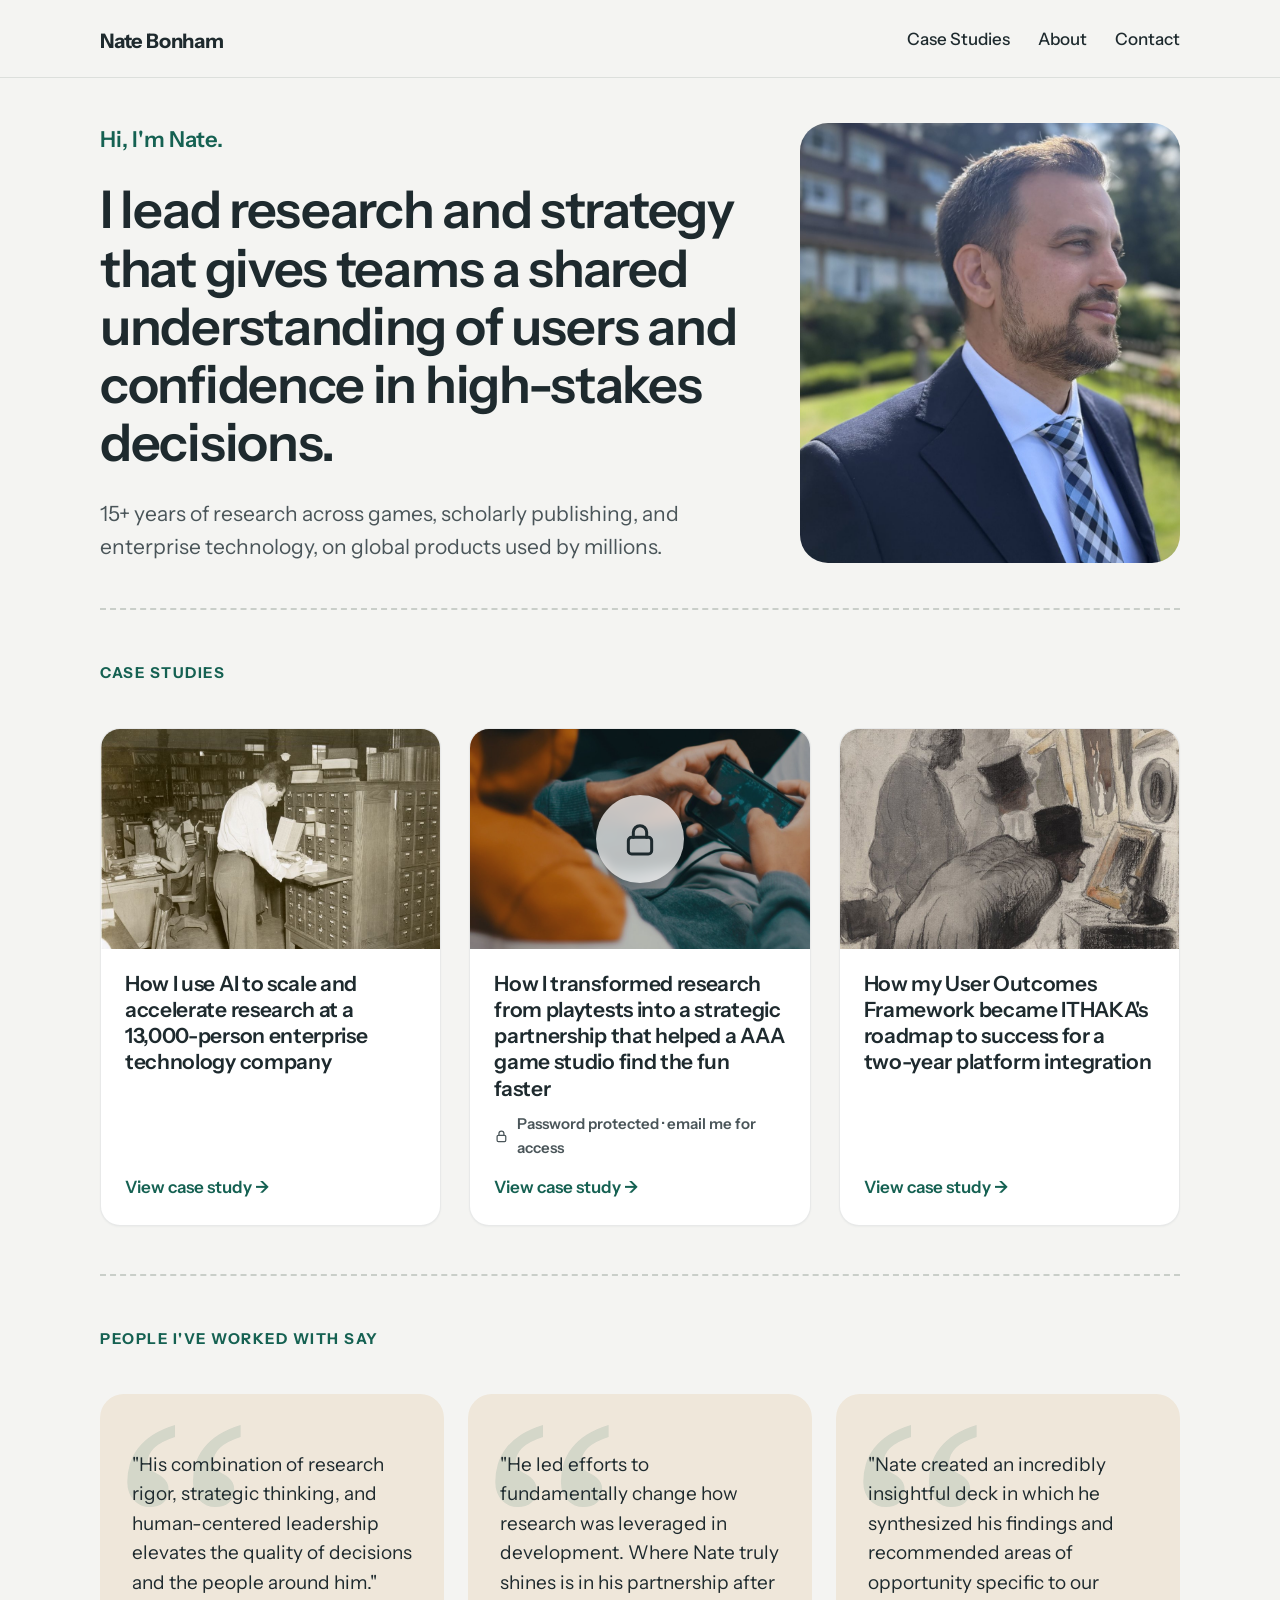
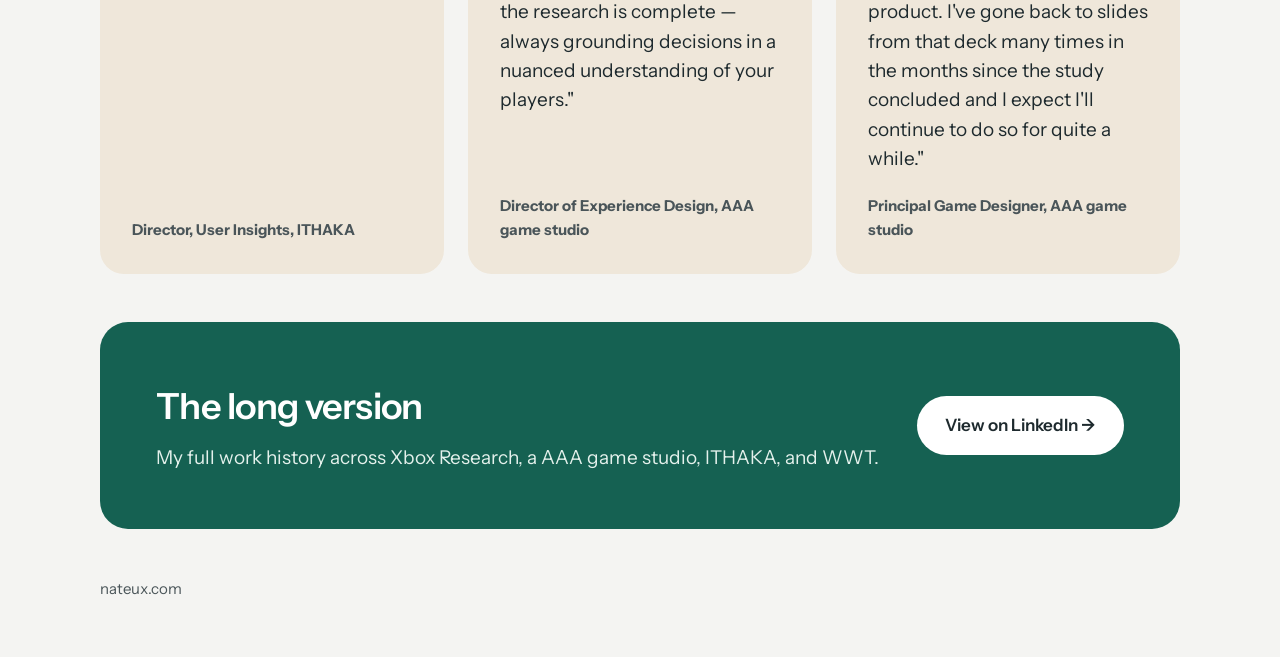
<file: index.html>
<!DOCTYPE html>
<html lang="en">
<head>
<!-- Google tag (gtag.js) -->
<script async src="https://www.googletagmanager.com/gtag/js?id=G-2LMC2ZFPCK"></script>
<script>
  window.dataLayer = window.dataLayer || [];
  function gtag(){dataLayer.push(arguments);}
  gtag('js', new Date());
  gtag('config', 'G-2LMC2ZFPCK');
</script>
<meta charset="utf-8">
<meta name="viewport" content="width=device-width, initial-scale=1">
<title>Nate Bonham · User Research Leader</title>
<meta name="description" content="I lead research and strategy that gives teams a shared understanding of users and confidence in high-stakes decisions.">
<meta property="og:type" content="website">
<meta property="og:title" content="Nate Bonham · User Research Leader">
<meta property="og:description" content="I lead research and strategy that gives teams a shared understanding of users and confidence in high-stakes decisions.">
<meta property="og:image" content="https://www.nateux.com/images/og-default.png">
<meta property="og:url" content="https://www.nateux.com/">
<link rel="preconnect" href="https://fonts.googleapis.com">
<link rel="preconnect" href="https://fonts.gstatic.com" crossorigin>
<link href="https://fonts.googleapis.com/css2?family=Instrument+Sans:wght@400;500;600;700&display=swap" rel="stylesheet">
<link rel="stylesheet" href="css/site.css?v=7be546d5">
</head>
<body>
<header class="site-header">
<div class="container">
<a class="logo" href="index.html">Nate Bonham</a>
<nav class="site-nav" aria-label="Main"><a href="work.html">Case Studies</a><a href="about.html">About</a><a href="contact.html">Contact</a></nav>
</div>
</header>
<main>
<div class="container">
<section class="hero">
<div class="hero-text">
<div class="greeting"><img class="avatar" src="images/nate-avatar.jpg" alt="Nate Bonham" width="60" height="60"><p class="eyebrow">Hi, I'm Nate.</p></div>
<h1 class="h1">I lead research and strategy that gives teams a shared understanding of users and confidence in high-stakes decisions.</h1>
<p class="lede">15+ years of research across games, scholarly publishing, and enterprise technology, on global products used by millions.</p>
</div>
<div class="hero-photo"><img src="images/nate-portrait.jpg" alt="Nate Bonham"></div>
</section>
<hr class="perf">
<section class="section" aria-labelledby="cs">
<h2 class="label" id="cs">Case studies</h2>
<div class="card-grid">
<a class="case-card" href="case-study-ai-research-hub.html">
<img src="images/nlm-card-catalog.jpg" alt="A librarian pulls a card from an open drawer of a large wooden card catalog" style="object-position: 50% 12%">
<h3>How I use AI to scale and accelerate research at a 13,000-person enterprise technology company</h3>
<span class="more">View case study →</span>
</a>
<a class="case-card" href="case-study-generative-research.html">
<div class="card-media locked-media"><img src="images/game-phone.jpg" alt="A player in headphones and an orange hoodie holding a phone sideways to play a game" style="object-position: 50% 62%"><div class="lock-overlay" aria-hidden="true"><svg viewBox="0 0 24 24" width="40" height="40" fill="none" stroke="currentColor" stroke-width="1.8" stroke-linecap="round" stroke-linejoin="round"><rect x="5" y="11" width="14" height="10" rx="2"/><path d="M8 11V8a4 4 0 0 1 8 0v3"/></svg></div></div>
<h3>How I transformed research from playtests into a strategic partnership that helped a AAA game studio find the fun faster</h3>
<span class="locked"><svg viewBox="0 0 24 24" width="16" height="16" fill="none" stroke="currentColor" stroke-width="2" stroke-linecap="round" stroke-linejoin="round" aria-hidden="true"><rect x="5" y="11" width="14" height="10" rx="2"/><path d="M8 11V8a4 4 0 0 1 8 0v3"/></svg>Password protected · email me for access</span>
<span class="more">View case study →</span>
</a>
<a class="case-card" href="case-study-jstor.html">
<img src="images/daumier-art-lovers.jpg" alt="Sketch of three men in top hats leaning in to study framed pictures" style="object-position: 50% 30%">
<h3>How my User Outcomes Framework became ITHAKA's roadmap to success for a two-year platform integration</h3>
<span class="more">View case study →</span>
</a>
</div>
</section>
<hr class="perf">
<section class="section" aria-labelledby="pw">
<h2 class="label" id="pw">People I've worked with say</h2>
<div class="quote-grid">
<figure class="quote">
<blockquote>"His combination of research rigor, strategic thinking, and human-centered leadership elevates the quality of decisions and the people around him."</blockquote>
<figcaption>Director, User Insights, ITHAKA</figcaption>
</figure>
<figure class="quote">
<blockquote>"He led efforts to fundamentally change how research was leveraged in development. Where Nate truly shines is in his partnership after the research is complete — always grounding decisions in a nuanced understanding of your players."</blockquote>
<figcaption>Director of Experience Design, AAA game studio</figcaption>
</figure>
<figure class="quote">
<blockquote>"Nate created an incredibly insightful deck in which he synthesized his findings and recommended areas of opportunity specific to our product. I've gone back to slides from that deck many times in the months since the study concluded and I expect I'll continue to do so for quite a while."</blockquote>
<figcaption>Principal Game Designer, AAA game studio</figcaption>
</figure>
</div>
</section>
<section class="cta">
<div style="flex: 1 1 420px">
<h2>The long version</h2>
<p>My full work history across Xbox Research, a AAA game studio, ITHAKA, and WWT.</p>
</div>
<a class="btn-light" href="https://www.linkedin.com/in/nathanielbonham" target="_blank" rel="noopener">View on LinkedIn →</a>
</section>
</div>
</main>
<footer class="site-footer"><div class="container">nateux.com</div></footer>
<script src="js/site.js?v=d96bf8d9"></script>
</body>
</html>
</file>
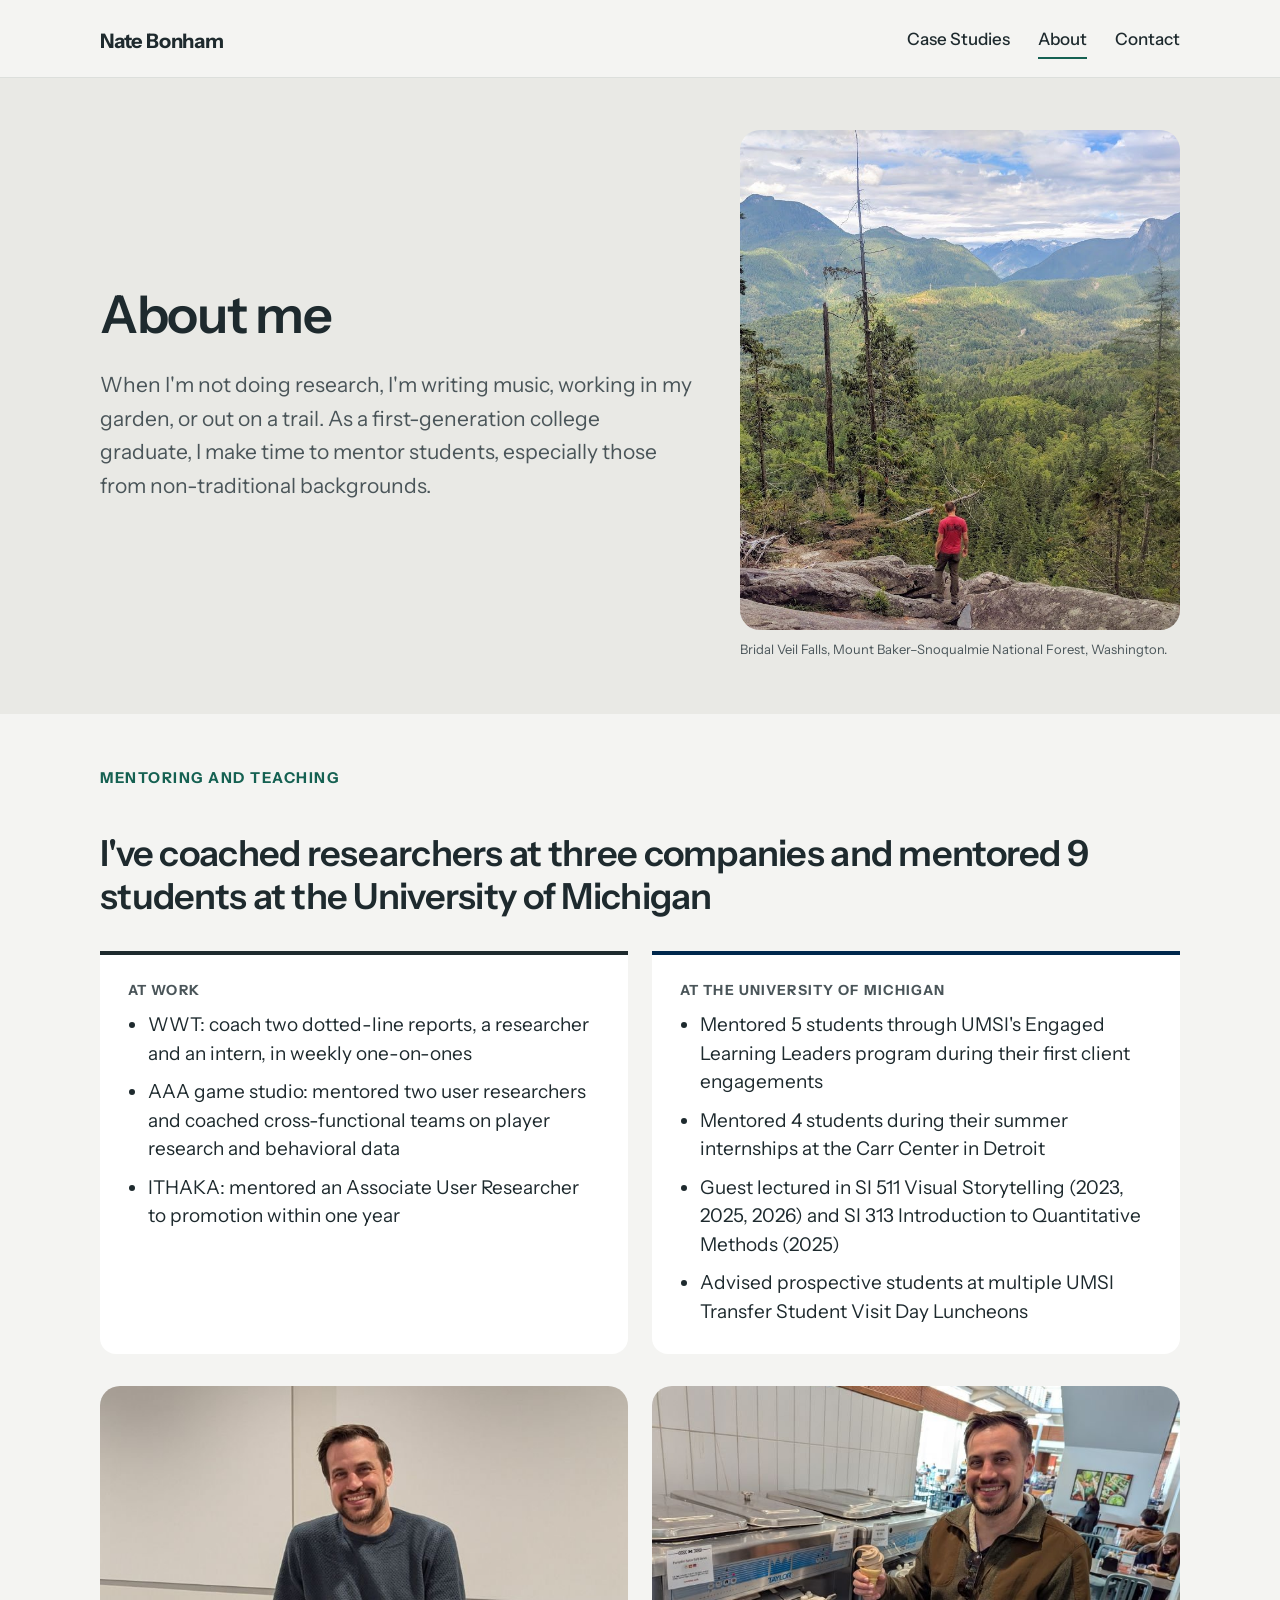
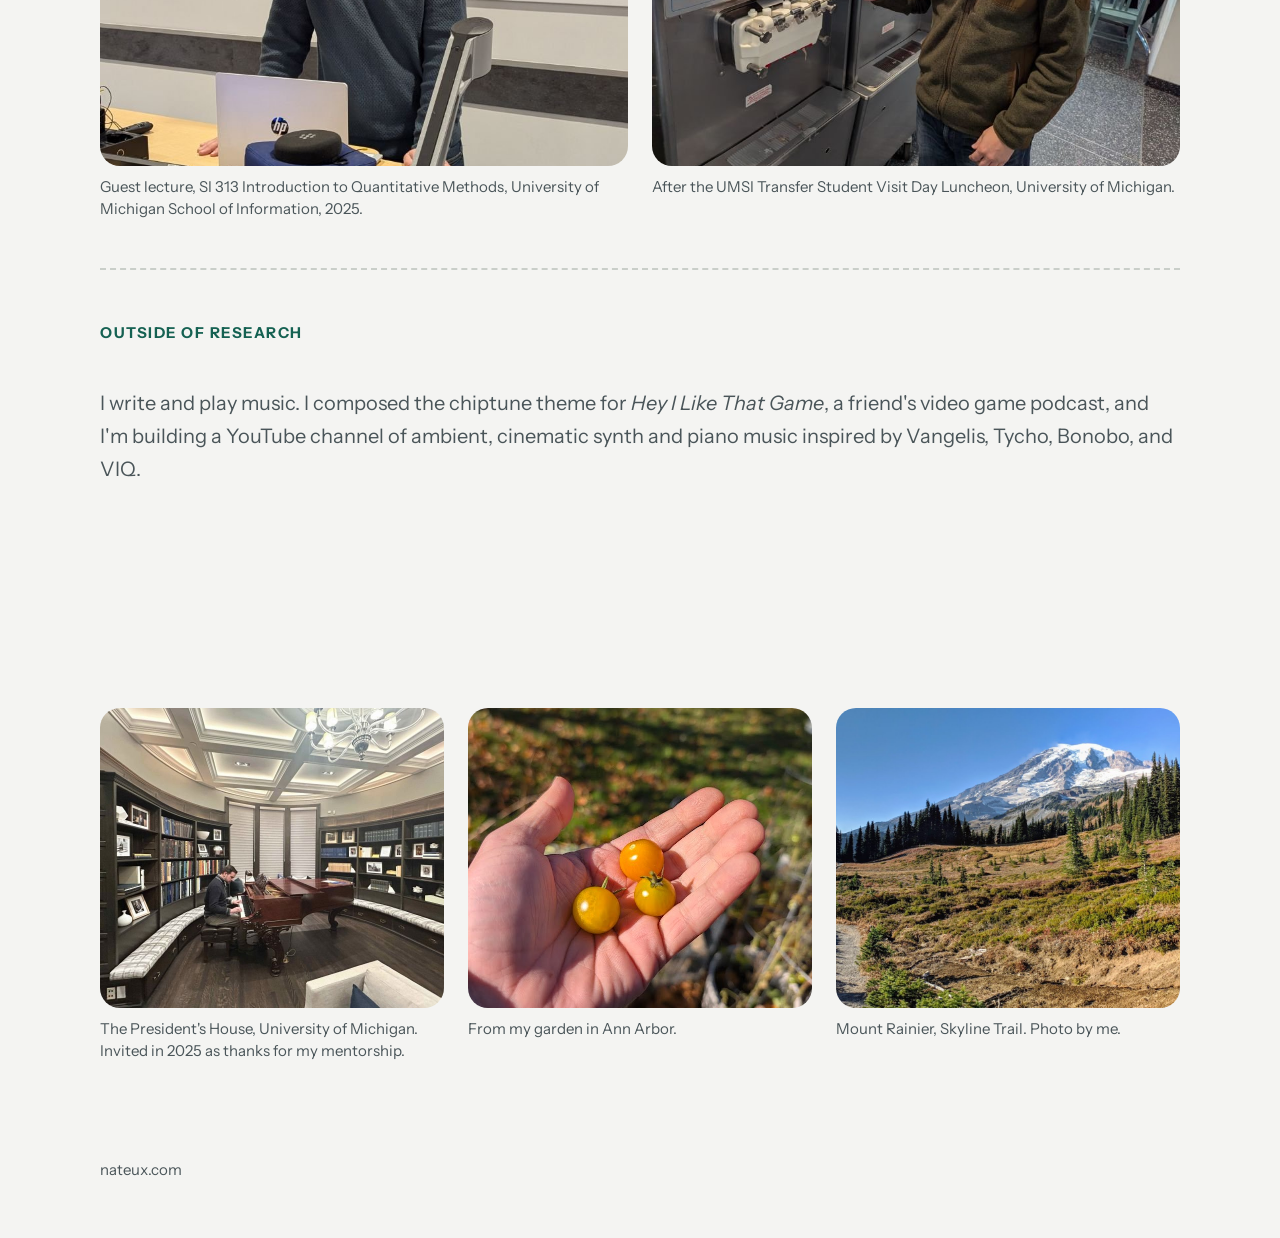
<file: about.html>
<!DOCTYPE html>
<html lang="en">
<head>
<!-- Google tag (gtag.js) -->
<script async src="https://www.googletagmanager.com/gtag/js?id=G-2LMC2ZFPCK"></script>
<script>
  window.dataLayer = window.dataLayer || [];
  function gtag(){dataLayer.push(arguments);}
  gtag('js', new Date());
  gtag('config', 'G-2LMC2ZFPCK');
</script>
<meta charset="utf-8">
<meta name="viewport" content="width=device-width, initial-scale=1">
<title>About · Nate Bonham</title>
<meta name="description" content="Nate Bonham: researcher, mentor, and musician.">
<meta property="og:type" content="website">
<meta property="og:title" content="About · Nate Bonham">
<meta property="og:description" content="Nate Bonham: researcher, mentor, and musician.">
<meta property="og:image" content="https://www.nateux.com/images/og-default.png">
<meta property="og:url" content="https://www.nateux.com/about.html">
<link rel="preconnect" href="https://fonts.googleapis.com">
<link rel="preconnect" href="https://fonts.gstatic.com" crossorigin>
<link href="https://fonts.googleapis.com/css2?family=Instrument+Sans:wght@400;500;600;700&display=swap" rel="stylesheet">
<link rel="stylesheet" href="css/site.css?v=7be546d5">
</head>
<body>
<header class="site-header">
<div class="container">
<a class="logo" href="index.html">Nate Bonham</a>
<nav class="site-nav" aria-label="Main"><a href="work.html">Case Studies</a><a href="about.html" aria-current="page">About</a><a href="contact.html" >Contact</a></nav>
</div>
</header>
<main>
<section class="band theme-neutral">
<div class="container">
<div class="intro">
<div class="intro-text">
<h1 class="h1">About me</h1>
<p class="lede">When I'm not doing research, I'm writing music, working in my garden, or out on a trail. As a first-generation college graduate, I make time to mentor students, especially those from non-traditional backgrounds.</p>
</div>
<figure class="intro-art">
<img src="images/about-overlook.jpg" alt="Nate in a red shirt standing on a rock ledge, looking out over forested valleys and mountains" style="object-position: 50% 60%">
<figcaption>Bridal Veil Falls, Mount Baker–Snoqualmie National Forest, Washington.</figcaption>
</figure>
</div>
</div>
</section>
<div class="container">
<section class="section" aria-labelledby="mentoring">
<h2 class="label" id="mentoring">Mentoring and teaching</h2>
<h3 class="h2 h2--full">I've coached researchers at three companies and mentored 9 students at the University of Michigan</h3>
<div class="grid-2 theme-neutral">
<div class="box"><div class="box-tag">At work</div><ul>
<li>WWT: coach two dotted-line reports, a researcher and an intern, in weekly one-on-ones</li>
<li>AAA game studio: mentored two user researchers and coached cross-functional teams on player research and behavioral data</li>
<li>ITHAKA: mentored an Associate User Researcher to promotion within one year</li>
</ul></div>
<div class="box box--umich"><div class="box-tag">At the University of Michigan</div><ul>
<li>Mentored 5 students through UMSI's Engaged Learning Leaders program during their first client engagements</li>
<li>Mentored 4 students during their summer internships at the Carr Center in Detroit</li>
<li>Guest lectured in SI 511 Visual Storytelling (2023, 2025, 2026) and SI 313 Introduction to Quantitative Methods (2025)</li>
<li>Advised prospective students at multiple UMSI Transfer Student Visit Day Luncheons</li>
</ul></div>
</div>
<div class="about-grid about-grid--2">
<figure class="about-photo"><img src="images/about-lecture.jpg" alt="Nate smiling at a lecture podium with a laptop and a University of Michigan block M cube" data-lightbox loading="lazy" style="object-position: 50% 30%"><figcaption>Guest lecture, SI 313 Introduction to Quantitative Methods, University of Michigan School of Information, 2025.</figcaption></figure>
<figure class="about-photo"><img src="images/about-softserve.jpg" alt="Nate holding a soft serve cone next to dispensers in a dining hall" data-lightbox loading="lazy" style="object-position: 60% 40%"><figcaption>After the UMSI Transfer Student Visit Day Luncheon, University of Michigan.</figcaption></figure>
</div>
</section>
<hr class="perf">
<section class="section" aria-labelledby="outside">
<h2 class="label" id="outside">Outside of research</h2>
<div class="about-intro">
<p class="about-text">I write and play music. I composed the chiptune theme for <em>Hey I Like That Game</em>, a friend's video game podcast, and I'm building a YouTube channel of ambient, cinematic synth and piano music inspired by Vangelis, Tycho, Bonobo, and VIQ.</p>
<iframe class="about-player" title="Power Up Your Robot Fury, theme for Hey I Like That Game, by n8-bit" width="100%" height="166" scrolling="no" frameborder="no" loading="lazy" allow="autoplay; encrypted-media" src="https://w.soundcloud.com/player/?url=https%3A//api.soundcloud.com/tracks/soundcloud%253Atracks%253A1183111282&color=%23156152&auto_play=false&hide_related=true&show_comments=false&show_user=true&show_reposts=false&show_teaser=false"></iframe>
</div>
<div class="about-grid">
<figure class="about-photo"><img src="images/about-piano.jpg" alt="Nate playing a grand piano in a library with curved bookshelves" data-lightbox loading="lazy"><figcaption>The President's House, University of Michigan. Invited in 2025 as thanks for my mentorship.</figcaption></figure>
<figure class="about-photo"><img src="images/about-tomatoes.jpg" alt="Three small yellow tomatoes in an open hand above a garden" data-lightbox loading="lazy" style="object-position: 50% 55%"><figcaption>From my garden in Ann Arbor.</figcaption></figure>
<figure class="about-photo"><img src="images/about-rainier.jpg" alt="Trail through an alpine meadow toward snow-covered Mount Rainier" data-lightbox loading="lazy" style="object-position: 75% 50%"><figcaption>Mount Rainier, Skyline Trail. Photo by me.</figcaption></figure>
</div>
</section>
</div>
</main>
<footer class="site-footer"><div class="container">nateux.com</div></footer>
<script src="js/site.js?v=d96bf8d9"></script>
</body>
</html>
</file>
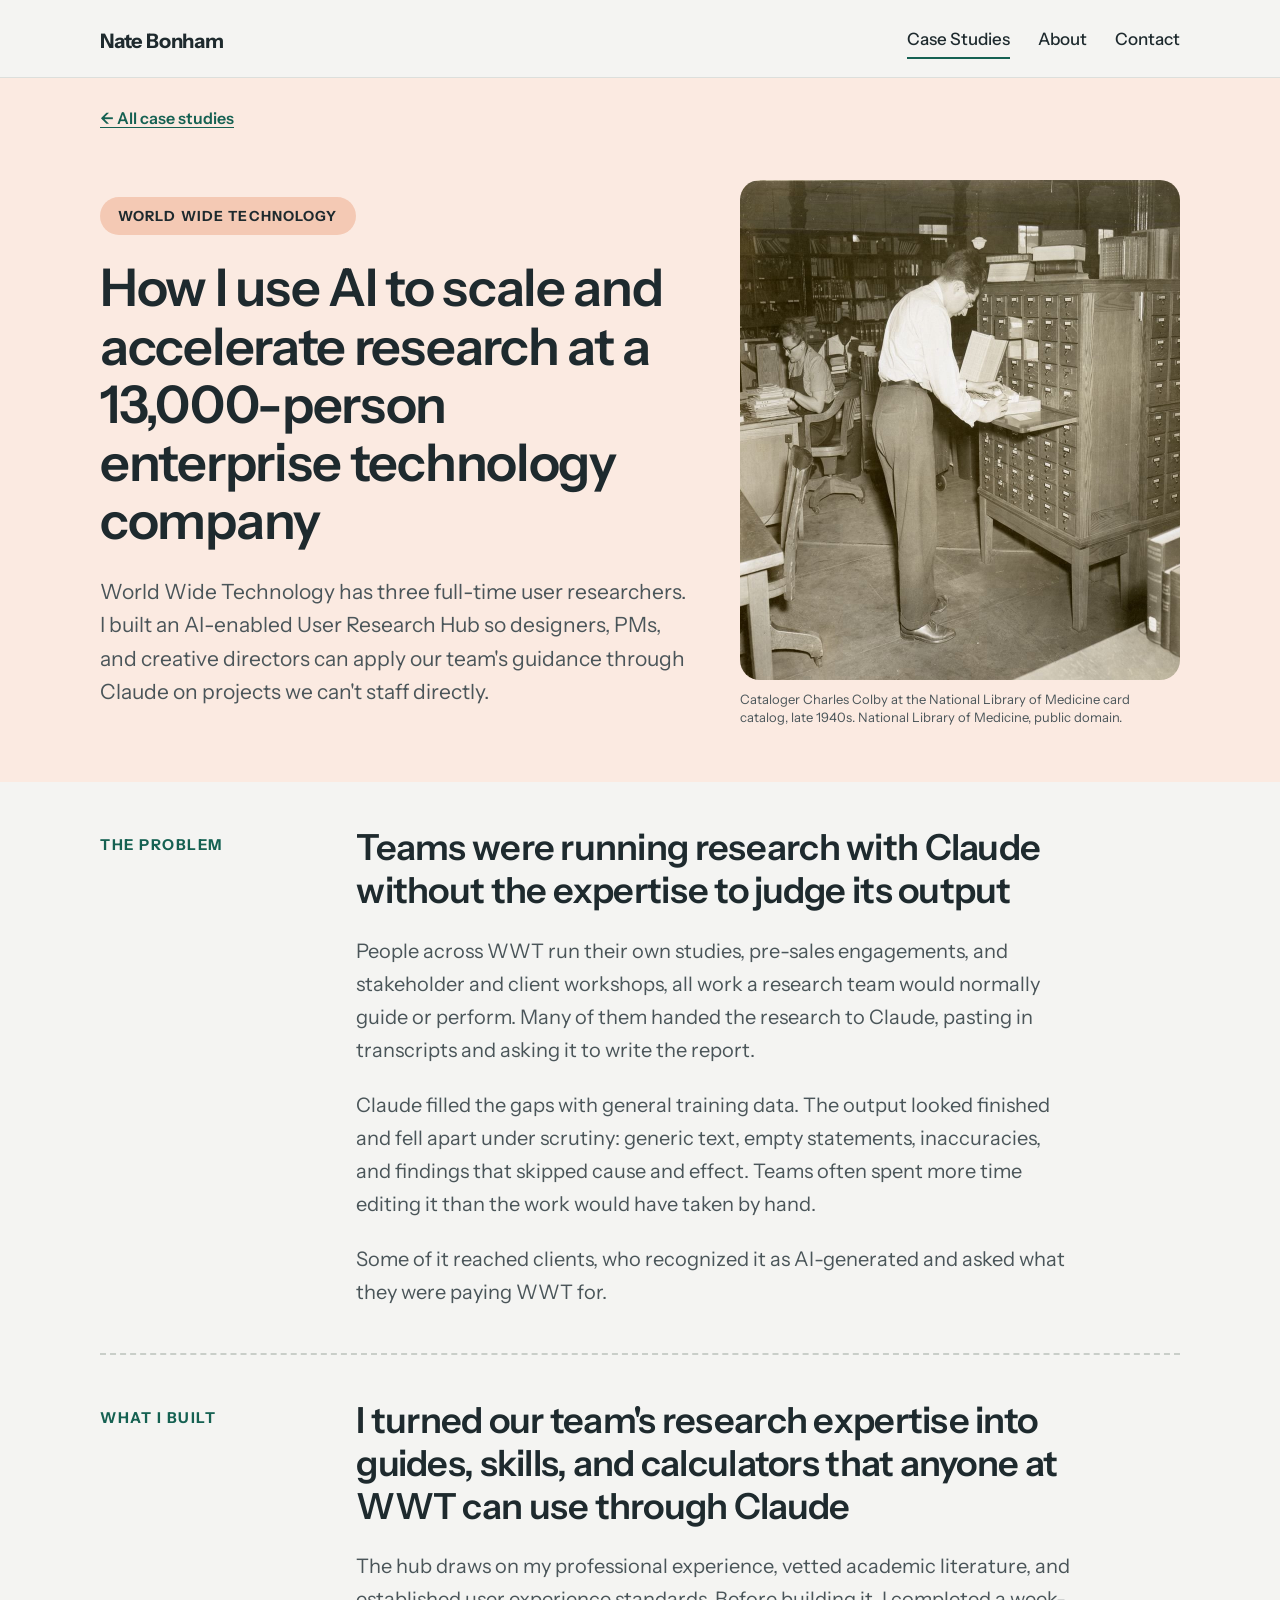
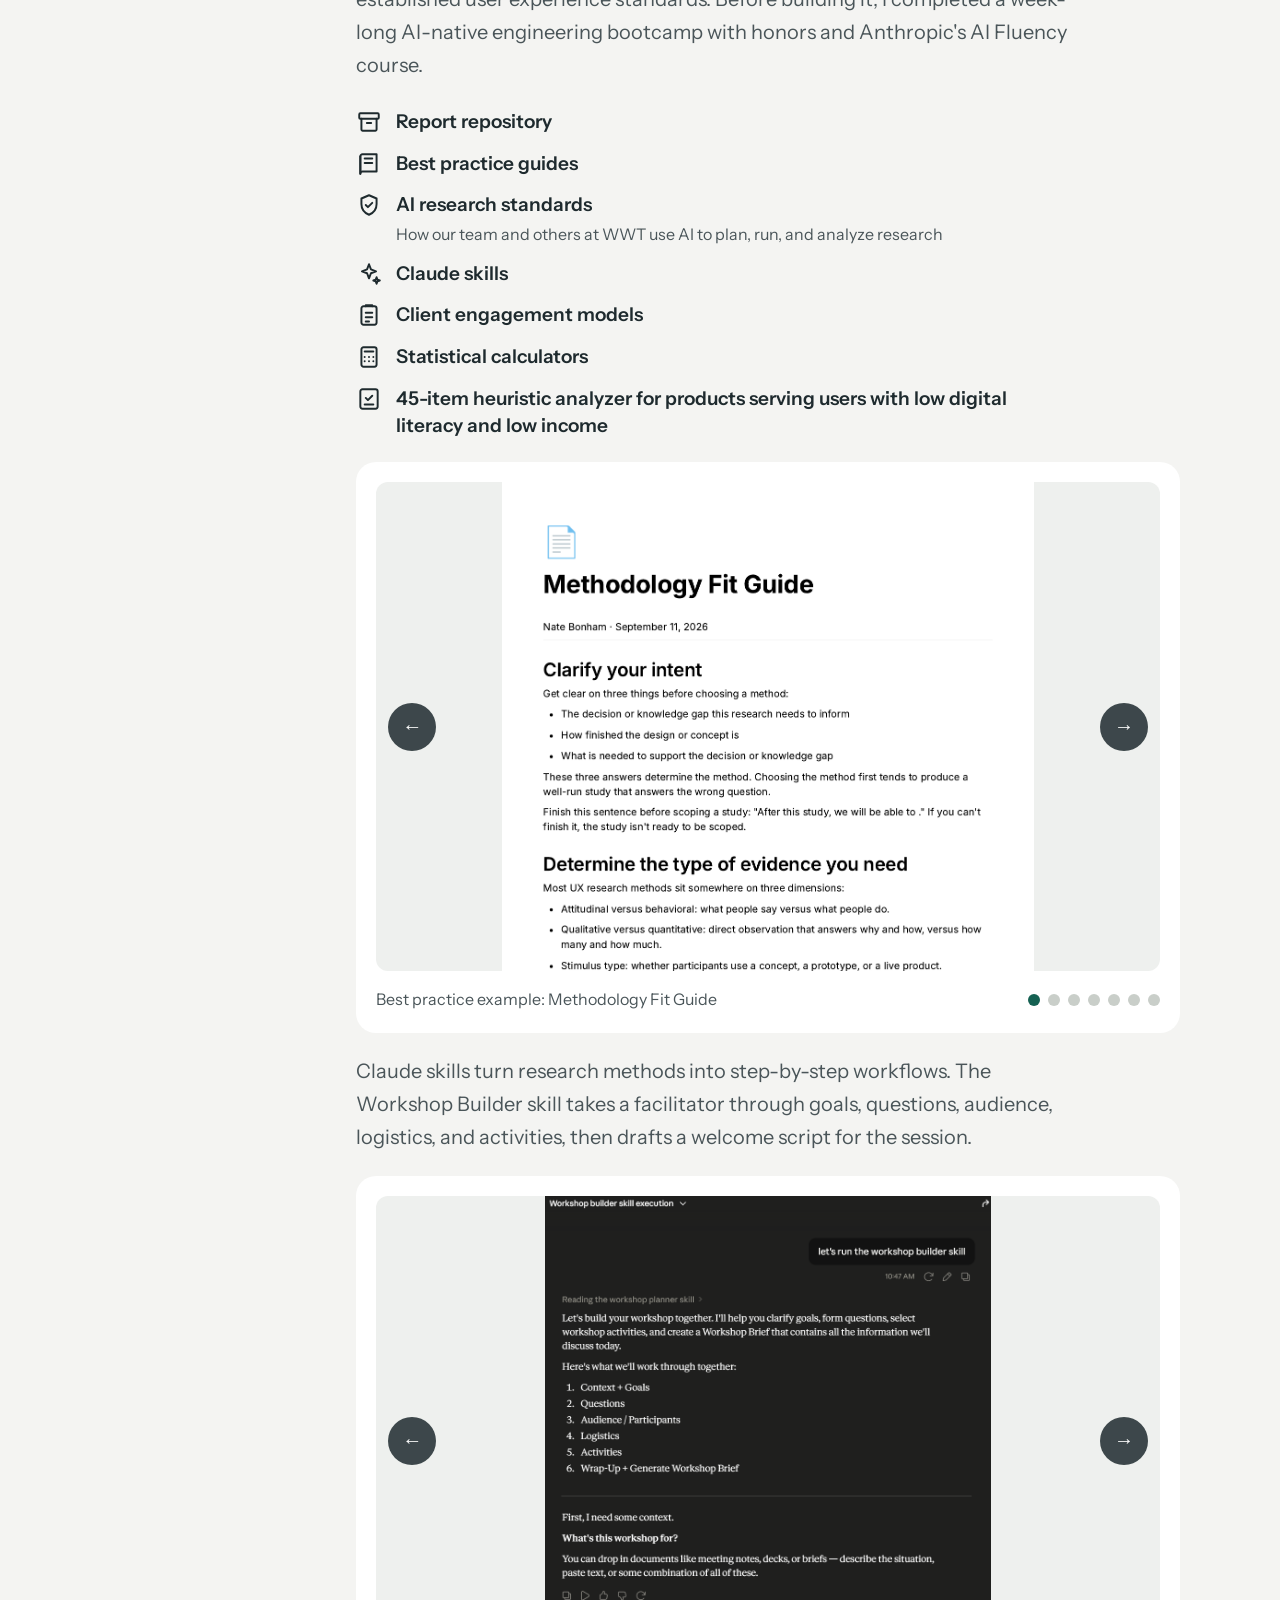
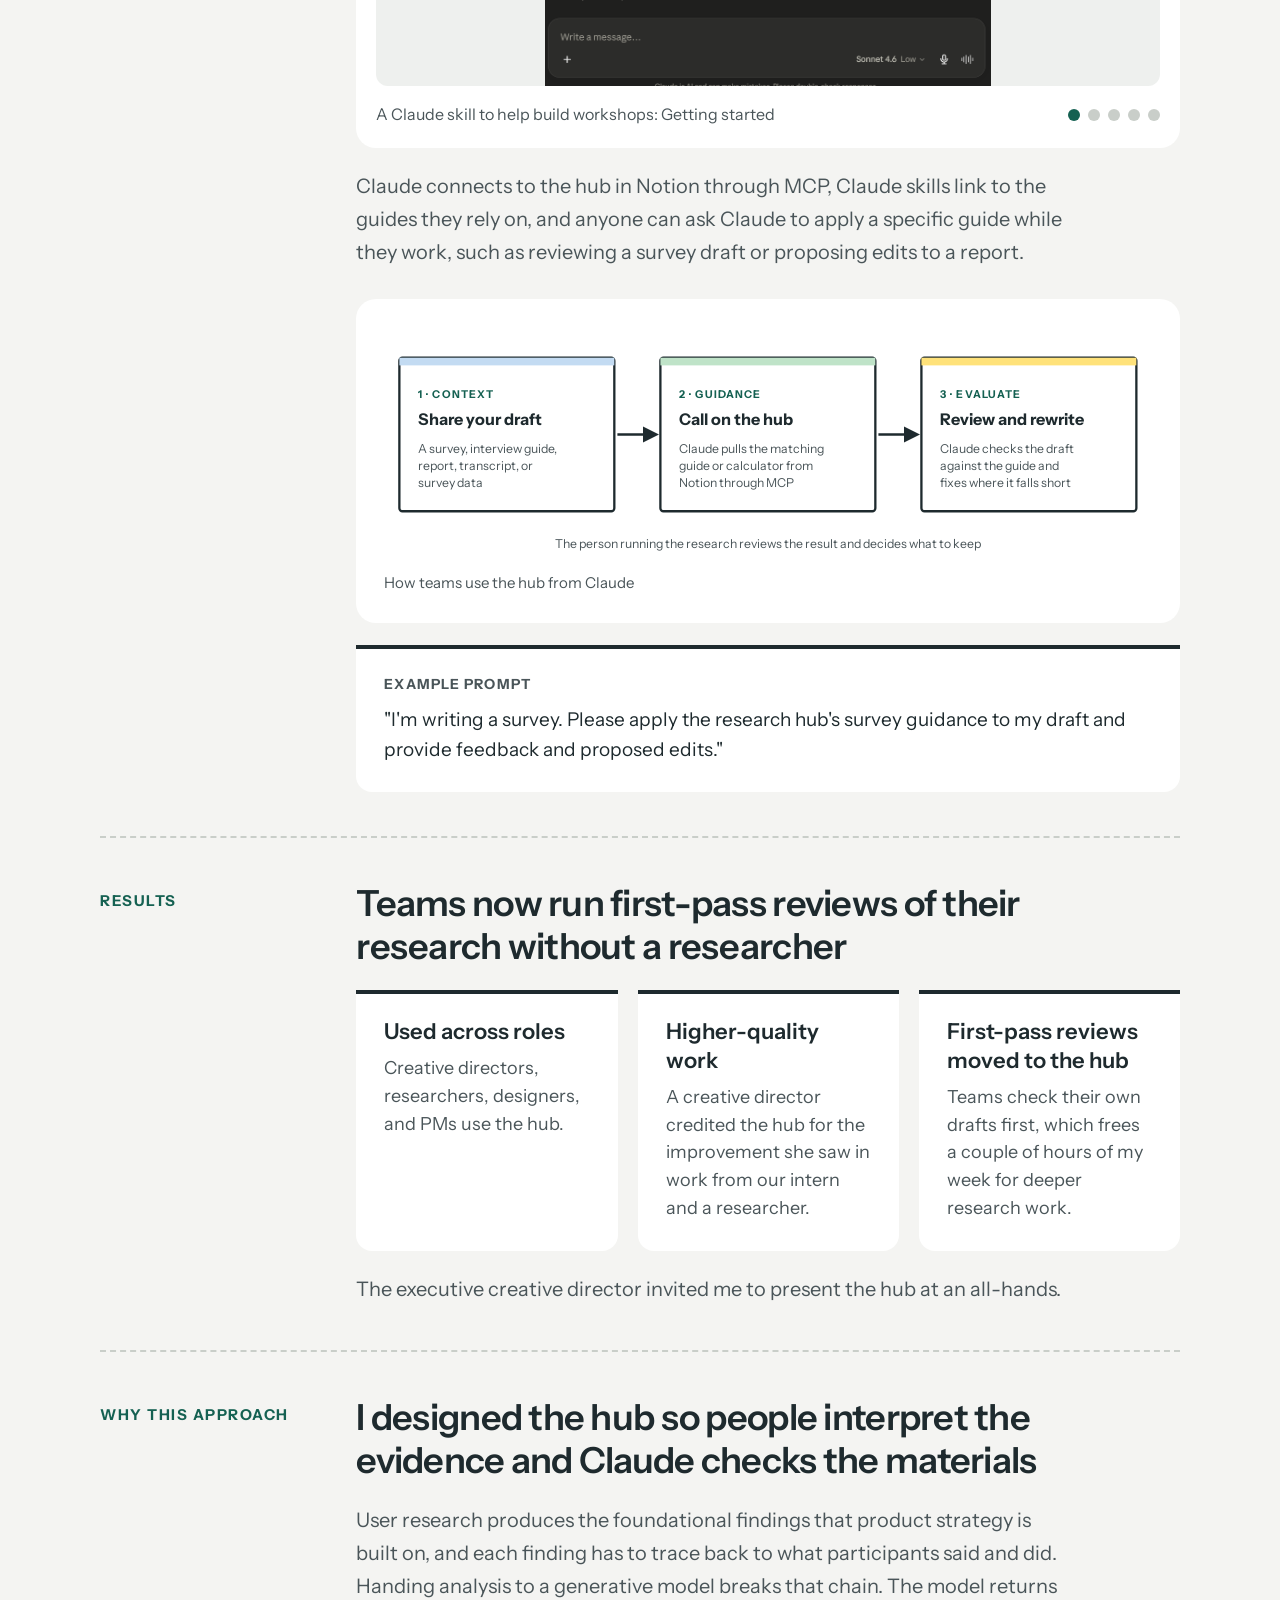
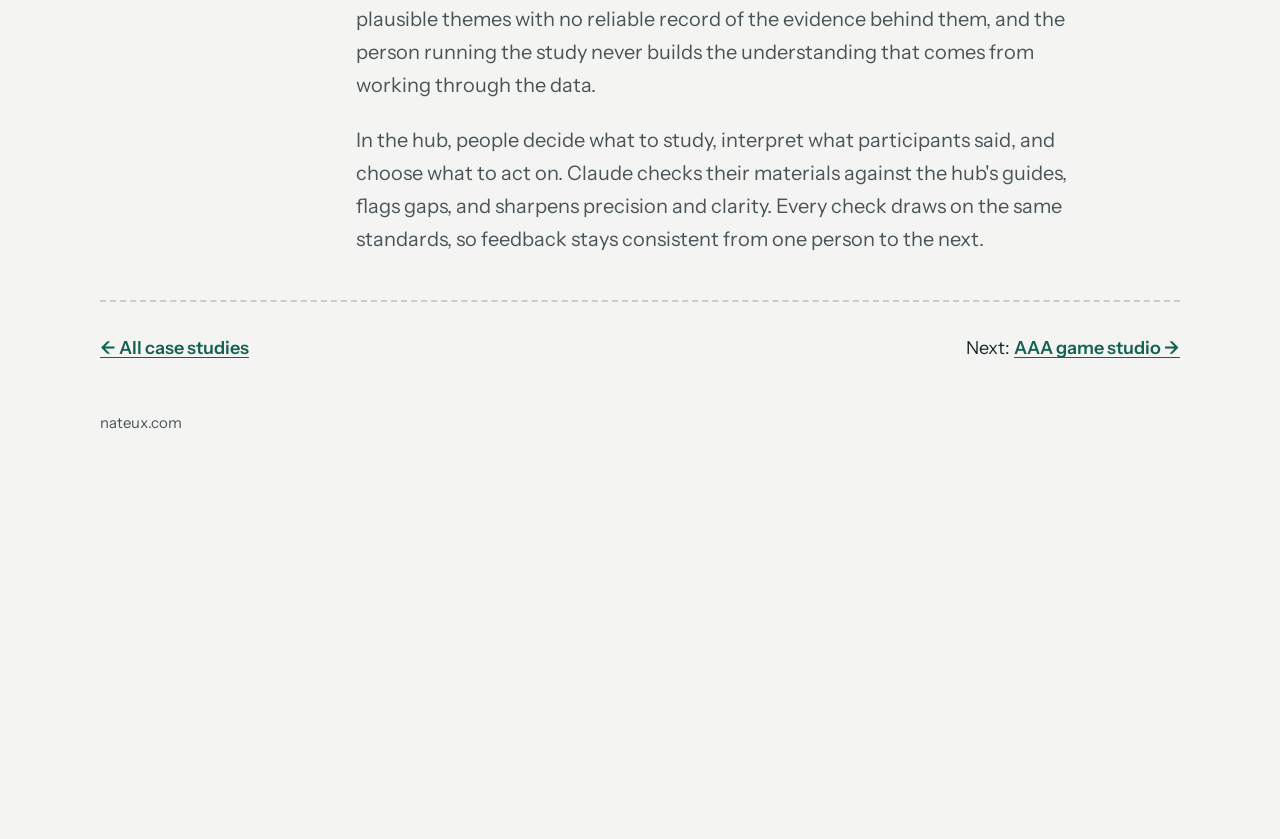
<file: ai-practice.html>
<!DOCTYPE html>
<html lang="en"><head><meta charset="utf-8">
<title>Moved · Nate Bonham</title>
<meta name="robots" content="noindex">
<link rel="canonical" href="https://www.nateux.com/case-study-ai-research-hub.html">
<meta http-equiv="refresh" content="0; url=case-study-ai-research-hub.html">
</head><body><p>This page moved to <a href="case-study-ai-research-hub.html">the AI research hub case study</a>.</p></body></html>
</file>
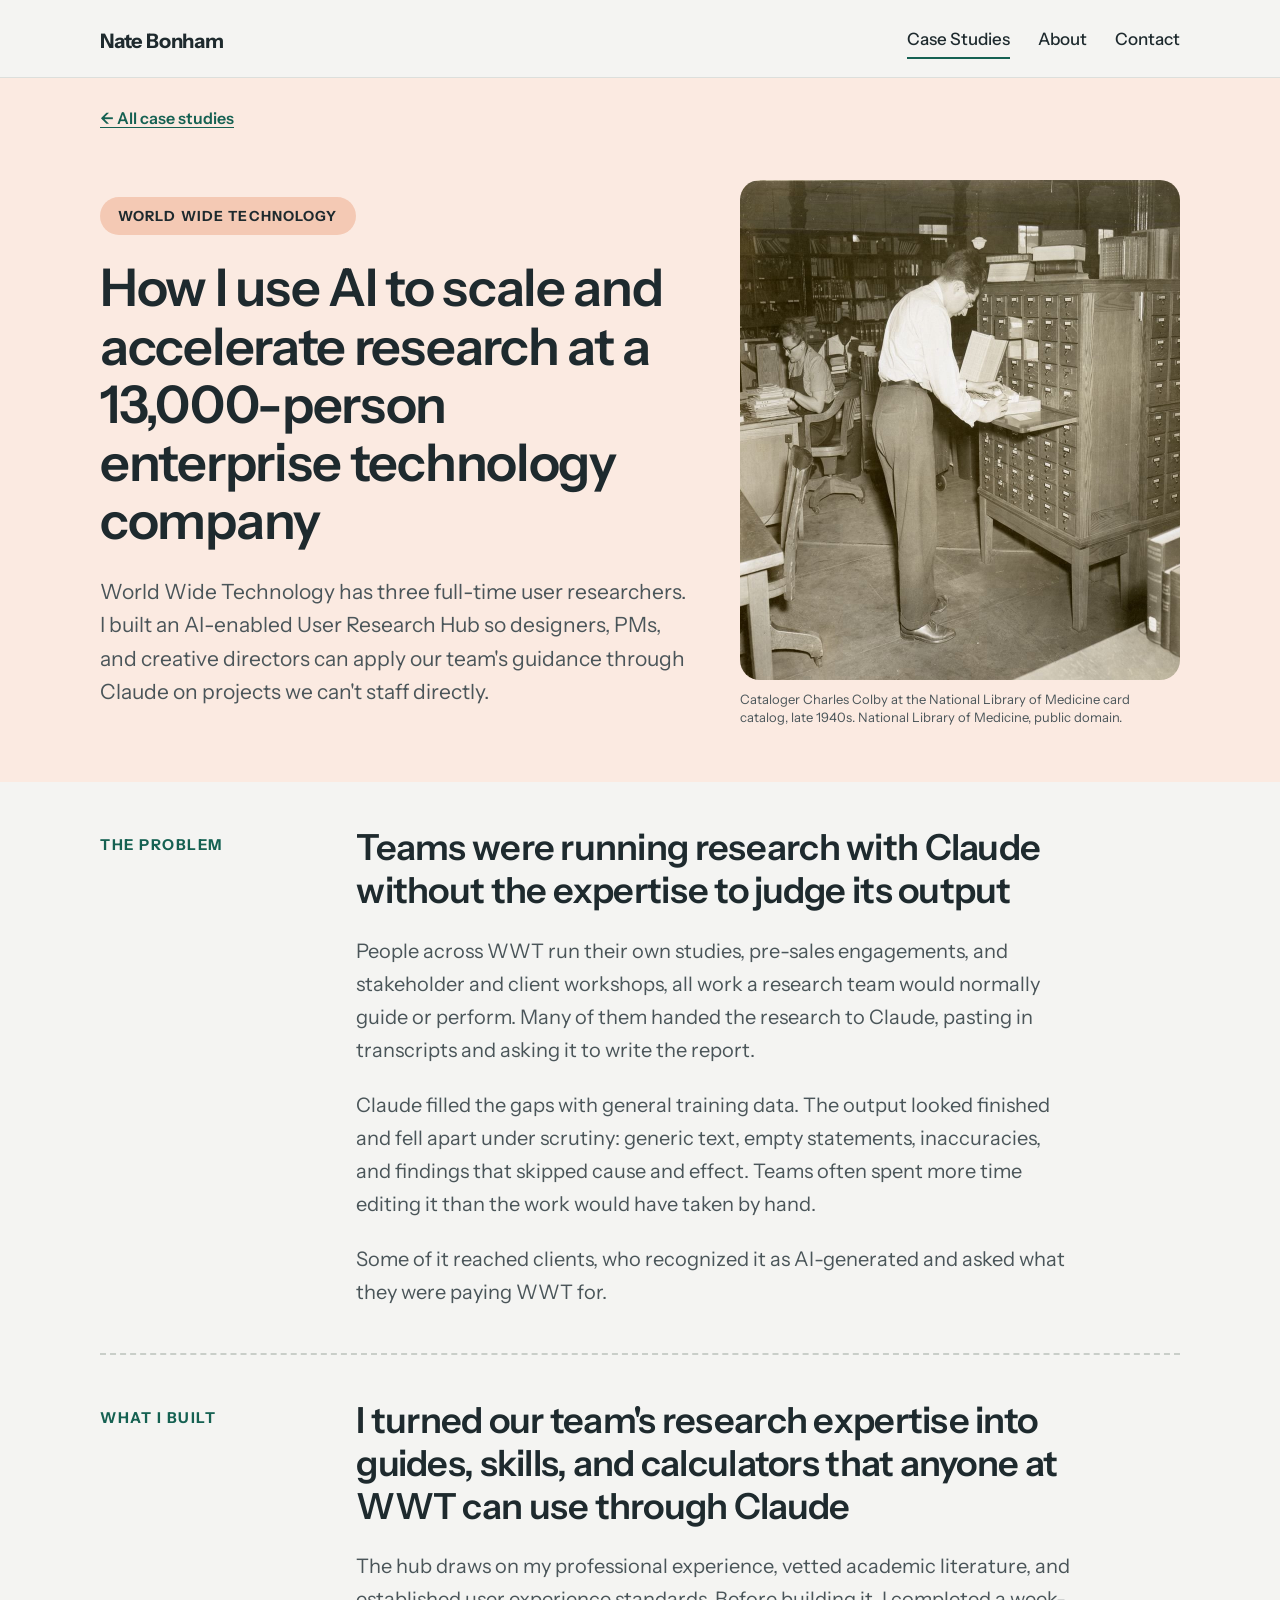
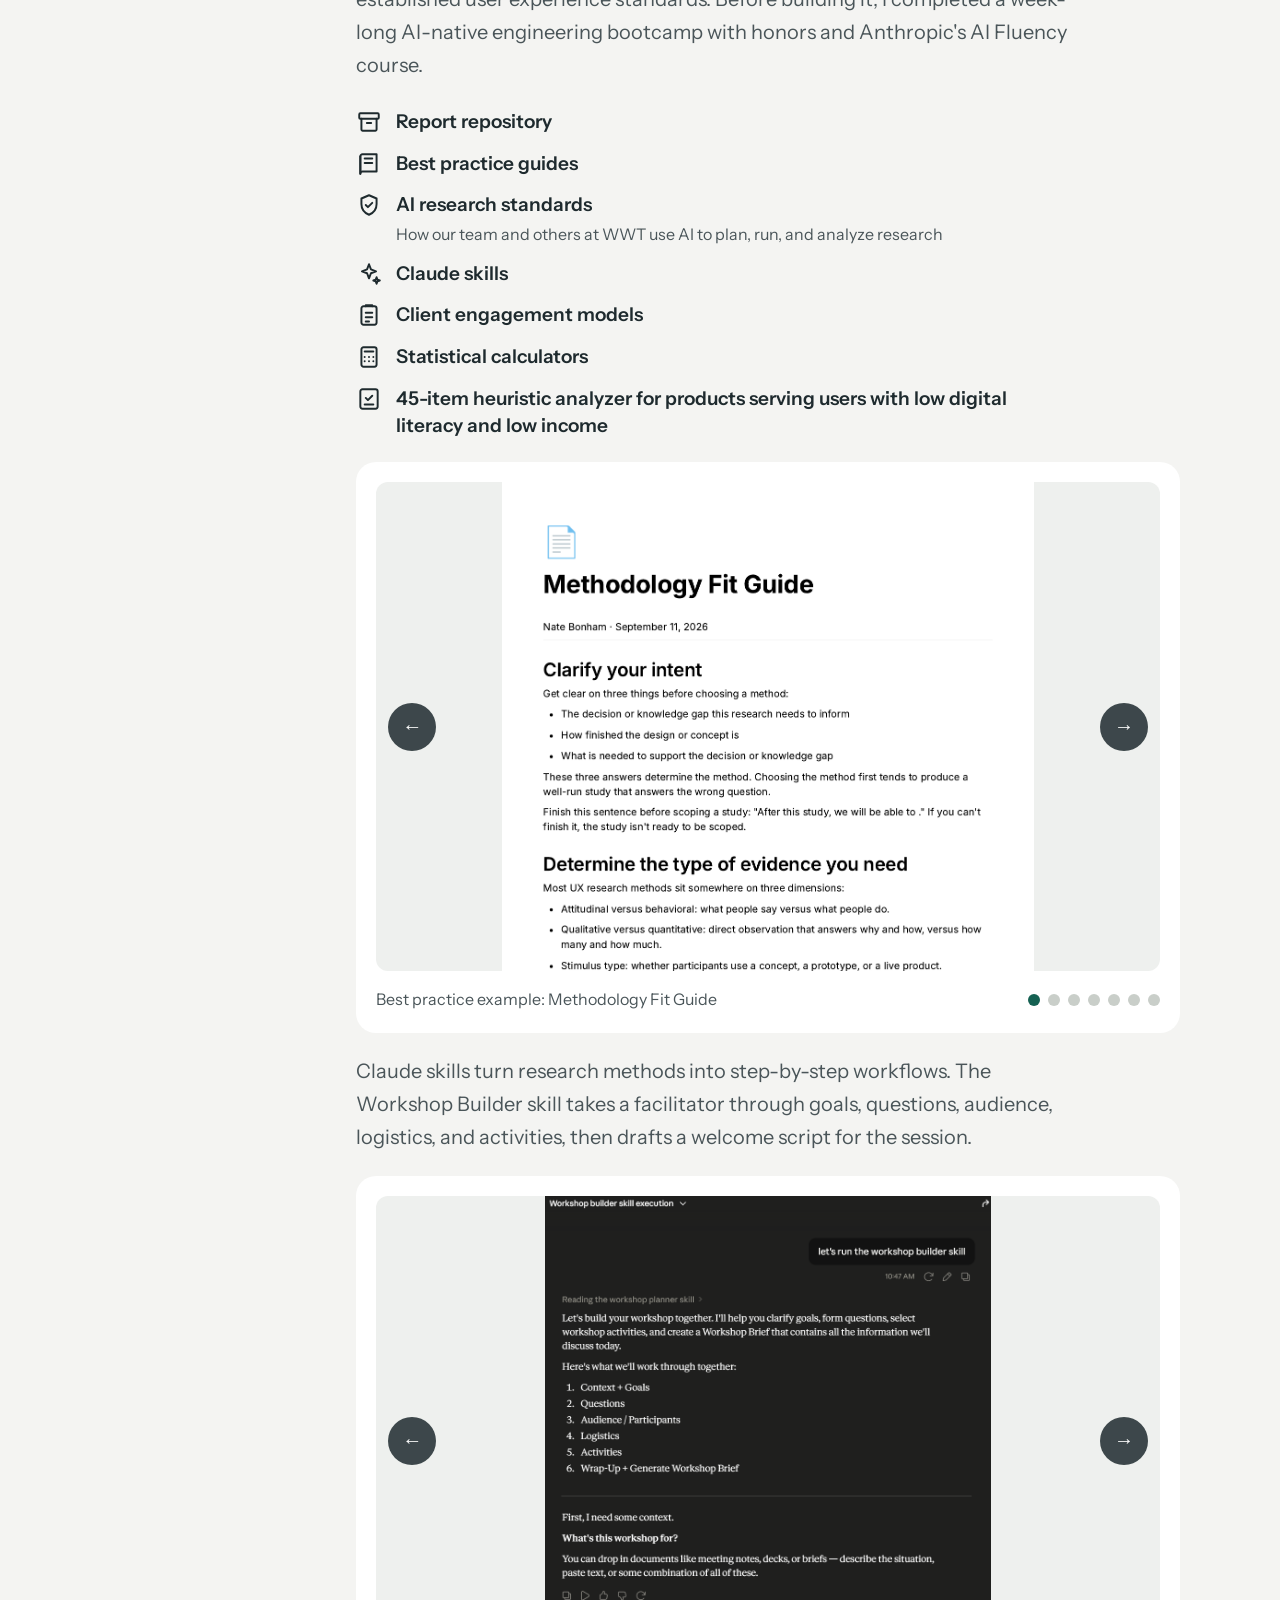
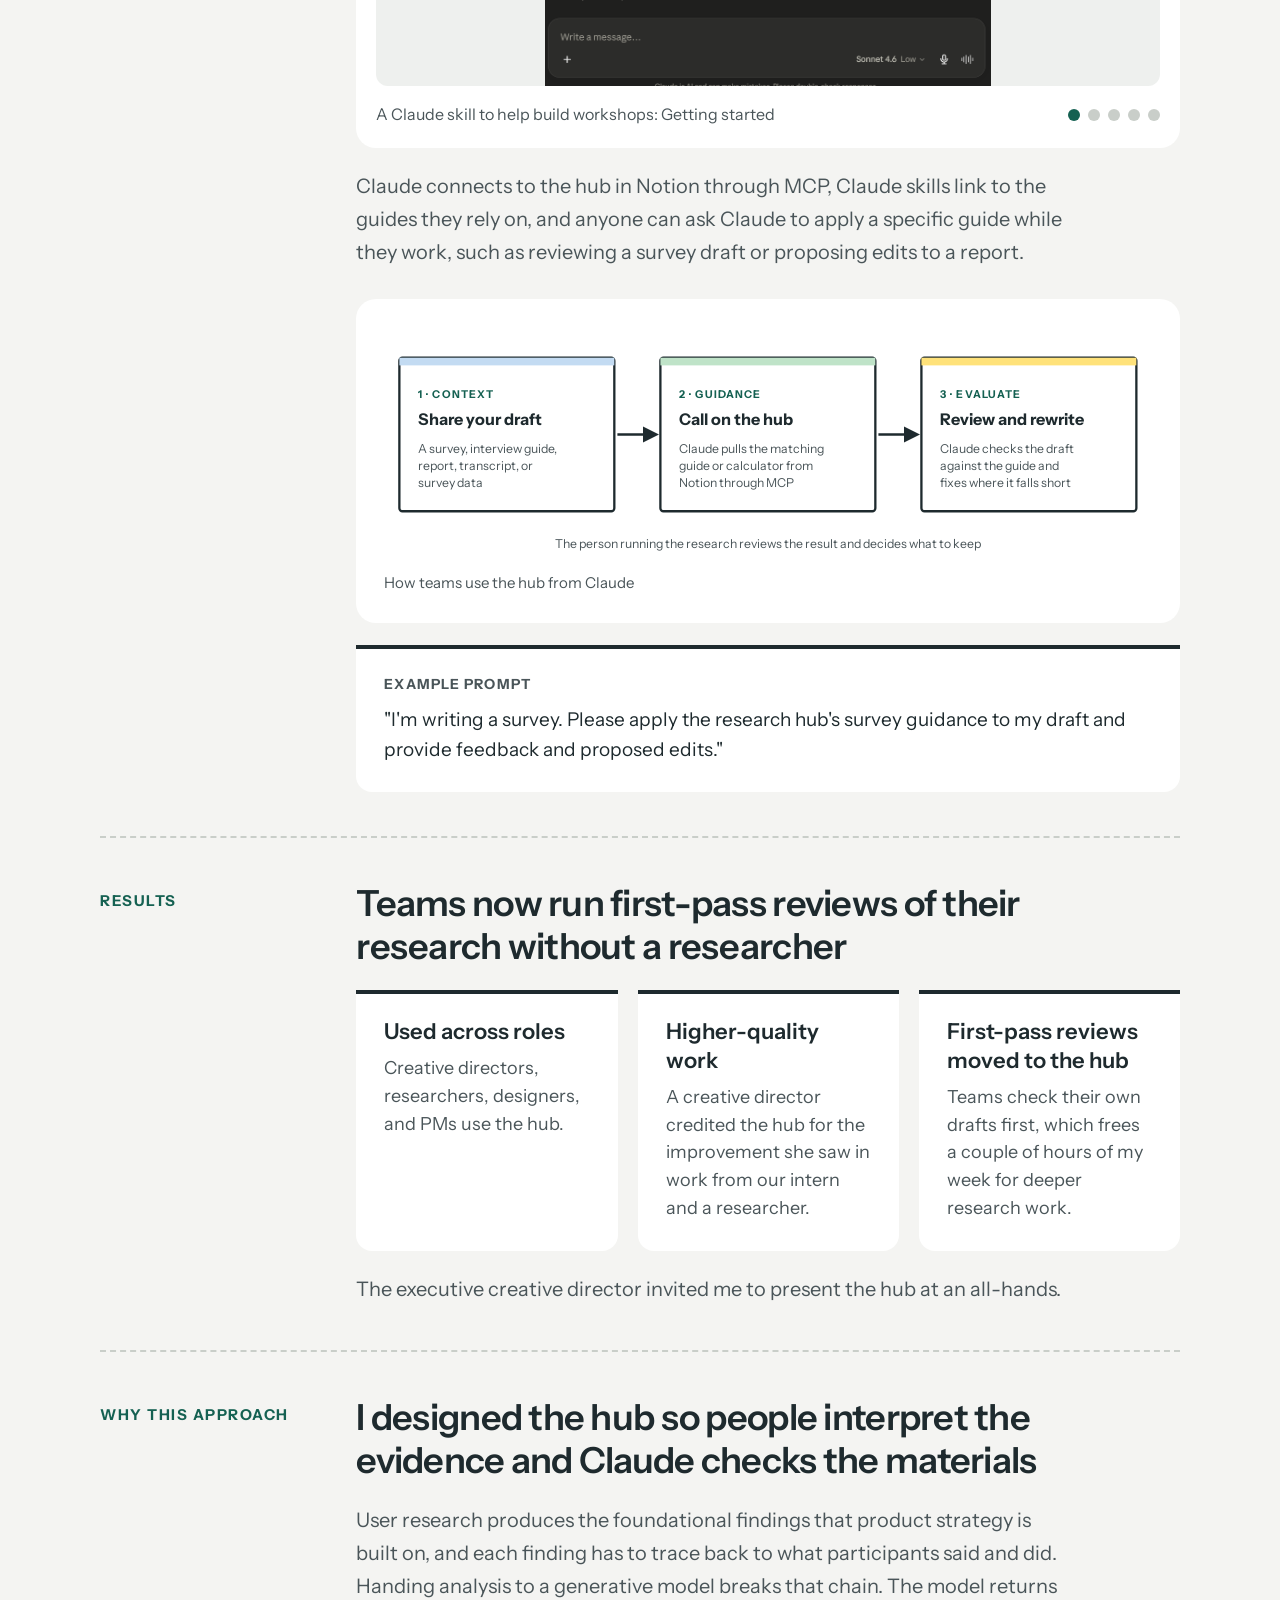
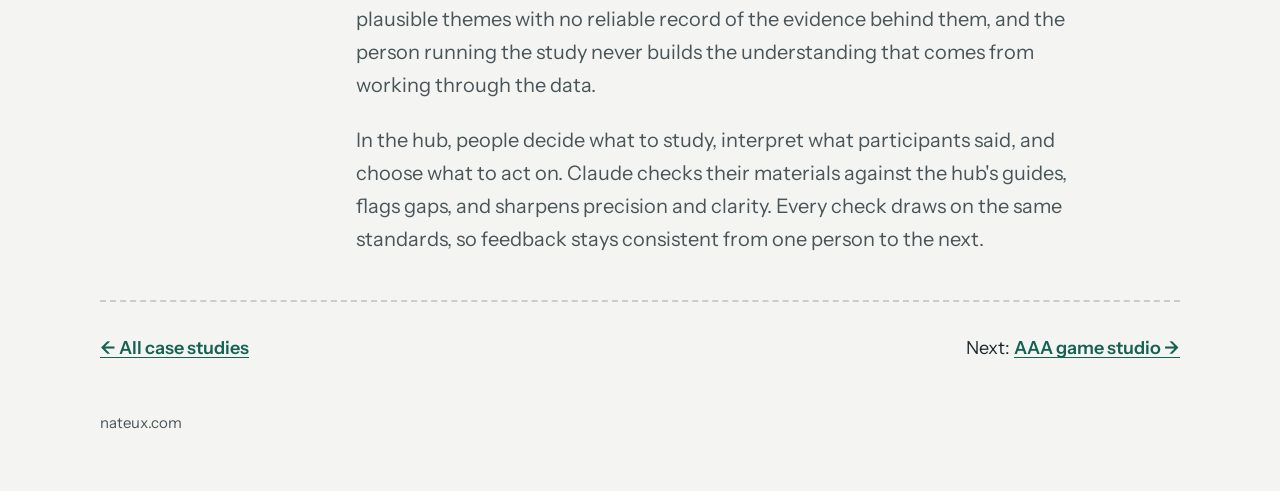
<file: case-study-ai-research-hub.html>
<!DOCTYPE html>
<html lang="en">
<head>
<!-- Google tag (gtag.js) -->
<script async src="https://www.googletagmanager.com/gtag/js?id=G-2LMC2ZFPCK"></script>
<script>
  window.dataLayer = window.dataLayer || [];
  function gtag(){dataLayer.push(arguments);}
  gtag('js', new Date());
  gtag('config', 'G-2LMC2ZFPCK');
</script>
<meta charset="utf-8">
<meta name="viewport" content="width=device-width, initial-scale=1">
<title>AI research hub case study · Nate Bonham</title>
<meta name="description" content="How Nate Bonham built an AI-enabled User Research Hub that extends a three-person research team across a 13,000-person organization.">
<meta property="og:type" content="website">
<meta property="og:title" content="AI research hub case study · Nate Bonham">
<meta property="og:description" content="How Nate Bonham built an AI-enabled User Research Hub that extends a three-person research team across a 13,000-person organization.">
<meta property="og:image" content="https://www.nateux.com/images/og-default.png">
<meta property="og:url" content="https://www.nateux.com/case-study-ai-research-hub.html">
<link rel="preconnect" href="https://fonts.googleapis.com">
<link rel="preconnect" href="https://fonts.gstatic.com" crossorigin>
<link href="https://fonts.googleapis.com/css2?family=Instrument+Sans:wght@400;500;600;700&display=swap" rel="stylesheet">
<link rel="stylesheet" href="css/site.css?v=7be546d5">
</head>
<body>
<header class="site-header">
<div class="container">
<a class="logo" href="index.html">Nate Bonham</a>
<nav class="site-nav" aria-label="Main"><a href="work.html" aria-current="page">Case Studies</a><a href="about.html">About</a><a href="contact.html">Contact</a></nav>
</div>
</header>
<main>
<section class="band theme-clay">
<div class="container">
<a class="back" href="work.html">← All case studies</a>
<div class="intro">
<div class="intro-text">
<div class="pill">World Wide Technology</div>
<h1 class="h1">How I use AI to scale and accelerate research at a 13,000-person enterprise technology company</h1>
<p class="lede">World Wide Technology has three full-time user researchers. I built an AI-enabled User Research Hub so designers, PMs, and creative directors can apply our team's guidance through Claude on projects we can't staff directly.</p>
</div>
<figure class="intro-art">
<img src="images/nlm-card-catalog.jpg" alt="A librarian in shirtsleeves pulls a card from an open drawer of a large wooden card catalog while two colleagues work at desks behind him" style="object-position: 55% 40%">
<figcaption>Cataloger Charles Colby at the National Library of Medicine card catalog, late 1940s. National Library of Medicine, public domain.</figcaption>
</figure>
</div>
</div>
</section>
<div class="container">
<section class="row">
<div class="row-label"><div class="label">The problem</div></div>
<div class="row-body">
<h2 class="h2">Teams were running research with Claude without the expertise to judge its output</h2>
<div class="body"><p>People across WWT run their own studies, pre-sales engagements, and stakeholder and client workshops, all work a research team would normally guide or perform. Many of them handed the research to Claude, pasting in transcripts and asking it to write the report.</p></div>
<div class="body"><p>Claude filled the gaps with general training data. The output looked finished and fell apart under scrutiny: generic text, empty statements, inaccuracies, and findings that skipped cause and effect. Teams often spent more time editing it than the work would have taken by hand.</p></div>
<div class="body"><p>Some of it reached clients, who recognized it as AI-generated and asked what they were paying WWT for.</p></div>
</div>
</section>
<section class="row">
<div class="row-label"><div class="label">What I built</div></div>
<div class="row-body">
<h2 class="h2">I turned our team's research expertise into guides, skills, and calculators that anyone at WWT can use through Claude</h2>
<div class="body"><p>The hub draws on my professional experience, vetted academic literature, and established user experience standards. Before building it, I completed a week-long AI-native engineering bootcamp with honors and Anthropic's AI Fluency course.</p></div>
<ul class="icon-list"><li><span class="icon-list-icon"><svg viewBox="0 0 24 24" width="26" height="26" fill="none" stroke="currentColor" stroke-width="1.8" stroke-linecap="round" stroke-linejoin="round" aria-hidden="true"><rect x="3" y="4" width="18" height="5" rx="1"/><path d="M5 9v10a1 1 0 0 0 1 1h12a1 1 0 0 0 1-1V9"/><path d="M10 13h4"/></svg></span><span><strong>Report repository</strong></span></li><li><span class="icon-list-icon"><svg viewBox="0 0 24 24" width="26" height="26" fill="none" stroke="currentColor" stroke-width="1.8" stroke-linecap="round" stroke-linejoin="round" aria-hidden="true"><path d="M4 5a2 2 0 0 1 2-2h13v16H6a2 2 0 0 0-2 2z"/><path d="M4 21V5"/><path d="M8 7h7"/><path d="M8 11h7"/></svg></span><span><strong>Best practice guides</strong></span></li><li><span class="icon-list-icon"><svg viewBox="0 0 24 24" width="26" height="26" fill="none" stroke="currentColor" stroke-width="1.8" stroke-linecap="round" stroke-linejoin="round" aria-hidden="true"><path d="M12 3l7 3v5c0 4.5-3 8.3-7 10-4-1.7-7-5.5-7-10V6z"/><path d="M9 12l2 2 4-4"/></svg></span><span><strong>AI research standards</strong><span class="icon-list-note">How our team and others at WWT use AI to plan, run, and analyze research</span></span></li><li><span class="icon-list-icon"><svg viewBox="0 0 24 24" width="26" height="26" fill="none" stroke="currentColor" stroke-width="1.8" stroke-linecap="round" stroke-linejoin="round" aria-hidden="true"><path d="M12 3l1.8 4.7L18.5 9.5l-4.7 1.8L12 16l-1.8-4.7L5.5 9.5l4.7-1.8z"/><path d="M19 15l.8 2.2L22 18l-2.2.8L19 21l-.8-2.2L16 18l2.2-.8z"/></svg></span><span><strong>Claude skills</strong></span></li><li><span class="icon-list-icon"><svg viewBox="0 0 24 24" width="26" height="26" fill="none" stroke="currentColor" stroke-width="1.8" stroke-linecap="round" stroke-linejoin="round" aria-hidden="true"><rect x="5" y="4" width="14" height="17" rx="2"/><path d="M9 4V3h6v1"/><path d="M9 10h6"/><path d="M9 14h6"/><path d="M9 18h3"/></svg></span><span><strong>Client engagement models</strong></span></li><li><span class="icon-list-icon"><svg viewBox="0 0 24 24" width="26" height="26" fill="none" stroke="currentColor" stroke-width="1.8" stroke-linecap="round" stroke-linejoin="round" aria-hidden="true"><rect x="5" y="3" width="14" height="18" rx="2"/><path d="M8 7h8"/><path d="M8 12h.01"/><path d="M12 12h.01"/><path d="M16 12h.01"/><path d="M8 16h.01"/><path d="M12 16h.01"/><path d="M16 16h.01"/></svg></span><span><strong>Statistical calculators</strong></span></li><li><span class="icon-list-icon"><svg viewBox="0 0 24 24" width="26" height="26" fill="none" stroke="currentColor" stroke-width="1.8" stroke-linecap="round" stroke-linejoin="round" aria-hidden="true"><path d="M9 11l2 2 4-4"/><rect x="4" y="3" width="16" height="18" rx="2"/><path d="M8 17h8"/></svg></span><span><strong>45-item heuristic analyzer for products serving users with low digital literacy and low income</strong></span></li></ul>
<div class="gallery gallery--cyan">
<div class="gallery-wrap">
<div class="gallery-stage">
<div class="gallery-slides">
<div class="gallery-slide" data-caption="Best practice example: Methodology Fit Guide">
<img alt="First page of Methodology Fit Guide" src="images/guide-methodology-fit.png"/>
</div>
<div class="gallery-slide" data-caption="Best practice example: Increasing Confidence in Decisions">
<img alt="First page of Increasing Confidence in Decisions" src="images/guide-confidence.png"/>
</div>
<div class="gallery-slide" data-caption="Best practice example: Survey Design Guidance">
<img alt="First page of Survey Design Guidance" src="images/guide-survey-design.png"/>
</div>
<div class="gallery-slide" data-caption="Best practice example: Types of Surveys">
<img alt="First page of Types of Surveys" src="images/guide-survey-types.png"/>
</div>
<div class="gallery-slide" data-caption="Best practice example: User Interview Guidance">
<img alt="First page of User Interview Guidance" src="images/guide-interviews.png"/>
</div>
<div class="gallery-slide" data-caption="Best practice example: Report Writing Guidelines">
<img alt="First page of Report Writing Guidelines" src="images/guide-report-writing.png"/>
</div>
<div class="gallery-slide" data-caption="Best practice example: How to Write an Insight">
<img alt="First page of How to Write an Insight" src="images/guide-insight.png"/>
</div>
</div>
</div>
<button aria-label="Previous" class="gallery-btn gallery-prev">←</button>
<button aria-label="Next" class="gallery-btn gallery-next">→</button>
</div>
<div class="gallery-footer">
<div class="gallery-caption"></div>
<div class="gallery-dots">
<button aria-label="Slide 1" class="gallery-dot"></button>
<button aria-label="Slide 2" class="gallery-dot"></button>
<button aria-label="Slide 3" class="gallery-dot"></button>
<button aria-label="Slide 4" class="gallery-dot"></button>
<button aria-label="Slide 5" class="gallery-dot"></button>
<button aria-label="Slide 6" class="gallery-dot"></button>
<button aria-label="Slide 7" class="gallery-dot"></button>
</div>
</div>
</div>
<div class="body"><p>Claude skills turn research methods into step-by-step workflows. The Workshop Builder skill takes a facilitator through goals, questions, audience, logistics, and activities, then drafts a welcome script for the session.</p></div>
<div class="gallery gallery--cyan">
<div class="gallery-wrap">
<div class="gallery-stage">
<div class="gallery-slides">
<div class="gallery-slide" data-caption="A Claude skill to help build workshops: Getting started">
<img alt="Workshop Builder skill opening screen showing the six-stage flow: Context and Goals, Questions, Audience, Logistics, Activities, and Workshop Brief" src="images/workshopbuilder01.png"/>
</div>
<div class="gallery-slide" data-caption="A Claude skill to help build workshops: Framing the questions">
<img alt="Workshop Builder working through goal clarification and question framing with the user" src="images/workshopbuilder03.png"/>
</div>
<div class="gallery-slide" data-caption="A Claude skill to help build workshops: Confirming logistics">
<img alt="Logistics stage of the Workshop Builder: Claude asking about platform, session dates, and duration, with a logistics summary generated at the end" src="images/workshopbuilder02.png"/>
</div>
<div class="gallery-slide" data-caption="A Claude skill to help build workshops: Choosing activities">
<img alt="Workshop Builder proposed activity flow: a structured 60-minute agenda with timing, blocks, and activity names pulled from the database" src="images/workshopbuilder04.png"/>
</div>
<div class="gallery-slide" data-caption="A Claude skill to help build workshops: Writing the welcome script">
<img alt="Generated facilitator welcome script, a full opening script tailored to the session context, ready to use or edit" src="images/workshopbuilder05.png"/>
</div>
</div>
</div>
<button aria-label="Previous" class="gallery-btn gallery-prev">←</button>
<button aria-label="Next" class="gallery-btn gallery-next">→</button>
</div>
<div class="gallery-footer">
<div class="gallery-caption"></div>
<div class="gallery-dots">
<button aria-label="Slide 1" class="gallery-dot"></button>
<button aria-label="Slide 2" class="gallery-dot"></button>
<button aria-label="Slide 3" class="gallery-dot"></button>
<button aria-label="Slide 4" class="gallery-dot"></button>
<button aria-label="Slide 5" class="gallery-dot"></button>
</div>
</div>
</div>
<div class="body"><p>Claude connects to the hub in Notion through MCP, Claude skills link to the guides they rely on, and anyone can ask Claude to apply a specific guide while they work, such as reviewing a survey draft or proposing edits to a report.</p></div>
<figure class="figure">
<svg viewBox="0 0 1000 300" role="img" aria-labelledby="flow-title">
<title id="flow-title">Three steps: share a draft, transcript, or survey data with Claude; Claude calls on the matching guide or calculator in the Notion hub through MCP; Claude evaluates the draft against that guide and rewrites where it falls short.</title>
<defs><marker id="fl-ink" viewBox="0 0 10 10" refX="8" refY="5" markerWidth="7" markerHeight="7" orient="auto"><path d="M0 0 L10 5 L0 10 Z" fill="#1E2A2E"/></marker></defs>
<g font-family="Instrument Sans, sans-serif">
<rect x="20" y="40" width="280" height="200" rx="4" fill="#FFFFFF" stroke="#1E2A2E" stroke-width="3"/>
<rect x="20" y="40" width="280" height="10" fill="#C3DBF2"/>
<text x="44" y="92" font-size="14" font-weight="700" fill="#156152" letter-spacing="1.5">1 · CONTEXT</text>
<text x="44" y="128" font-size="21" font-weight="700" fill="#1E2A2E">Share your draft</text>
<text x="44" y="164" font-size="16" fill="#4A5559">A survey, interview guide,</text>
<text x="44" y="186" font-size="16" fill="#4A5559">report, transcript, or</text>
<text x="44" y="208" font-size="16" fill="#4A5559">survey data</text>
<rect x="360" y="40" width="280" height="200" rx="4" fill="#FFFFFF" stroke="#1E2A2E" stroke-width="3"/>
<rect x="360" y="40" width="280" height="10" fill="#BFE3C8"/>
<text x="384" y="92" font-size="14" font-weight="700" fill="#156152" letter-spacing="1.5">2 · GUIDANCE</text>
<text x="384" y="128" font-size="21" font-weight="700" fill="#1E2A2E">Call on the hub</text>
<text x="384" y="164" font-size="16" fill="#4A5559">Claude pulls the matching</text>
<text x="384" y="186" font-size="16" fill="#4A5559">guide or calculator from</text>
<text x="384" y="208" font-size="16" fill="#4A5559">Notion through MCP</text>
<rect x="700" y="40" width="280" height="200" rx="4" fill="#FFFFFF" stroke="#1E2A2E" stroke-width="3"/>
<rect x="700" y="40" width="280" height="10" fill="#FFE27A"/>
<text x="724" y="92" font-size="14" font-weight="700" fill="#156152" letter-spacing="1.5">3 · EVALUATE</text>
<text x="724" y="128" font-size="21" font-weight="700" fill="#1E2A2E">Review and rewrite</text>
<text x="724" y="164" font-size="16" fill="#4A5559">Claude checks the draft</text>
<text x="724" y="186" font-size="16" fill="#4A5559">against the guide and</text>
<text x="724" y="208" font-size="16" fill="#4A5559">fixes where it falls short</text>
<g stroke="#1E2A2E" stroke-width="3" marker-end="url(#fl-ink)"><line x1="304" y1="140" x2="354" y2="140"/><line x1="644" y1="140" x2="694" y2="140"/></g>
<text x="500" y="288" text-anchor="middle" font-size="16" fill="#4A5559">The person running the research reviews the result and decides what to keep</text>
</g>
</svg>
<figcaption>How teams use the hub from Claude</figcaption>
</figure>
<div class="box theme-neutral"><div class="box-tag">Example prompt</div><p style="color: var(--ink); font-size: 19px">"I'm writing a survey. Please apply the research hub's survey guidance to my draft and provide feedback and proposed edits."</p></div>
</div>
</section>
<section class="row">
<div class="row-label"><div class="label">Results</div></div>
<div class="row-body">
<h2 class="h2">Teams now run first-pass reviews of their research without a researcher</h2>
<div class="grid-3 theme-neutral"><div class="box"><h4>Used across roles</h4><p>Creative directors, researchers, designers, and PMs use the hub.</p></div><div class="box"><h4>Higher-quality work</h4><p>A creative director credited the hub for the improvement she saw in work from our intern and a researcher.</p></div><div class="box"><h4>First-pass reviews moved to the hub</h4><p>Teams check their own drafts first, which frees a couple of hours of my week for deeper research work.</p></div></div>
<div class="body"><p>The executive creative director invited me to present the hub at an all-hands.</p></div>
</div>
</section>
<section class="row">
<div class="row-label"><div class="label">Why this approach</div></div>
<div class="row-body">
<h2 class="h2">I designed the hub so people interpret the evidence and Claude checks the materials</h2>
<div class="body"><p>User research produces the foundational findings that product strategy is built on, and each finding has to trace back to what participants said and did. Handing analysis to a generative model breaks that chain. The model returns plausible themes with no reliable record of the evidence behind them, and the person running the study never builds the understanding that comes from working through the data.</p></div>
<div class="body"><p>In the hub, people decide what to study, interpret what participants said, and choose what to act on. Claude checks their materials against the hub's guides, flags gaps, and sharpens precision and clarity. Every check draws on the same standards, so feedback stays consistent from one person to the next.</p></div>
</div>
</section>
<nav class="next" aria-label="More case studies">
<a href="work.html">← All case studies</a>
<span>Next: <a href="case-study-generative-research.html">AAA game studio →</a></span>
</nav>
</div>
</main>
<footer class="site-footer"><div class="container">nateux.com</div></footer>
<script src="js/site.js?v=d96bf8d9"></script>
</body>
</html>
</file>
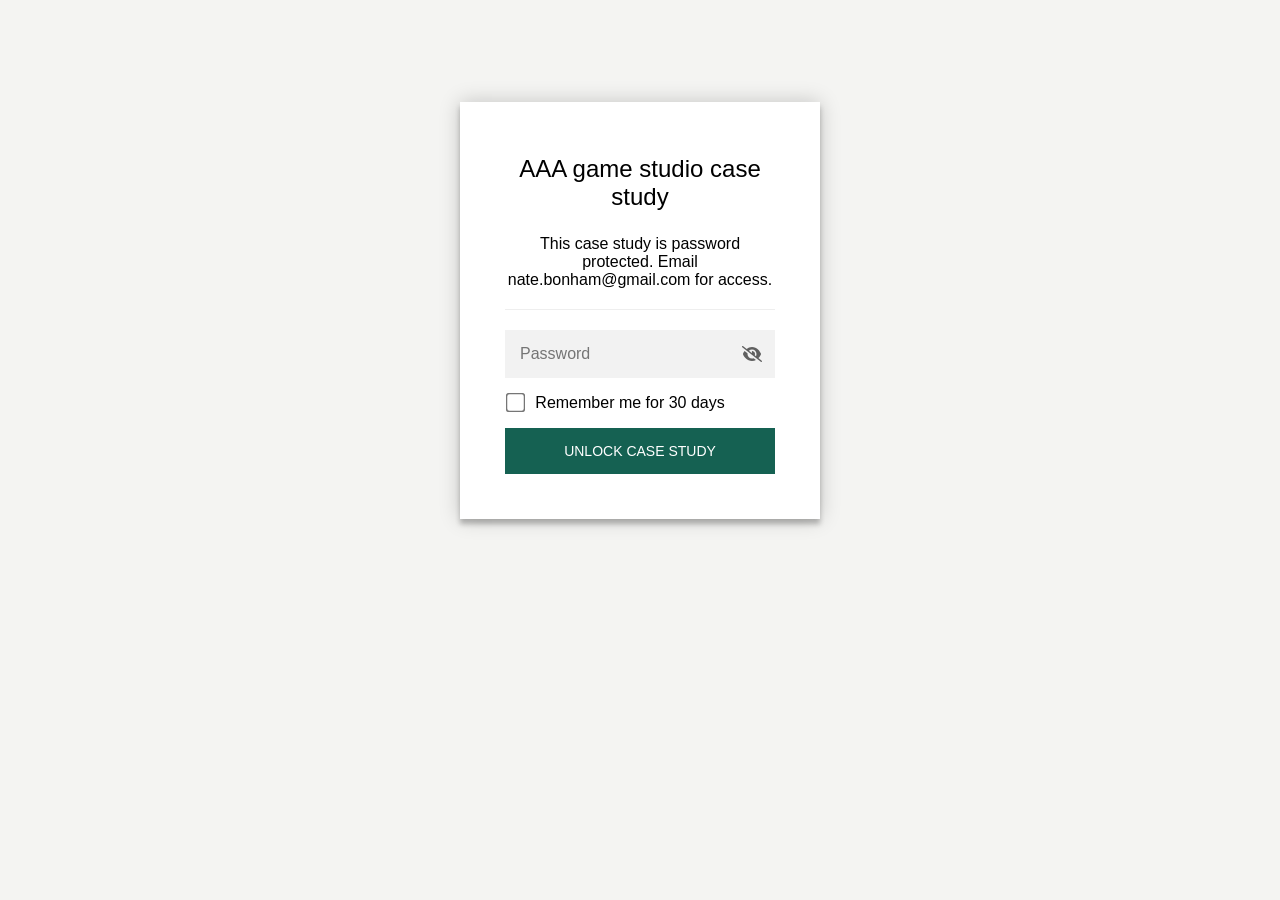
<file: case-study-generative-research.html>
<!DOCTYPE html>
<html class="staticrypt-html">
    <head>
<!-- Google tag (gtag.js) -->
<script async src="https://www.googletagmanager.com/gtag/js?id=G-2LMC2ZFPCK"></script>
<script>
  window.dataLayer = window.dataLayer || [];
  function gtag(){dataLayer.push(arguments);}
  gtag('js', new Date());
  gtag('config', 'G-2LMC2ZFPCK');
</script>
<meta name="robots" content="noindex, nofollow">
        <meta charset="utf-8" />
        <title>AAA game studio case study</title>
        <meta name="viewport" content="width=device-width, initial-scale=1" />

        <!-- do not cache this page -->
        <meta http-equiv="cache-control" content="max-age=0" />
        <meta http-equiv="cache-control" content="no-cache" />
        <meta http-equiv="expires" content="0" />
        <meta http-equiv="expires" content="Tue, 01 Jan 1980 1:00:00 GMT" />
        <meta http-equiv="pragma" content="no-cache" />

        <style>
            .staticrypt-hr {
                margin-top: 20px;
                margin-bottom: 20px;
                border: 0;
                border-top: 1px solid #eee;
            }

            .staticrypt-page {
                width: 360px;
                padding: 8% 0 0;
                margin: auto;
                box-sizing: border-box;
            }

            .staticrypt-form {
                position: relative;
                z-index: 1;
                background: #ffffff;
                max-width: 360px;
                margin: 0 auto 100px;
                padding: 45px;
                text-align: center;
                box-shadow: 0 0 20px 0 rgba(0, 0, 0, 0.2), 0 5px 5px 0 rgba(0, 0, 0, 0.24);
            }

            .staticrypt-form input[type="password"],
            input[type="text"] {
                background: inherit;
                border: 0;
                box-sizing: border-box; /* This ensures padding is included in the total width */
                font-size: 14px;
                outline: 0;
                padding: 15px 30px 15px 15px; /* Adjust the padding to ensure there is space for the icon */
                width: 100%;
            }

            .staticrypt-password-container {
                position: relative;
                outline: 0;
                background: #f2f2f2;
                width: 100%;
                border: 0;
                margin: 0 0 15px;
                box-sizing: border-box;
            }

            .staticrypt-toggle-password-visibility {
                cursor: pointer;
                height: 20px;
                opacity: 60%;
                padding: 13px;
                position: absolute;
                right: 0;
                top: 50%;
                transform: translateY(-50%);
                width: 20px;
            }

            .staticrypt-form .staticrypt-decrypt-button {
                text-transform: uppercase;
                outline: 0;
                background: #156152;
                width: 100%;
                border: 0;
                padding: 15px;
                color: #ffffff;
                font-size: 14px;
                cursor: pointer;
            }

            .staticrypt-form .staticrypt-decrypt-button:hover,
            .staticrypt-form .staticrypt-decrypt-button:active,
            .staticrypt-form .staticrypt-decrypt-button:focus {
                background: #156152;
                filter: brightness(92%);
            }

            .staticrypt-html {
                height: 100%;
            }

            .staticrypt-body {
                height: 100%;
                margin: 0;
            }

            .staticrypt-content {
                height: 100%;
                margin-bottom: 1em;
                background: #F4F4F2;
                font-family: "Arial", sans-serif;
                -webkit-font-smoothing: antialiased;
                -moz-osx-font-smoothing: grayscale;
            }

            .staticrypt-instructions {
                margin-top: -1em;
                margin-bottom: 1em;
            }

            .staticrypt-title {
                font-size: 1.5em;
            }

            label.staticrypt-remember {
                display: flex;
                align-items: center;
                margin-bottom: 1em;
            }

            .staticrypt-remember input[type="checkbox"] {
                transform: scale(1.5);
                margin-right: 1em;
            }

            .hidden {
                display: none !important;
            }

            .staticrypt-spinner-container {
                height: 100%;
                display: flex;
                align-items: center;
                justify-content: center;
            }

            .staticrypt-spinner {
                display: inline-block;
                width: 2rem;
                height: 2rem;
                vertical-align: text-bottom;
                border: 0.25em solid gray;
                border-right-color: transparent;
                border-radius: 50%;
                -webkit-animation: spinner-border 0.75s linear infinite;
                animation: spinner-border 0.75s linear infinite;
                animation-duration: 0.75s;
                animation-timing-function: linear;
                animation-delay: 0s;
                animation-iteration-count: infinite;
                animation-direction: normal;
                animation-fill-mode: none;
                animation-play-state: running;
                animation-name: spinner-border;
            }

            @keyframes spinner-border {
                100% {
                    transform: rotate(360deg);
                }
            }

            @media screen and (-webkit-min-device-pixel-ratio: 0) {
                .staticrypt-form input[type="password"],
                input[type="text"] {
                    font-size: 16px;
                }
            }
        </style>
    </head>

    <body class="staticrypt-body">
        <div id="staticrypt_loading" class="staticrypt-spinner-container">
            <div class="staticrypt-spinner"></div>
        </div>

        <div id="staticrypt_content" class="staticrypt-content hidden">
            <div class="staticrypt-page">
                <div class="staticrypt-form">
                    <div class="staticrypt-instructions">
                        <p class="staticrypt-title">AAA game studio case study</p>
                        <p>This case study is password protected. Email nate.bonham@gmail.com for access.</p>
                    </div>

                    <hr class="staticrypt-hr" />

                    <form id="staticrypt-form" action="#" method="post">
                        <div class="staticrypt-password-container">
                            <input
                                id="staticrypt-password"
                                type="password"
                                name="password"
                                placeholder="Password"
                                autofocus
                            />

                            <img
                                class="staticrypt-toggle-password-visibility"
                                alt="Show password"
                                title="Show password"
                                src="[data-uri]"
                            />
                        </div>

                        <label id="staticrypt-remember-label" class="staticrypt-remember hidden">
                            <input id="staticrypt-remember" type="checkbox" name="remember" />
                            Remember me for 30 days
                        </label>

                        <input type="submit" class="staticrypt-decrypt-button" value="Unlock case study" />
                    </form>
                </div>
            </div>
        </div>

        <script>
            // these variables will be filled when generating the file - the template format is 'variable_name'
            const staticryptInitiator = ((function(){
  const exports = {};
  const cryptoEngine = ((function(){
  const exports = {};
  const { subtle } = crypto;

const IV_BITS = 16 * 8;
const HEX_BITS = 4;
const ENCRYPTION_ALGO = "AES-CBC";

/**
 * Translates between utf8 encoded hexadecimal strings
 * and Uint8Array bytes.
 */
const HexEncoder = {
    /**
     * hex string -> bytes
     * @param {string} hexString
     * @returns {Uint8Array}
     */
    parse: function (hexString) {
        if (hexString.length % 2 !== 0) throw "Invalid hexString";
        const arrayBuffer = new Uint8Array(hexString.length / 2);

        for (let i = 0; i < hexString.length; i += 2) {
            const byteValue = parseInt(hexString.substring(i, i + 2), 16);
            if (isNaN(byteValue)) {
                throw "Invalid hexString";
            }
            arrayBuffer[i / 2] = byteValue;
        }
        return arrayBuffer;
    },

    /**
     * bytes -> hex string
     * @param {Uint8Array} bytes
     * @returns {string}
     */
    stringify: function (bytes) {
        const hexBytes = [];

        for (let i = 0; i < bytes.length; ++i) {
            let byteString = bytes[i].toString(16);
            if (byteString.length < 2) {
                byteString = "0" + byteString;
            }
            hexBytes.push(byteString);
        }
        return hexBytes.join("");
    },
};

/**
 * Translates between utf8 strings and Uint8Array bytes.
 */
const UTF8Encoder = {
    parse: function (str) {
        return new TextEncoder().encode(str);
    },

    stringify: function (bytes) {
        return new TextDecoder().decode(bytes);
    },
};

/**
 * Salt and encrypt a msg with a password.
 */
async function encrypt(msg, hashedPassword) {
    // Must be 16 bytes, unpredictable, and preferably cryptographically random. However, it need not be secret.
    // https://developer.mozilla.org/en-US/docs/Web/API/SubtleCrypto/encrypt#parameters
    const iv = crypto.getRandomValues(new Uint8Array(IV_BITS / 8));

    const key = await subtle.importKey("raw", HexEncoder.parse(hashedPassword), ENCRYPTION_ALGO, false, ["encrypt"]);

    const encrypted = await subtle.encrypt(
        {
            name: ENCRYPTION_ALGO,
            iv: iv,
        },
        key,
        UTF8Encoder.parse(msg)
    );

    // iv will be 32 hex characters, we prepend it to the ciphertext for use in decryption
    return HexEncoder.stringify(iv) + HexEncoder.stringify(new Uint8Array(encrypted));
}
exports.encrypt = encrypt;

/**
 * Decrypt a salted msg using a password.
 *
 * @param {string} encryptedMsg
 * @param {string} hashedPassword
 * @returns {Promise<string>}
 */
async function decrypt(encryptedMsg, hashedPassword) {
    const ivLength = IV_BITS / HEX_BITS;
    const iv = HexEncoder.parse(encryptedMsg.substring(0, ivLength));
    const encrypted = encryptedMsg.substring(ivLength);

    const key = await subtle.importKey("raw", HexEncoder.parse(hashedPassword), ENCRYPTION_ALGO, false, ["decrypt"]);

    const outBuffer = await subtle.decrypt(
        {
            name: ENCRYPTION_ALGO,
            iv: iv,
        },
        key,
        HexEncoder.parse(encrypted)
    );

    return UTF8Encoder.stringify(new Uint8Array(outBuffer));
}
exports.decrypt = decrypt;

/**
 * Salt and hash the password so it can be stored in localStorage without opening a password reuse vulnerability.
 *
 * @param {string} password
 * @param {string} salt
 * @returns {Promise<string>}
 */
async function hashPassword(password, salt) {
    // we hash the password in multiple steps, each adding more iterations. This is because we used to allow less
    // iterations, so for backward compatibility reasons, we need to support going from that to more iterations.
    let hashedPassword = await hashLegacyRound(password, salt);

    hashedPassword = await hashSecondRound(hashedPassword, salt);

    return hashThirdRound(hashedPassword, salt);
}
exports.hashPassword = hashPassword;

/**
 * This hashes the password with 1k iterations. This is a low number, we need this function to support backwards
 * compatibility.
 *
 * @param {string} password
 * @param {string} salt
 * @returns {Promise<string>}
 */
function hashLegacyRound(password, salt) {
    return pbkdf2(password, salt, 1000, "SHA-1");
}
exports.hashLegacyRound = hashLegacyRound;

/**
 * Add a second round of iterations. This is because we used to use 1k, so for backwards compatibility with
 * remember-me/autodecrypt links, we need to support going from that to more iterations.
 *
 * @param hashedPassword
 * @param salt
 * @returns {Promise<string>}
 */
function hashSecondRound(hashedPassword, salt) {
    return pbkdf2(hashedPassword, salt, 14000, "SHA-256");
}
exports.hashSecondRound = hashSecondRound;

/**
 * Add a third round of iterations to bring total number to 600k. This is because we used to use 1k, then 15k, so for
 * backwards compatibility with remember-me/autodecrypt links, we need to support going from that to more iterations.
 *
 * @param hashedPassword
 * @param salt
 * @returns {Promise<string>}
 */
function hashThirdRound(hashedPassword, salt) {
    return pbkdf2(hashedPassword, salt, 585000, "SHA-256");
}
exports.hashThirdRound = hashThirdRound;

/**
 * Salt and hash the password so it can be stored in localStorage without opening a password reuse vulnerability.
 *
 * @param {string} password
 * @param {string} salt
 * @param {int} iterations
 * @param {string} hashAlgorithm
 * @returns {Promise<string>}
 */
async function pbkdf2(password, salt, iterations, hashAlgorithm) {
    const key = await subtle.importKey("raw", UTF8Encoder.parse(password), "PBKDF2", false, ["deriveBits"]);

    const keyBytes = await subtle.deriveBits(
        {
            name: "PBKDF2",
            hash: hashAlgorithm,
            iterations,
            salt: UTF8Encoder.parse(salt),
        },
        key,
        256
    );

    return HexEncoder.stringify(new Uint8Array(keyBytes));
}

function generateRandomSalt() {
    const bytes = crypto.getRandomValues(new Uint8Array(128 / 8));

    return HexEncoder.stringify(new Uint8Array(bytes));
}
exports.generateRandomSalt = generateRandomSalt;

async function signMessage(hashedPassword, message) {
    const key = await subtle.importKey(
        "raw",
        HexEncoder.parse(hashedPassword),
        {
            name: "HMAC",
            hash: "SHA-256",
        },
        false,
        ["sign"]
    );
    const signature = await subtle.sign("HMAC", key, UTF8Encoder.parse(message));

    return HexEncoder.stringify(new Uint8Array(signature));
}
exports.signMessage = signMessage;

function getRandomAlphanum() {
    const possibleCharacters = "abcdefghijklmnopqrstuvwxyzABCDEFGHIJKLMNOPQRSTUVWXYZ0123456789";

    let byteArray;
    let parsedInt;

    // Keep generating new random bytes until we get a value that falls
    // within a range that can be evenly divided by possibleCharacters.length
    do {
        byteArray = crypto.getRandomValues(new Uint8Array(1));
        // extract the lowest byte to get an int from 0 to 255 (probably unnecessary, since we're only generating 1 byte)
        parsedInt = byteArray[0] & 0xff;
    } while (parsedInt >= 256 - (256 % possibleCharacters.length));

    // Take the modulo of the parsed integer to get a random number between 0 and totalLength - 1
    const randomIndex = parsedInt % possibleCharacters.length;

    return possibleCharacters[randomIndex];
}

/**
 * Generate a random string of a given length.
 *
 * @param {int} length
 * @returns {string}
 */
function generateRandomString(length) {
    let randomString = "";

    for (let i = 0; i < length; i++) {
        randomString += getRandomAlphanum();
    }

    return randomString;
}
exports.generateRandomString = generateRandomString;

  return exports;
})());
const codec = ((function(){
  const exports = {};
  /**
 * Initialize the codec with the provided cryptoEngine - this return functions to encode and decode messages.
 *
 * @param cryptoEngine - the engine to use for encryption / decryption
 */
function init(cryptoEngine) {
    const exports = {};

    /**
     * Top-level function for encoding a message.
     * Includes password hashing, encryption, and signing.
     *
     * @param {string} msg
     * @param {string} password
     * @param {string} salt
     *
     * @returns {string} The encoded text
     */
    async function encode(msg, password, salt) {
        const hashedPassword = await cryptoEngine.hashPassword(password, salt);

        const encrypted = await cryptoEngine.encrypt(msg, hashedPassword);

        // we use the hashed password in the HMAC because this is effectively what will be used a password (so we can store
        // it in localStorage safely, we don't use the clear text password)
        const hmac = await cryptoEngine.signMessage(hashedPassword, encrypted);

        return hmac + encrypted;
    }
    exports.encode = encode;

    /**
     * Encode using a password that has already been hashed. This is useful to encode multiple messages in a row, that way
     * we don't need to hash the password multiple times.
     *
     * @param {string} msg
     * @param {string} hashedPassword
     *
     * @returns {string} The encoded text
     */
    async function encodeWithHashedPassword(msg, hashedPassword) {
        const encrypted = await cryptoEngine.encrypt(msg, hashedPassword);

        // we use the hashed password in the HMAC because this is effectively what will be used a password (so we can store
        // it in localStorage safely, we don't use the clear text password)
        const hmac = await cryptoEngine.signMessage(hashedPassword, encrypted);

        return hmac + encrypted;
    }
    exports.encodeWithHashedPassword = encodeWithHashedPassword;

    /**
     * Top-level function for decoding a message.
     * Includes signature check and decryption.
     *
     * @param {string} signedMsg
     * @param {string} hashedPassword
     * @param {string} salt
     * @param {int} backwardCompatibleAttempt
     * @param {string} originalPassword
     *
     * @returns {Object} {success: true, decoded: string} | {success: false, message: string}
     */
    async function decode(signedMsg, hashedPassword, salt, backwardCompatibleAttempt = 0, originalPassword = "") {
        const encryptedHMAC = signedMsg.substring(0, 64);
        const encryptedMsg = signedMsg.substring(64);
        const decryptedHMAC = await cryptoEngine.signMessage(hashedPassword, encryptedMsg);

        if (decryptedHMAC !== encryptedHMAC) {
            // we have been raising the number of iterations in the hashing algorithm multiple times, so to support the old
            // remember-me/autodecrypt links we need to try bringing the old hashes up to speed.
            originalPassword = originalPassword || hashedPassword;
            if (backwardCompatibleAttempt === 0) {
                const updatedHashedPassword = await cryptoEngine.hashThirdRound(originalPassword, salt);

                return decode(signedMsg, updatedHashedPassword, salt, backwardCompatibleAttempt + 1, originalPassword);
            }
            if (backwardCompatibleAttempt === 1) {
                let updatedHashedPassword = await cryptoEngine.hashSecondRound(originalPassword, salt);
                updatedHashedPassword = await cryptoEngine.hashThirdRound(updatedHashedPassword, salt);

                return decode(signedMsg, updatedHashedPassword, salt, backwardCompatibleAttempt + 1, originalPassword);
            }

            return { success: false, message: "Signature mismatch" };
        }

        return {
            success: true,
            decoded: await cryptoEngine.decrypt(encryptedMsg, hashedPassword),
        };
    }
    exports.decode = decode;

    return exports;
}
exports.init = init;

  return exports;
})());
const decode = codec.init(cryptoEngine).decode;

/**
 * Initialize the staticrypt module, that exposes functions callbable by the password_template.
 *
 * @param {{
 *  staticryptEncryptedMsgUniqueVariableName: string,
 *  isRememberEnabled: boolean,
 *  rememberDurationInDays: number,
 *  staticryptSaltUniqueVariableName: string,
 * }} staticryptConfig - object of data that is stored on the password_template at encryption time.
 *
 * @param {{
 *  rememberExpirationKey: string,
 *  rememberPassphraseKey: string,
 *  replaceHtmlCallback: function,
 *  clearLocalStorageCallback: function,
 * }} templateConfig - object of data that can be configured by a custom password_template.
 */
function init(staticryptConfig, templateConfig) {
    const exports = {};

    /**
     * Decrypt our encrypted page, replace the whole HTML.
     *
     * @param {string} hashedPassword
     * @returns {Promise<boolean>}
     */
    async function decryptAndReplaceHtml(hashedPassword) {
        const { staticryptEncryptedMsgUniqueVariableName, staticryptSaltUniqueVariableName } = staticryptConfig;
        const { replaceHtmlCallback } = templateConfig;

        const result = await decode(
            staticryptEncryptedMsgUniqueVariableName,
            hashedPassword,
            staticryptSaltUniqueVariableName
        );
        if (!result.success) {
            return false;
        }
        const plainHTML = result.decoded;

        // if the user configured a callback call it, otherwise just replace the whole HTML
        if (typeof replaceHtmlCallback === "function") {
            replaceHtmlCallback(plainHTML);
        } else {
            document.write(plainHTML);
            document.close();
        }

        return true;
    }

    /**
     * Attempt to decrypt the page and replace the whole HTML.
     *
     * @param {string} password
     * @param {boolean} isRememberChecked
     *
     * @returns {Promise<{isSuccessful: boolean, hashedPassword?: string}>} - we return an object, so that if we want to
     *   expose more information in the future we can do it without breaking the password_template
     */
    async function handleDecryptionOfPage(password, isRememberChecked) {
        const { staticryptSaltUniqueVariableName } = staticryptConfig;

        // decrypt and replace the whole page
        const hashedPassword = await cryptoEngine.hashPassword(password, staticryptSaltUniqueVariableName);
        return handleDecryptionOfPageFromHash(hashedPassword, isRememberChecked);
    }
    exports.handleDecryptionOfPage = handleDecryptionOfPage;

    async function handleDecryptionOfPageFromHash(hashedPassword, isRememberChecked) {
        const { isRememberEnabled, rememberDurationInDays } = staticryptConfig;
        const { rememberExpirationKey, rememberPassphraseKey } = templateConfig;

        const isDecryptionSuccessful = await decryptAndReplaceHtml(hashedPassword);

        if (!isDecryptionSuccessful) {
            return {
                isSuccessful: false,
                hashedPassword,
            };
        }

        // remember the hashedPassword and set its expiration if necessary
        if (isRememberEnabled && isRememberChecked) {
            window.localStorage.setItem(rememberPassphraseKey, hashedPassword);

            // set the expiration if the duration isn't 0 (meaning no expiration)
            if (rememberDurationInDays > 0) {
                window.localStorage.setItem(
                    rememberExpirationKey,
                    (new Date().getTime() + rememberDurationInDays * 24 * 60 * 60 * 1000).toString()
                );
            }
        }

        return {
            isSuccessful: true,
            hashedPassword,
        };
    }
    exports.handleDecryptionOfPageFromHash = handleDecryptionOfPageFromHash;

    /**
     * Clear localstorage from staticrypt related values
     */
    function clearLocalStorage() {
        const { clearLocalStorageCallback, rememberExpirationKey, rememberPassphraseKey } = templateConfig;

        if (typeof clearLocalStorageCallback === "function") {
            clearLocalStorageCallback();
        } else {
            localStorage.removeItem(rememberPassphraseKey);
            localStorage.removeItem(rememberExpirationKey);
        }
    }

    async function handleDecryptOnLoad() {
        let isSuccessful = await decryptOnLoadFromUrl();

        if (!isSuccessful) {
            isSuccessful = await decryptOnLoadFromRememberMe();
        }

        return { isSuccessful };
    }
    exports.handleDecryptOnLoad = handleDecryptOnLoad;

    /**
     * Clear storage if we are logging out
     *
     * @returns {boolean} - whether we logged out
     */
    function logoutIfNeeded() {
        const logoutKey = "staticrypt_logout";

        // handle logout through query param
        const queryParams = new URLSearchParams(window.location.search);
        if (queryParams.has(logoutKey)) {
            clearLocalStorage();
            return true;
        }

        // handle logout through URL fragment
        const hash = window.location.hash.substring(1);
        if (hash.includes(logoutKey)) {
            clearLocalStorage();
            return true;
        }

        return false;
    }

    /**
     * To be called on load: check if we want to try to decrypt and replace the HTML with the decrypted content, and
     * try to do it if needed.
     *
     * @returns {Promise<boolean>} true if we derypted and replaced the whole page, false otherwise
     */
    async function decryptOnLoadFromRememberMe() {
        const { rememberDurationInDays } = staticryptConfig;
        const { rememberExpirationKey, rememberPassphraseKey } = templateConfig;

        // if we are login out, terminate
        if (logoutIfNeeded()) {
            return false;
        }

        // if there is expiration configured, check if we're not beyond the expiration
        if (rememberDurationInDays && rememberDurationInDays > 0) {
            const expiration = localStorage.getItem(rememberExpirationKey),
                isExpired = expiration && new Date().getTime() > parseInt(expiration);

            if (isExpired) {
                clearLocalStorage();
                return false;
            }
        }

        const hashedPassword = localStorage.getItem(rememberPassphraseKey);

        if (hashedPassword) {
            // try to decrypt
            const isDecryptionSuccessful = await decryptAndReplaceHtml(hashedPassword);

            // if the decryption is unsuccessful the password might be wrong - silently clear the saved data and let
            // the user fill the password form again
            if (!isDecryptionSuccessful) {
                clearLocalStorage();
                return false;
            }

            return true;
        }

        return false;
    }

    async function decryptOnLoadFromUrl() {
        const passwordKey = "staticrypt_pwd";
        const rememberMeKey = "remember_me";

        // try to get the password from the query param (for backward compatibility - we now want to avoid this method,
        // since it sends the hashed password to the server which isn't needed)
        const queryParams = new URLSearchParams(window.location.search);
        const hashedPasswordQuery = queryParams.get(passwordKey);
        const rememberMeQuery = queryParams.get(rememberMeKey);

        const urlFragment = window.location.hash.substring(1);
        // get the password from the url fragment
        const hashedPasswordRegexMatch = urlFragment.match(new RegExp(passwordKey + "=([^&]*)"));
        const hashedPasswordFragment = hashedPasswordRegexMatch ? hashedPasswordRegexMatch[1] : null;
        const rememberMeFragment = urlFragment.includes(rememberMeKey);

        const hashedPassword = hashedPasswordFragment || hashedPasswordQuery;
        const rememberMe = rememberMeFragment || rememberMeQuery;

        if (hashedPassword) {
            return handleDecryptionOfPageFromHash(hashedPassword, rememberMe);
        }

        return false;
    }

    return exports;
}
exports.init = init;

  return exports;
})());
            const templateError = "That password didn't work. Try again.",
                templateToggleAltShow = "Show password",
                templateToggleAltHide = "Hide password",
                isRememberEnabled = true,
                staticryptConfig = {"staticryptEncryptedMsgUniqueVariableName":"[base64]","isRememberEnabled":true,"rememberDurationInDays":30,"staticryptSaltUniqueVariableName":"e4083dee831abab8123ce97e18530890"};

            // you can edit these values to customize some of the behavior of StatiCrypt
            const templateConfig = {
                rememberExpirationKey: "staticrypt_expiration",
                rememberPassphraseKey: "staticrypt_passphrase",
                replaceHtmlCallback: null,
                clearLocalStorageCallback: null,
            };

            // init the staticrypt engine
            const staticrypt = staticryptInitiator.init(staticryptConfig, templateConfig);

            // try to automatically decrypt on load if there is a saved password
            window.onload = async function () {
                const { isSuccessful } = await staticrypt.handleDecryptOnLoad();

                // if we didn't decrypt anything on load, show the password prompt. Otherwise the content has already been
                // replaced, no need to do anything
                if (!isSuccessful) {
                    // hide loading screen
                    document.getElementById("staticrypt_loading").classList.add("hidden");
                    document.getElementById("staticrypt_content").classList.remove("hidden");
                    document.getElementById("staticrypt-password").focus();

                    // show the remember me checkbox
                    if (isRememberEnabled) {
                        document.getElementById("staticrypt-remember-label").classList.remove("hidden");
                    }
                }
            };

            // toggle password visibility
            const toggleIcon = document.querySelector(".staticrypt-toggle-password-visibility");
            // these two icons are coming from FontAwesome
            const imgSrcEyeClosed =
                "[data-uri]";
            const imgSrcEyeOpened =
                "[data-uri]";
            toggleIcon.addEventListener("click", function () {
                const passwordInput = document.getElementById("staticrypt-password");
                if (passwordInput.type === "password") {
                    passwordInput.type = "text";
                    toggleIcon.src = imgSrcEyeOpened;
                    toggleIcon.alt = templateToggleAltHide;
                    toggleIcon.title = templateToggleAltHide;
                } else {
                    passwordInput.type = "password";
                    toggleIcon.src = imgSrcEyeClosed;
                    toggleIcon.alt = templateToggleAltShow;
                    toggleIcon.title = templateToggleAltShow;
                }
            });

            // handle password form submission
            document.getElementById("staticrypt-form").addEventListener("submit", async function (e) {
                e.preventDefault();

                const password = document.getElementById("staticrypt-password").value,
                    isRememberChecked = document.getElementById("staticrypt-remember").checked;

                const { isSuccessful } = await staticrypt.handleDecryptionOfPage(password, isRememberChecked);

                if (!isSuccessful) {
                    alert(templateError);
                }
            });
        </script>
    </body>
</html>
</file>
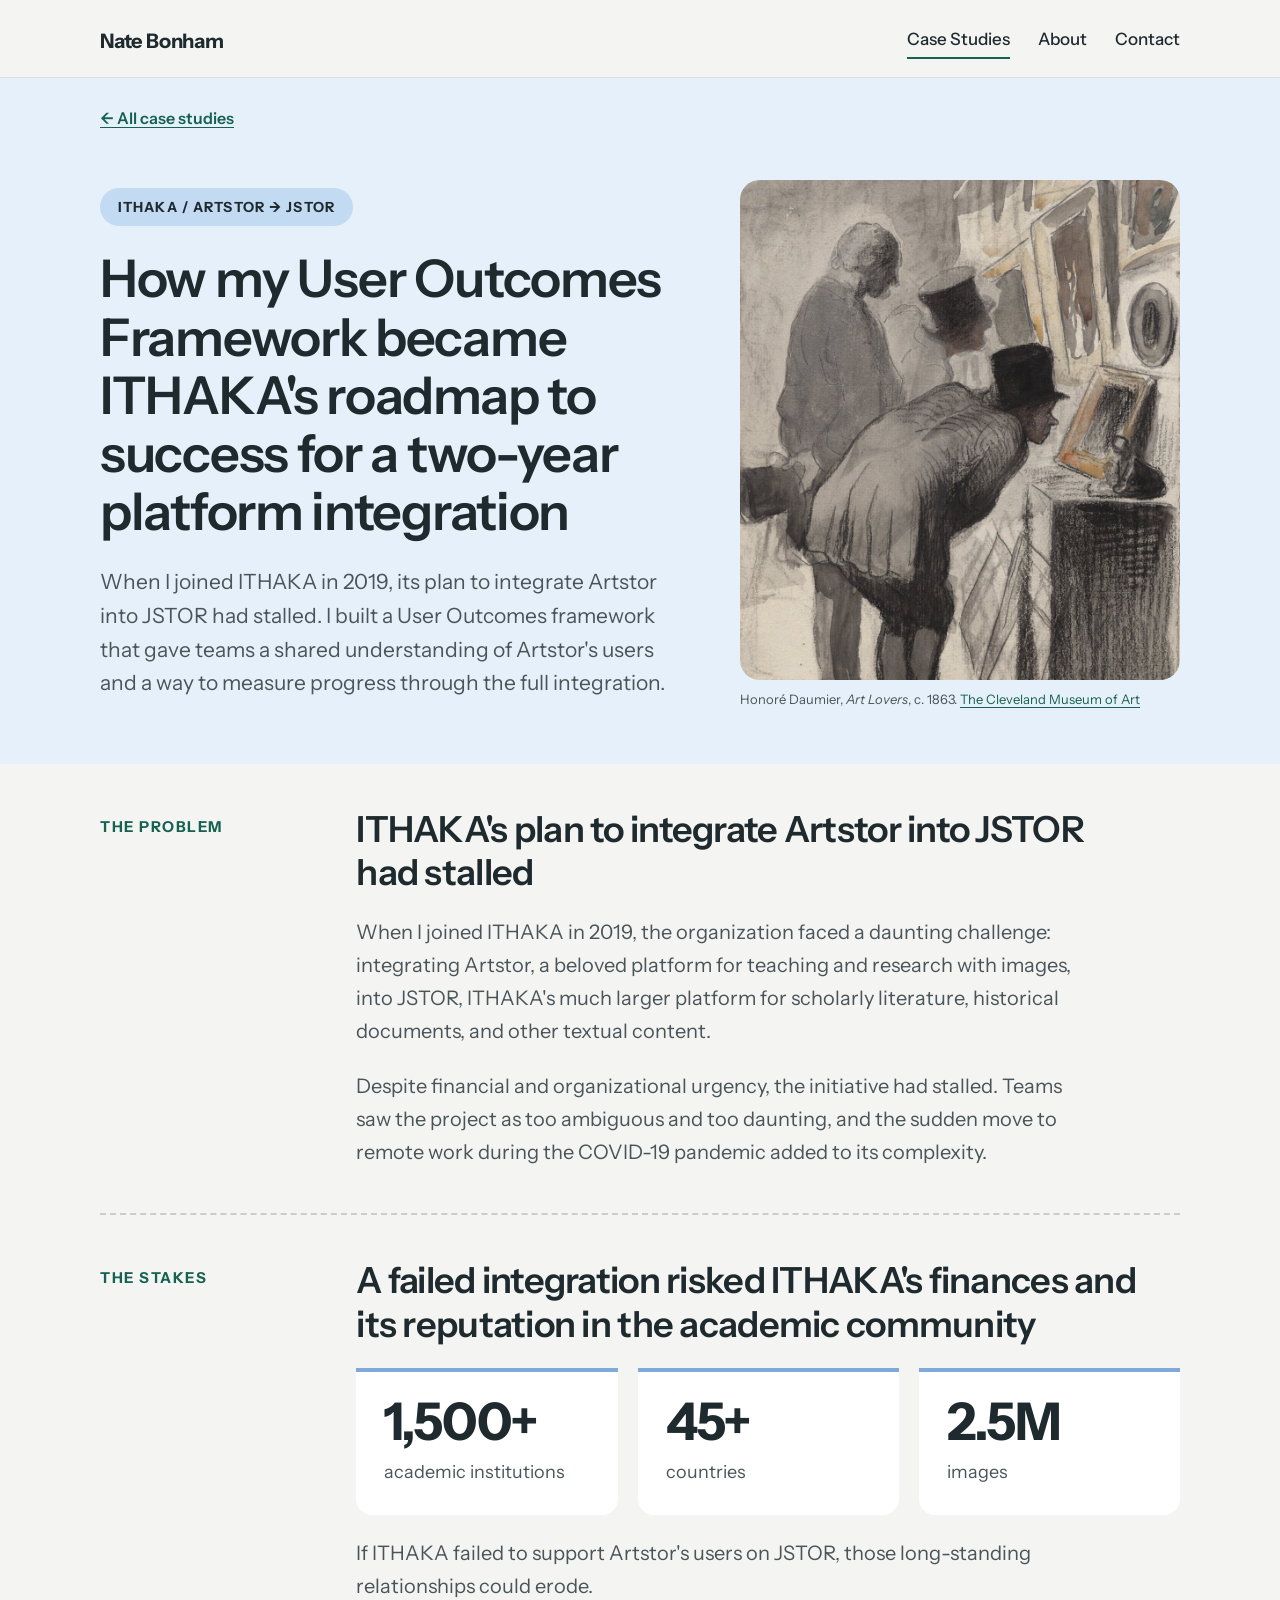
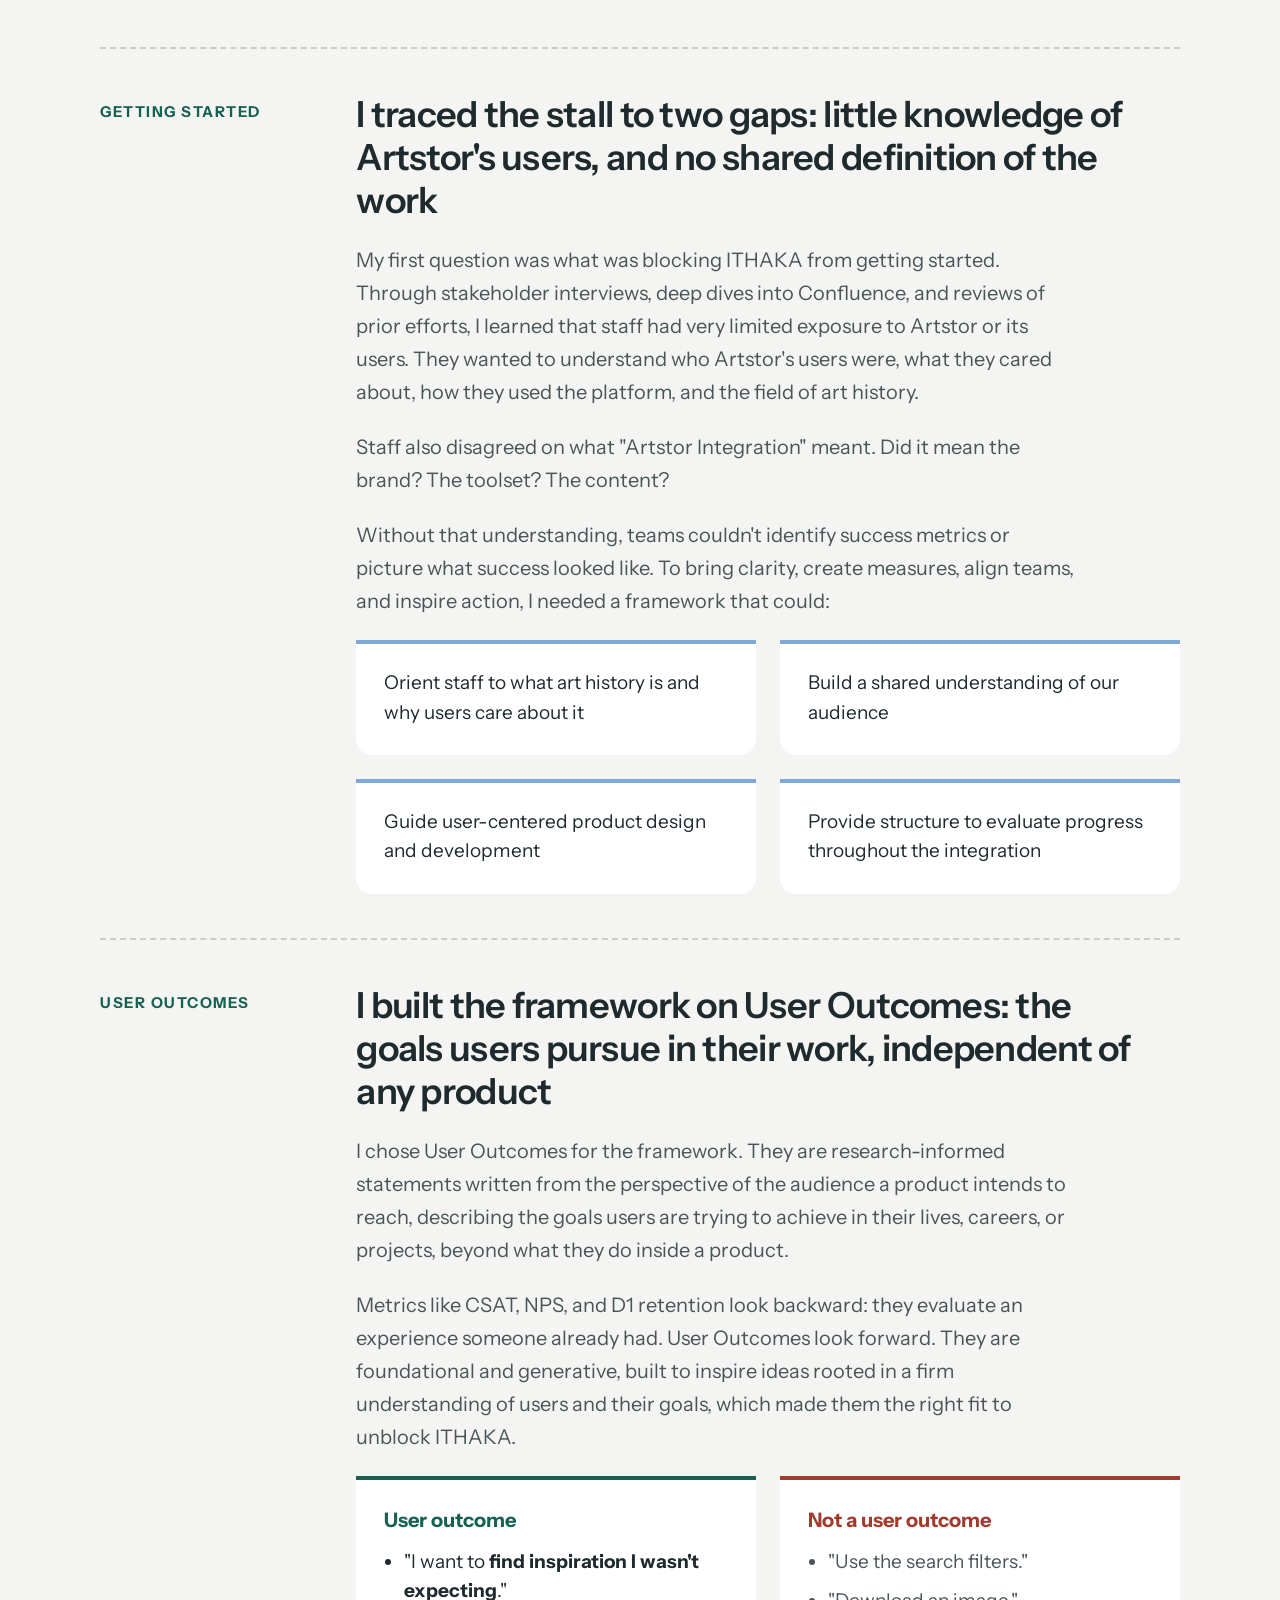
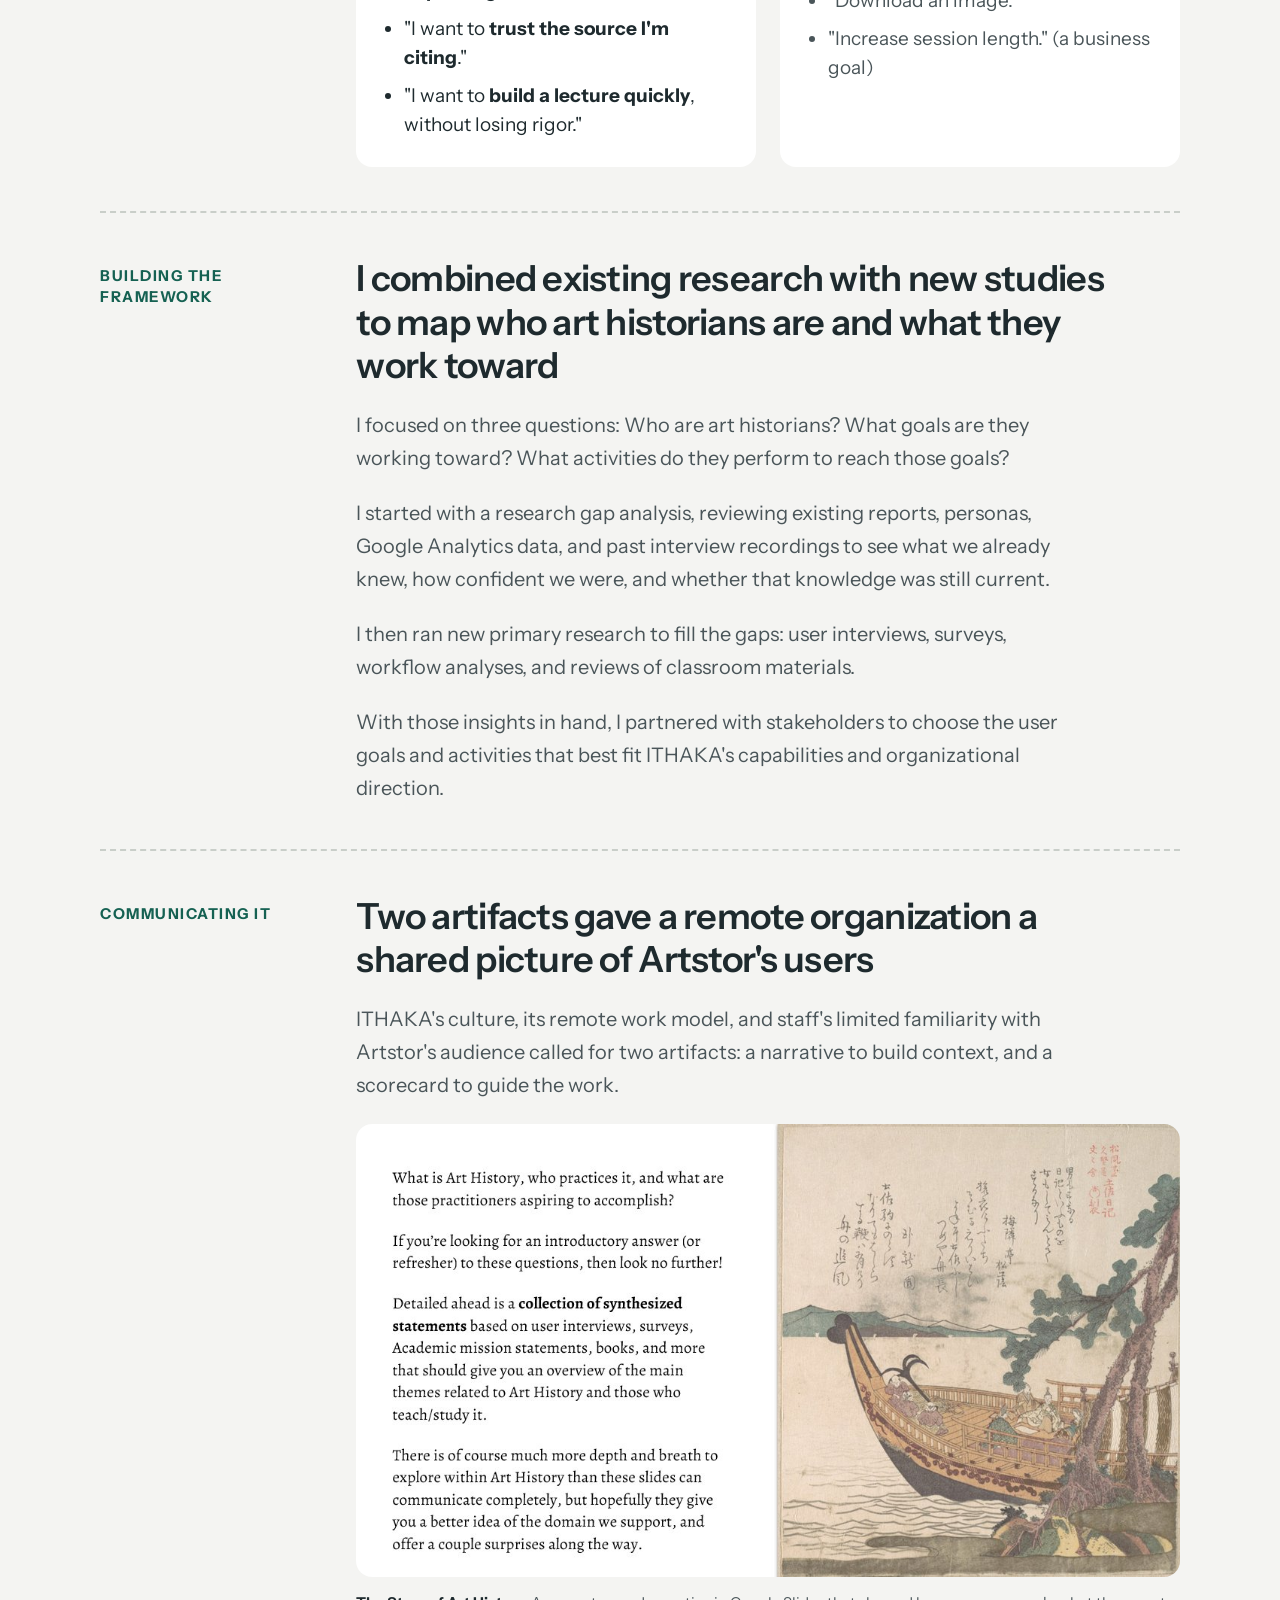
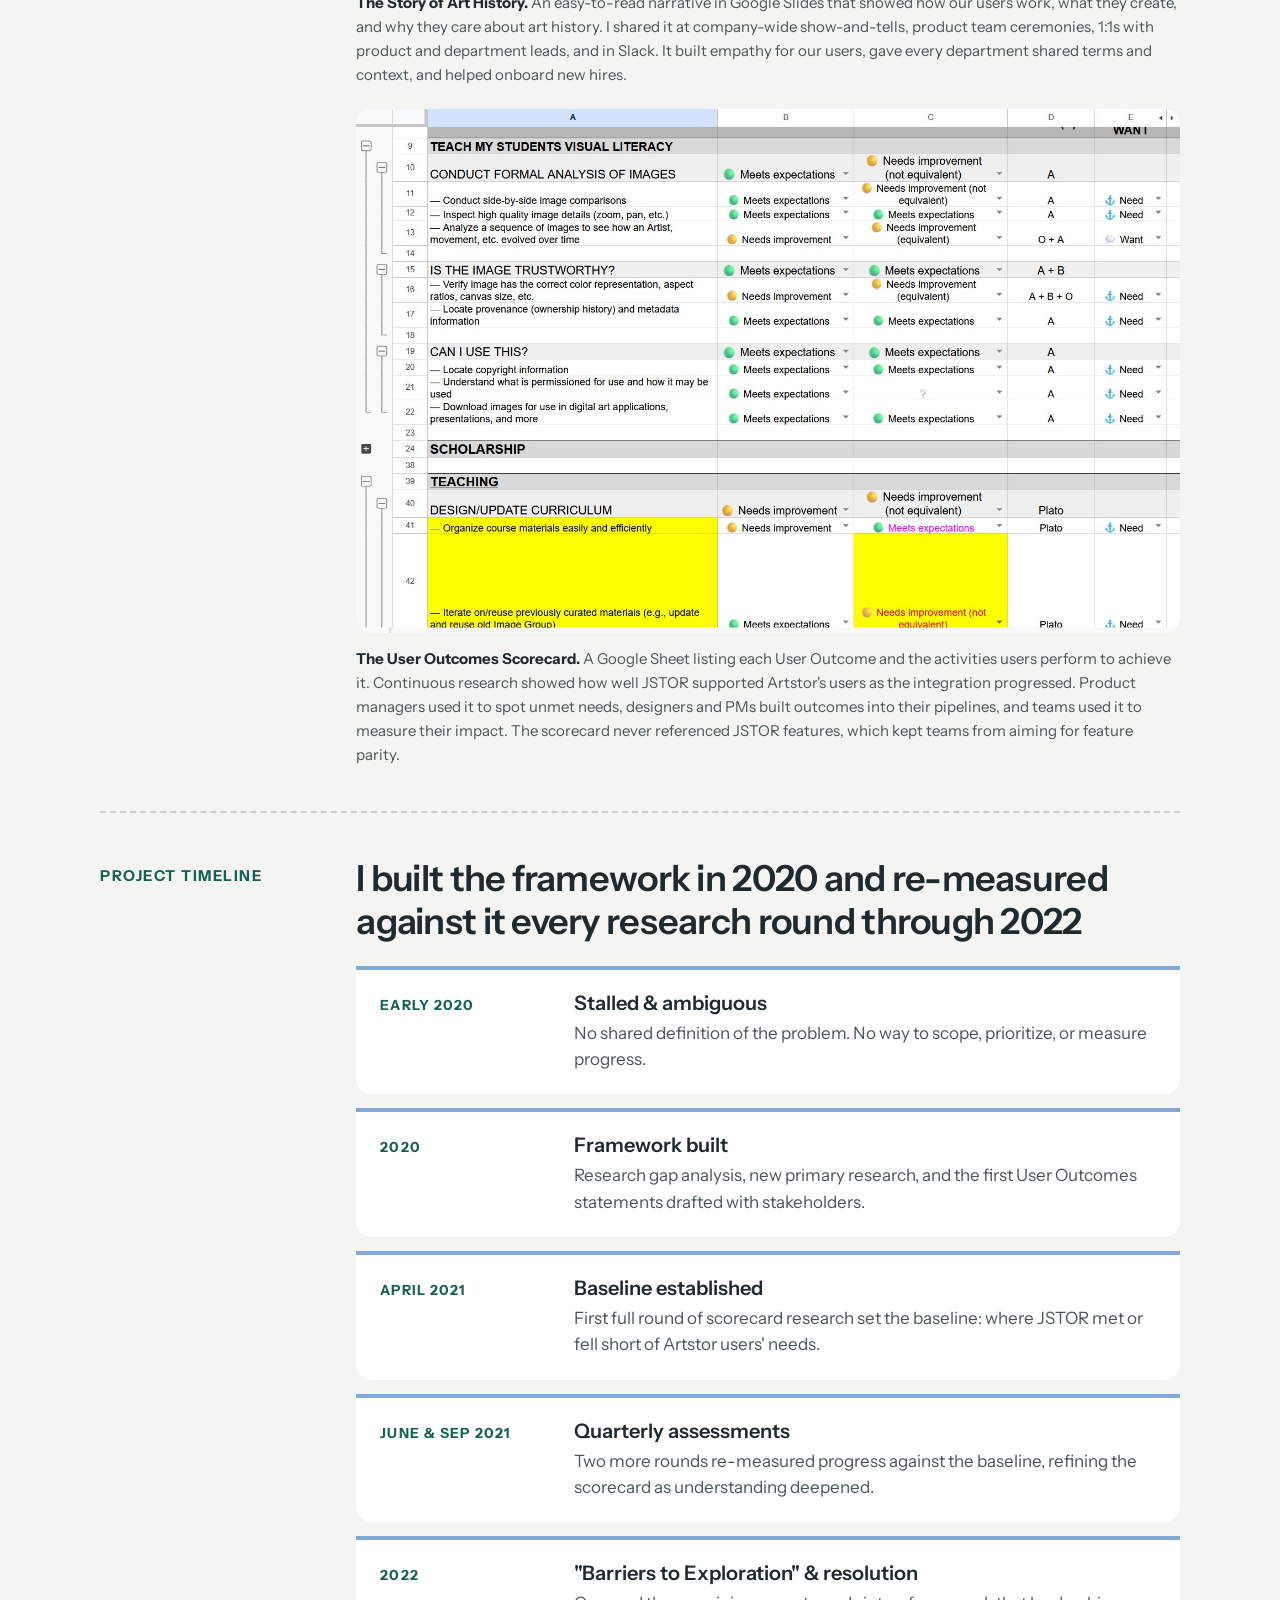
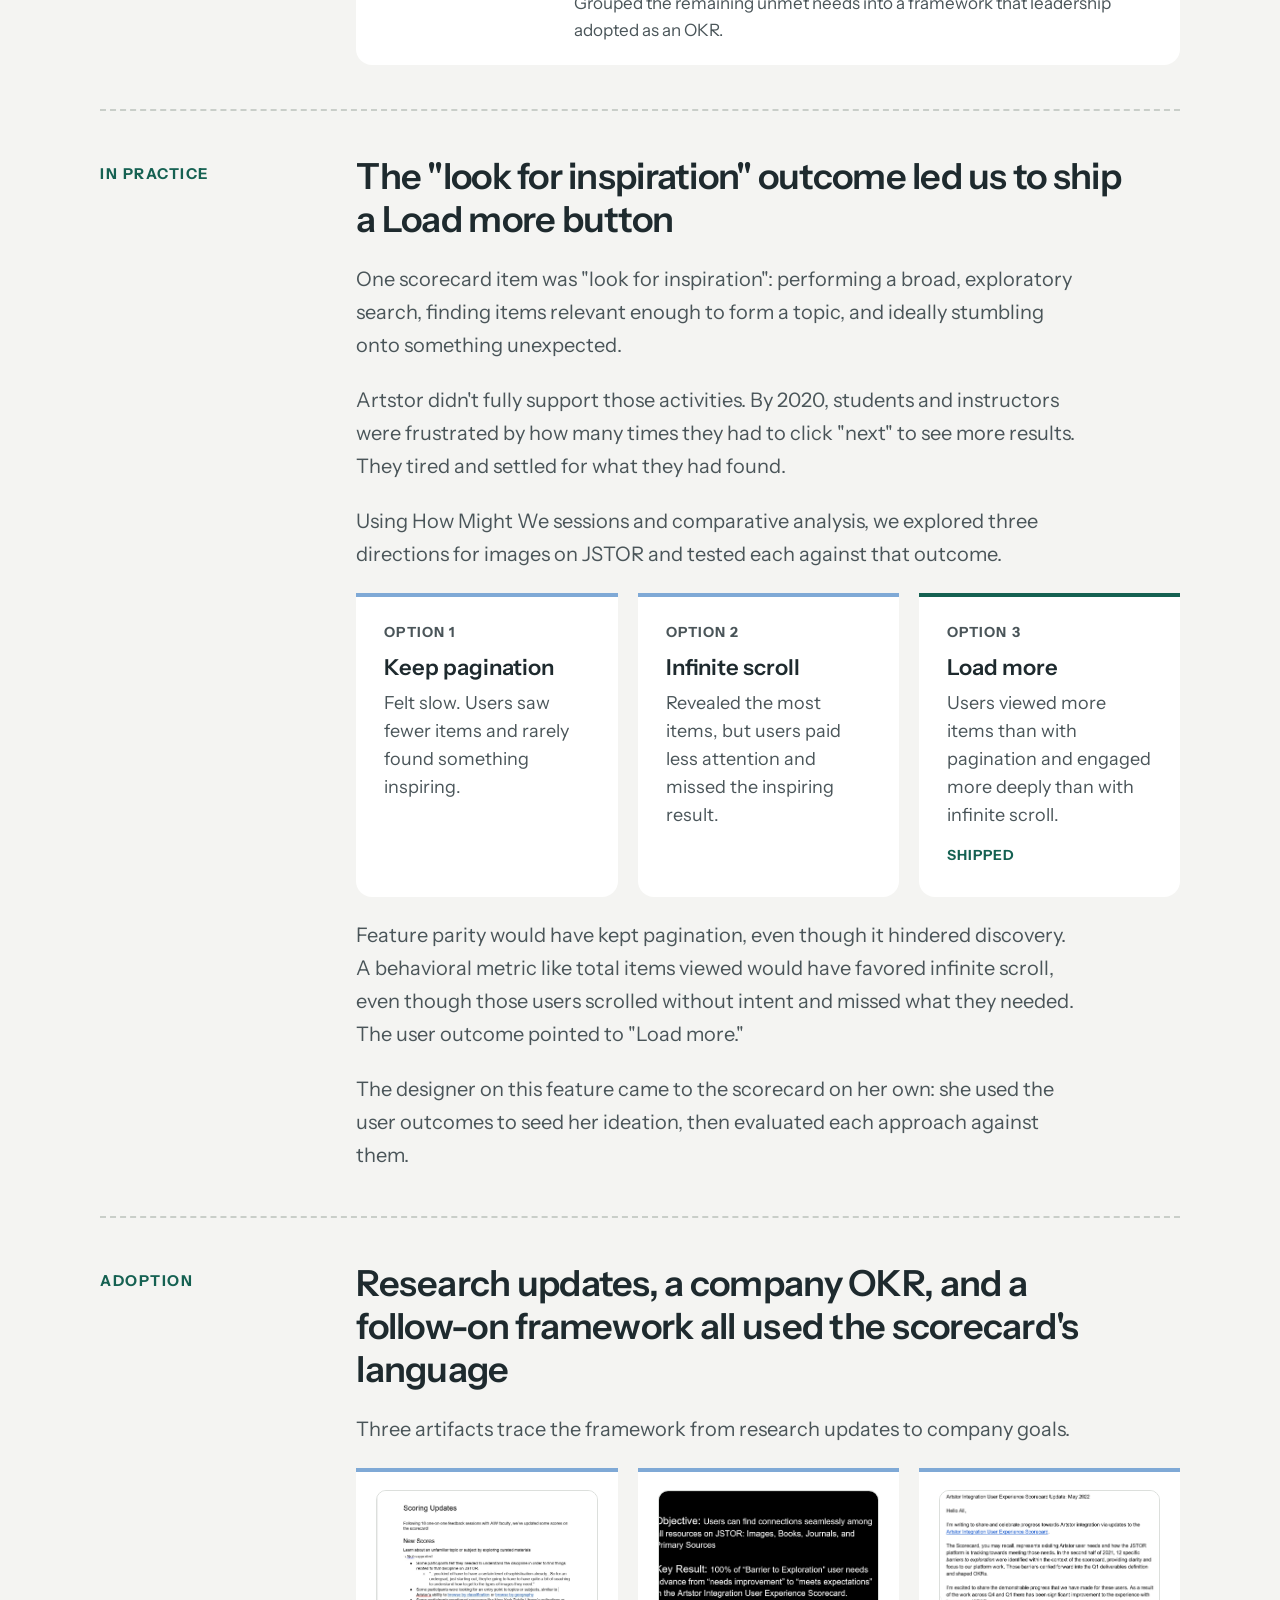
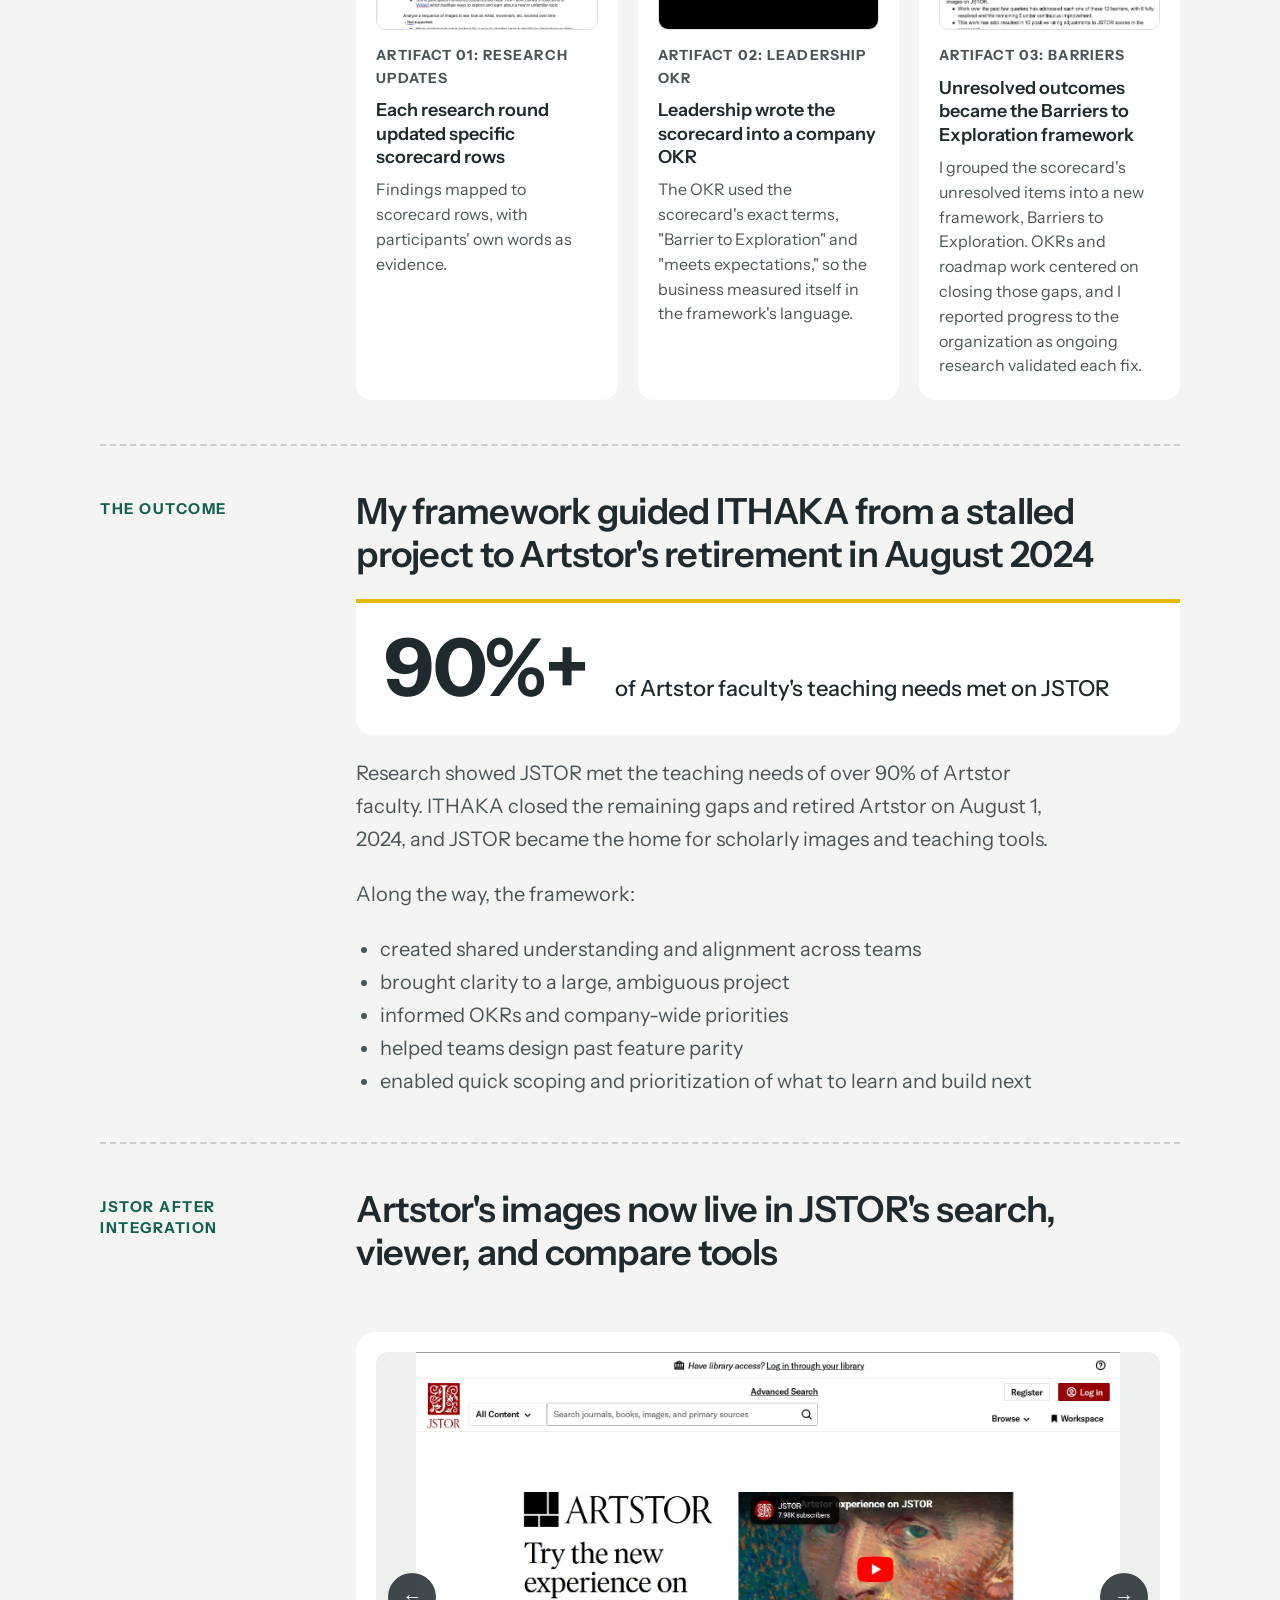
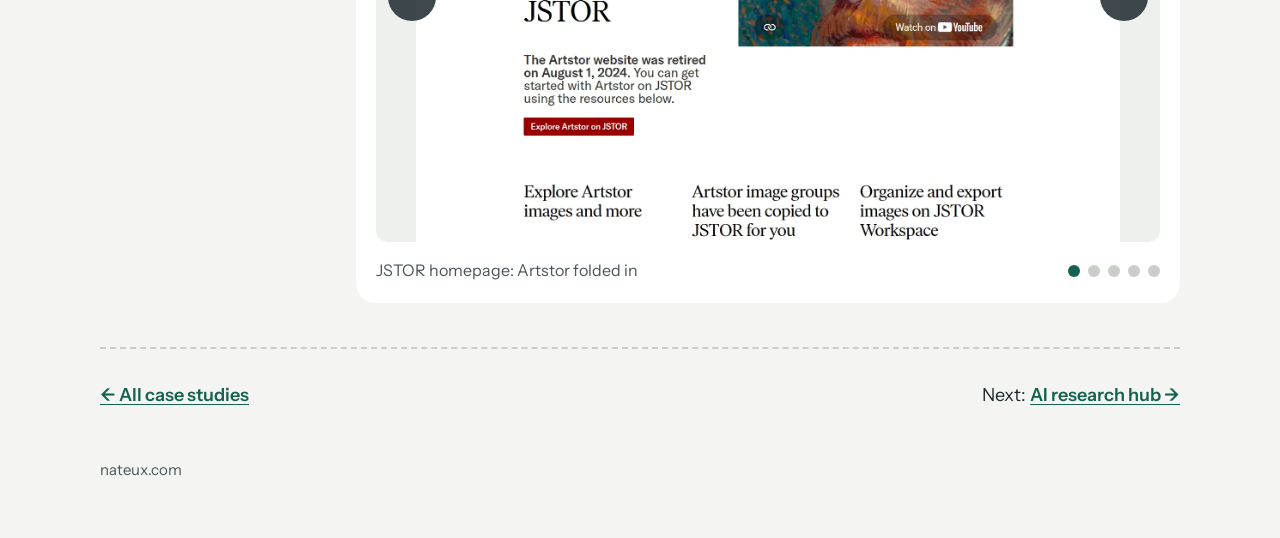
<file: case-study-jstor.html>
<!DOCTYPE html>
<html lang="en">
<head>
<!-- Google tag (gtag.js) -->
<script async src="https://www.googletagmanager.com/gtag/js?id=G-2LMC2ZFPCK"></script>
<script>
  window.dataLayer = window.dataLayer || [];
  function gtag(){dataLayer.push(arguments);}
  gtag('js', new Date());
  gtag('config', 'G-2LMC2ZFPCK');
</script>
<meta charset="utf-8">
<meta name="viewport" content="width=device-width, initial-scale=1">
<title>ITHAKA / Artstor → JSTOR · Case Study · Nate Bonham</title>
<meta name="description" content="When I joined ITHAKA in 2019, its plan to integrate Artstor into JSTOR had stalled. I built a User Outcomes framework that gave teams a shared understanding of Artstor's users and a way to measure progress through the full integration.">
<meta property="og:type" content="website">
<meta property="og:title" content="ITHAKA / Artstor → JSTOR · Case Study · Nate Bonham">
<meta property="og:description" content="When I joined ITHAKA in 2019, its plan to integrate Artstor into JSTOR had stalled. I built a User Outcomes framework that gave teams a shared understanding of Artstor's users and a way to measure progress through the full integration.">
<meta property="og:image" content="https://www.nateux.com/images/og-default.png">
<meta property="og:url" content="https://www.nateux.com/case-study-jstor.html">
<link rel="preconnect" href="https://fonts.googleapis.com">
<link rel="preconnect" href="https://fonts.gstatic.com" crossorigin>
<link href="https://fonts.googleapis.com/css2?family=Instrument+Sans:wght@400;500;600;700&display=swap" rel="stylesheet">
<link rel="stylesheet" href="css/site.css?v=7be546d5">
</head>
<body>
<header class="site-header">
<div class="container">
<a class="logo" href="index.html">Nate Bonham</a>
<nav class="site-nav" aria-label="Main"><a href="work.html" aria-current="page">Case Studies</a><a href="about.html">About</a><a href="contact.html">Contact</a></nav>
</div>
</header>
<main>
<section class="band theme-sky">
<div class="container">
<a class="back" href="work.html">← All case studies</a>
<div class="intro">
<div class="intro-text">
<div class="pill">ITHAKA / Artstor → JSTOR</div>
<h1 class="h1">How my User Outcomes Framework became ITHAKA's roadmap to success for a two-year platform integration</h1>
<p class="lede">When I joined ITHAKA in 2019, its plan to integrate Artstor into JSTOR had stalled. I built a User Outcomes framework that gave teams a shared understanding of Artstor's users and a way to measure progress through the full integration.</p>
</div>
<figure class="intro-art">
<img src="images/daumier-art-lovers.jpg" alt="Sketch of three men in top hats leaning in to study framed pictures">
<figcaption>Honoré Daumier, <i>Art Lovers</i>, c. 1863. <a href="https://www.clevelandart.org/art/1927.208" target="_blank" rel="noopener">The Cleveland Museum of Art</a></figcaption>
</figure>
</div>
</div>
</section>
<div class="container theme-sky">
<section class="row">
<div class="row-label"><div class="label">The problem</div></div>
<div class="row-body">
<h2 class="h2">ITHAKA's plan to integrate Artstor into JSTOR had stalled</h2>
<div class="body"><p>When I joined ITHAKA in 2019, the organization faced a daunting challenge: integrating Artstor, a beloved platform for teaching and research with images, into JSTOR, ITHAKA's much larger platform for scholarly literature, historical documents, and other textual content.</p></div>
<div class="body"><p>Despite financial and organizational urgency, the initiative had stalled. Teams saw the project as too ambiguous and too daunting, and the sudden move to remote work during the COVID-19 pandemic added to its complexity.</p></div>
</div>
</section>
<section class="row">
<div class="row-label"><div class="label">The stakes</div></div>
<div class="row-body">
<h2 class="h2">A failed integration risked ITHAKA's finances and its reputation in the academic community</h2>
<div class="grid-3"><div class="box"><div class="stat-num">1,500+</div><div class="stat-label">academic institutions</div></div><div class="box"><div class="stat-num">45+</div><div class="stat-label">countries</div></div><div class="box"><div class="stat-num">2.5M</div><div class="stat-label">images</div></div></div>
<div class="body"><p>If ITHAKA failed to support Artstor's users on JSTOR, those long-standing relationships could erode.</p></div>
</div>
</section>
<section class="row">
<div class="row-label"><div class="label">Getting started</div></div>
<div class="row-body">
<h2 class="h2">I traced the stall to two gaps: little knowledge of Artstor's users, and no shared definition of the work</h2>
<div class="body"><p>My first question was what was blocking ITHAKA from getting started. Through stakeholder interviews, deep dives into Confluence, and reviews of prior efforts, I learned that staff had very limited exposure to Artstor or its users. They wanted to understand who Artstor's users were, what they cared about, how they used the platform, and the field of art history.</p></div>
<div class="body"><p>Staff also disagreed on what "Artstor Integration" meant. Did it mean the brand? The toolset? The content?</p></div>
<div class="body"><p>Without that understanding, teams couldn't identify success metrics or picture what success looked like. To bring clarity, create measures, align teams, and inspire action, I needed a framework that could:</p></div>
<div class="grid-2"><div class="box"><p style="color: var(--ink); font-size: 19px">Orient staff to what art history is and why users care about it</p></div><div class="box"><p style="color: var(--ink); font-size: 19px">Build a shared understanding of our audience</p></div><div class="box"><p style="color: var(--ink); font-size: 19px">Guide user-centered product design and development</p></div><div class="box"><p style="color: var(--ink); font-size: 19px">Provide structure to evaluate progress throughout the integration</p></div></div>
</div>
</section>
<section class="row">
<div class="row-label"><div class="label">User Outcomes</div></div>
<div class="row-body">
<h2 class="h2">I built the framework on User Outcomes: the goals users pursue in their work, independent of any product</h2>
<div class="body"><p>I chose User Outcomes for the framework. They are research-informed statements written from the perspective of the audience a product intends to reach, describing the goals users are trying to achieve in their lives, careers, or projects, beyond what they do inside a product.</p></div>
<div class="body"><p>Metrics like CSAT, NPS, and D1 retention look backward: they evaluate an experience someone already had. User Outcomes look forward. They are foundational and generative, built to inspire ideas rooted in a firm understanding of users and their goals, which made them the right fit to unblock ITHAKA.</p></div>
<div class="grid-2"><div class="box yes"><div class="box-title">User outcome</div><ul><li>"I want to <strong>find inspiration I wasn't expecting</strong>."</li>
<li>"I want to <strong>trust the source I'm citing</strong>."</li>
<li>"I want to <strong>build a lecture quickly</strong>, without losing rigor."</li></ul></div><div class="box no"><div class="box-title">Not a user outcome</div><ul><li>"Use the search filters."</li>
<li>"Download an image."</li>
<li>"Increase session length." <span>(a business goal)</span></li></ul></div></div>
</div>
</section>
<section class="row">
<div class="row-label"><div class="label">Building the framework</div></div>
<div class="row-body">
<h2 class="h2">I combined existing research with new studies to map who art historians are and what they work toward</h2>
<div class="body"><p>I focused on three questions: Who are art historians? What goals are they working toward? What activities do they perform to reach those goals?</p></div>
<div class="body"><p>I started with a research gap analysis, reviewing existing reports, personas, Google Analytics data, and past interview recordings to see what we already knew, how confident we were, and whether that knowledge was still current.</p></div>
<div class="body"><p>I then ran new primary research to fill the gaps: user interviews, surveys, workflow analyses, and reviews of classroom materials.</p></div>
<div class="body"><p>With those insights in hand, I partnered with stakeholders to choose the user goals and activities that best fit ITHAKA's capabilities and organizational direction.</p></div>
</div>
</section>
<section class="row">
<div class="row-label"><div class="label">Communicating it</div></div>
<div class="row-body">
<h2 class="h2">Two artifacts gave a remote organization a shared picture of Artstor's users</h2>
<div class="body"><p>ITHAKA's culture, its remote work model, and staff's limited familiarity with Artstor's audience called for two artifacts: a narrative to build context, and a scorecard to guide the work.</p></div>
<figure class="artifact">
<img src="images/story.png" alt="A slide from 'The Story of Art History,' an internal narrative deck Nate built to orient ITHAKA staff to who Art History practitioners are and what they're trying to accomplish, paired with a classical Japanese boating scene illustration." data-lightbox>
<figcaption><strong style="color: var(--ink)">The Story of Art History.</strong> An easy-to-read narrative in Google Slides that showed how our users work, what they create, and why they care about art history. I shared it at company-wide show-and-tells, product team ceremonies, 1:1s with product and department leads, and in Slack. It built empathy for our users, gave every department shared terms and context, and helped onboard new hires.</figcaption>
</figure>
<figure class="artifact">
<img src="images/scorecard.png" alt="The User Outcomes Scorecard spreadsheet showing rows of user goals scored across JSTOR and Artstor." data-lightbox>
<figcaption><strong style="color: var(--ink)">The User Outcomes Scorecard.</strong> A Google Sheet listing each User Outcome and the activities users perform to achieve it. Continuous research showed how well JSTOR supported Artstor's users as the integration progressed. Product managers used it to spot unmet needs, designers and PMs built outcomes into their pipelines, and teams used it to measure their impact. The scorecard never referenced JSTOR features, which kept teams from aiming for feature parity.</figcaption>
</figure>
</div>
</section>
<section class="row">
<div class="row-label"><div class="label">Project timeline</div></div>
<div class="row-body">
<h2 class="h2">I built the framework in 2020 and re-measured against it every research round through 2022</h2>
<div class="timeline"><div class="box"><div class="when">Early 2020</div><div><h4>Stalled & ambiguous</h4><p>No shared definition of the problem. No way to scope, prioritize, or measure progress.</p></div></div><div class="box"><div class="when">2020</div><div><h4>Framework built</h4><p>Research gap analysis, new primary research, and the first User Outcomes statements drafted with stakeholders.</p></div></div><div class="box"><div class="when">April 2021</div><div><h4>Baseline established</h4><p>First full round of scorecard research set the baseline: where JSTOR met or fell short of Artstor users' needs.</p></div></div><div class="box"><div class="when">June & Sep 2021</div><div><h4>Quarterly assessments</h4><p>Two more rounds re-measured progress against the baseline, refining the scorecard as understanding deepened.</p></div></div><div class="box"><div class="when">2022</div><div><h4>"Barriers to Exploration" & resolution</h4><p>Grouped the remaining unmet needs into a framework that leadership adopted as an OKR.</p></div></div></div>
</div>
</section>
<section class="row">
<div class="row-label"><div class="label">In practice</div></div>
<div class="row-body">
<h2 class="h2">The "look for inspiration" outcome led us to ship a Load more button</h2>
<div class="body"><p>One scorecard item was "look for inspiration": performing a broad, exploratory search, finding items relevant enough to form a topic, and ideally stumbling onto something unexpected.</p></div>
<div class="body"><p>Artstor didn't fully support those activities. By 2020, students and instructors were frustrated by how many times they had to click "next" to see more results. They tired and settled for what they had found.</p></div>
<div class="body"><p>Using How Might We sessions and comparative analysis, we explored three directions for images on JSTOR and tested each against that outcome.</p></div>
<div class="grid-3"><div class="box"><div class="box-tag">Option 1</div><h4>Keep pagination</h4><p>Felt slow. Users saw fewer items and rarely found something inspiring.</p></div><div class="box"><div class="box-tag">Option 2</div><h4>Infinite scroll</h4><p>Revealed the most items, but users paid less attention and missed the inspiring result.</p></div><div class="box yes"><div class="box-tag">Option 3</div><h4>Load more</h4><p>Users viewed more items than with pagination and engaged more deeply than with infinite scroll.</p><div class="shipped">Shipped</div></div></div>
<div class="body"><p>Feature parity would have kept pagination, even though it hindered discovery. A behavioral metric like total items viewed would have favored infinite scroll, even though those users scrolled without intent and missed what they needed. The user outcome pointed to "Load more."</p></div>
<div class="body"><p>The designer on this feature came to the scorecard on her own: she used the user outcomes to seed her ideation, then evaluated each approach against them.</p></div>
</div>
</section>
<section class="row">
<div class="row-label"><div class="label">Adoption</div></div>
<div class="row-body">
<h2 class="h2">Research updates, a company OKR, and a follow-on framework all used the scorecard's language</h2>
<div class="body"><p>Three artifacts trace the framework from research updates to company goals.</p></div>
<div class="artifact-grid artifact-grid--3"><div class="box"><img src="images/slack.png" alt="A research update titled Scoring Updates, describing findings from 18 one-on-one feedback sessions with Art History faculty, with scorecard rows updated to 'Not supported' and supporting user quotes underneath each finding." data-lightbox><div class="box-tag">Artifact 01: Research Updates</div><h4>Each research round updated specific scorecard rows</h4><p>Findings mapped to scorecard rows, with participants' own words as evidence.</p></div><div class="box"><img src="images/okr-redacted.png" alt="A leadership OKR slide reading: Objective: Users can find connections seamlessly among all resources on JSTOR: Images, Books, Journals, and Primary Sources. Key Result: 100% of Barrier to Exploration user needs advance from needs improvement to meets expectations in the Artstor Integration User Experience Scorecard." data-lightbox><div class="box-tag">Artifact 02: Leadership OKR</div><h4>Leadership wrote the scorecard into a company OKR</h4><p>The OKR used the scorecard's exact terms, "Barrier to Exploration" and "meets expectations," so the business measured itself in the framework's language.</p></div><div class="box"><img src="images/barriersexplorationokr.png" alt="A slide showing the Barriers to Exploration framework: a collection of unresolved scorecard items that became the focus of OKRs and deliverables through 2022." data-lightbox><div class="box-tag">Artifact 03: Barriers</div><h4>Unresolved outcomes became the Barriers to Exploration framework</h4><p>I grouped the scorecard's unresolved items into a new framework, Barriers to Exploration. OKRs and roadmap work centered on closing those gaps, and I reported progress to the organization as ongoing research validated each fix.</p></div></div>
</div>
</section>
<section class="row">
<div class="row-label"><div class="label">The outcome</div></div>
<div class="row-body">
<h2 class="h2">My framework guided ITHAKA from a stalled project to Artstor's retirement in August 2024</h2>
<div class="box key"><div class="key-row"><div class="key-num">90%+</div><div class="key-text">of Artstor faculty's teaching needs met on JSTOR</div></div></div>
<div class="body"><p>Research showed JSTOR met the teaching needs of over 90% of Artstor faculty. ITHAKA closed the remaining gaps and retired Artstor on August 1, 2024, and JSTOR became the home for scholarly images and teaching tools.</p></div>
<div class="body"><p>Along the way, the framework:</p></div>
<div class="body"><ul><li>created shared understanding and alignment across teams</li><li>brought clarity to a large, ambiguous project</li><li>informed OKRs and company-wide priorities</li><li>helped teams design past feature parity</li><li>enabled quick scoping and prioritization of what to learn and build next</li></ul></div>
</div>
</section>
<section class="row">
<div class="row-label"><div class="label">JSTOR after integration</div></div>
<div class="row-body">
<h2 class="h2">Artstor's images now live in JSTOR's search, viewer, and compare tools</h2>
<div class="gallery gallery--cyan" style="margin-top:36px;">
<div class="gallery-wrap">
<div class="gallery-stage">
<div class="gallery-slides">
<div class="gallery-slide" data-caption="JSTOR homepage: Artstor folded in"><img alt="JSTOR homepage announcing the Artstor integration" src="images/artstor01.webp"/></div>
<div class="gallery-slide" data-caption="Image search: 29,962 results with faceted filters"><img alt="JSTOR image search results for 'cats'" src="images/artstor02.webp"/></div>
<div class="gallery-slide" data-caption="Image viewer: full-screen with metadata"><img alt="JSTOR full-screen image viewer showing a Louis Wain painting" src="images/artstor03.webp"/></div>
<div class="gallery-slide" data-caption="Zoom: deep inspection at full resolution"><img alt="JSTOR image viewer zoomed in on a painting detail" src="images/artstor04.webp"/></div>
<div class="gallery-slide" data-caption="Compare view: three images side by side"><img alt="JSTOR image viewer in compare mode with three images" src="images/artstor05.webp"/></div>
</div>
</div>
<button aria-label="Previous" class="gallery-btn gallery-prev">←</button>
<button aria-label="Next" class="gallery-btn gallery-next">→</button>
</div>
<div class="gallery-footer">
<span class="gallery-caption"></span>
<div class="gallery-dots">
<button class="gallery-dot active"></button>
<button class="gallery-dot"></button>
<button class="gallery-dot"></button>
<button class="gallery-dot"></button>
<button class="gallery-dot"></button>
</div>
</div>
</div>
</div>
</section>
<nav class="next" aria-label="More case studies">
<a href="work.html">← All case studies</a>
<span>Next: <a href="case-study-ai-research-hub.html">AI research hub →</a></span>
</nav>
</div>
</main>
<footer class="site-footer"><div class="container">nateux.com</div></footer>
<script src="js/site.js?v=d96bf8d9"></script>
</body>
</html>
</file>
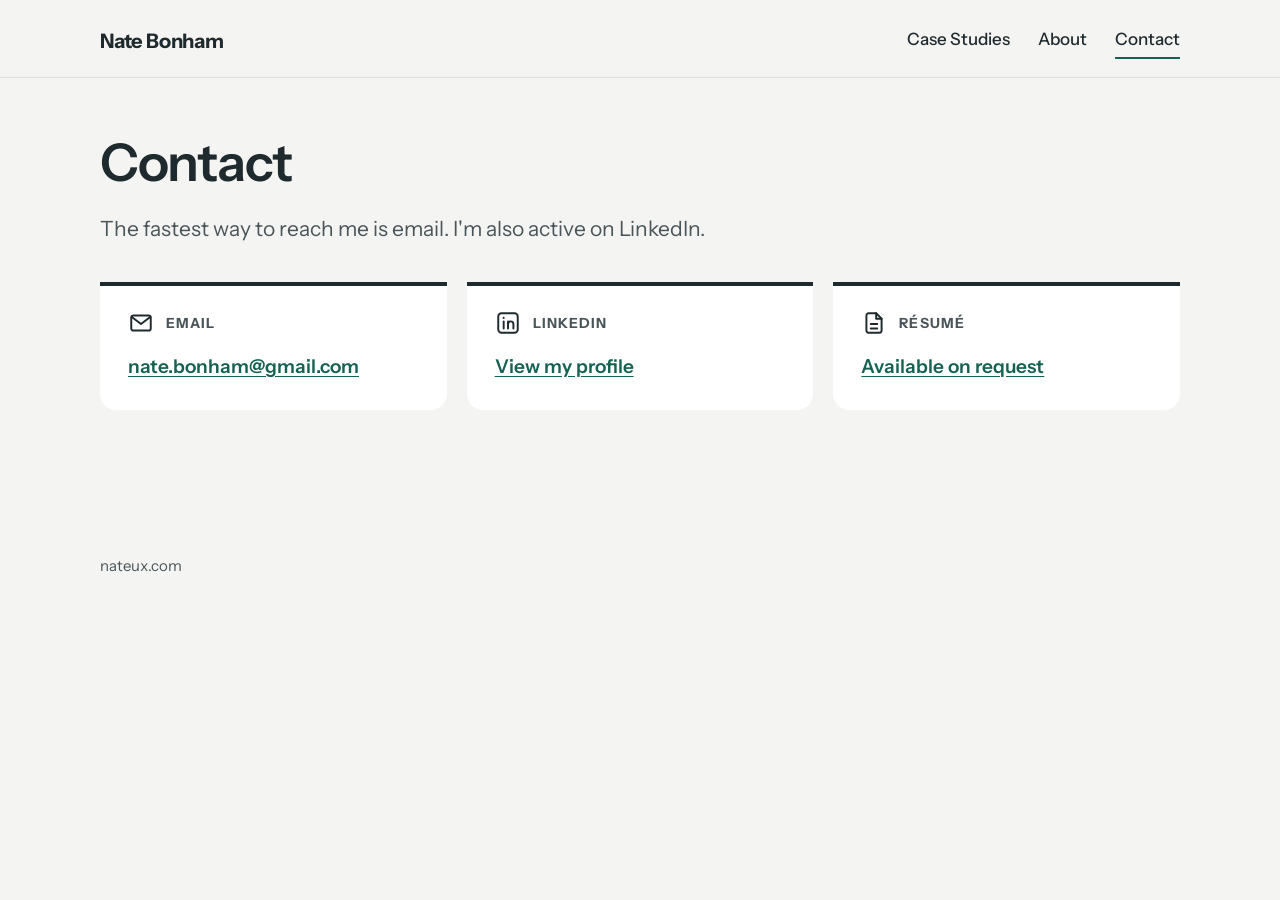
<file: contact.html>
<!DOCTYPE html>
<html lang="en">
<head>
<!-- Google tag (gtag.js) -->
<script async src="https://www.googletagmanager.com/gtag/js?id=G-2LMC2ZFPCK"></script>
<script>
  window.dataLayer = window.dataLayer || [];
  function gtag(){dataLayer.push(arguments);}
  gtag('js', new Date());
  gtag('config', 'G-2LMC2ZFPCK');
</script>
<meta charset="utf-8">
<meta name="viewport" content="width=device-width, initial-scale=1">
<title>Contact · Nate Bonham</title>
<meta name="description" content="How to reach Nate Bonham.">
<meta property="og:type" content="website">
<meta property="og:title" content="Contact · Nate Bonham">
<meta property="og:description" content="How to reach Nate Bonham.">
<meta property="og:image" content="https://www.nateux.com/images/og-default.png">
<meta property="og:url" content="https://www.nateux.com/contact.html">
<link rel="preconnect" href="https://fonts.googleapis.com">
<link rel="preconnect" href="https://fonts.gstatic.com" crossorigin>
<link href="https://fonts.googleapis.com/css2?family=Instrument+Sans:wght@400;500;600;700&display=swap" rel="stylesheet">
<link rel="stylesheet" href="css/site.css?v=7be546d5">
</head>
<body>
<header class="site-header">
<div class="container">
<a class="logo" href="index.html">Nate Bonham</a>
<nav class="site-nav" aria-label="Main"><a href="work.html">Case Studies</a><a href="about.html">About</a><a href="contact.html" aria-current="page">Contact</a></nav>
</div>
</header>
<main>
<div class="container">
<section class="page-head">
<h1 class="h1">Contact</h1>
<p class="lede">The fastest way to reach me is email. I'm also active on LinkedIn.</p>
</section>
<div class="info-grid theme-neutral">
<div class="box contact-box"><div class="contact-head"><span class="contact-icon"><svg viewBox="0 0 24 24" width="26" height="26" fill="none" stroke="currentColor" stroke-width="1.8" stroke-linecap="round" stroke-linejoin="round" aria-hidden="true"><rect x="3" y="5" width="18" height="14" rx="2"/><path d="M3.5 6.5 12 13l8.5-6.5"/></svg></span><span class="box-tag">Email</span></div><a href="mailto:nate.bonham@gmail.com">nate.bonham@gmail.com</a></div>
<div class="box contact-box"><div class="contact-head"><span class="contact-icon"><svg viewBox="0 0 24 24" width="26" height="26" fill="none" stroke="currentColor" stroke-width="1.8" stroke-linecap="round" stroke-linejoin="round" aria-hidden="true"><rect x="3" y="3" width="18" height="18" rx="3"/><path d="M8 10.5V17"/><path d="M8 7.2v.1"/><path d="M12 17v-6.5"/><path d="M12 13.2c0-1.6 1.1-2.7 2.5-2.7s2.5 1 2.5 2.7V17"/></svg></span><span class="box-tag">LinkedIn</span></div><a href="https://www.linkedin.com/in/nathanielbonham" target="_blank" rel="noopener">View my profile</a></div>
<div class="box contact-box"><div class="contact-head"><span class="contact-icon"><svg viewBox="0 0 24 24" width="26" height="26" fill="none" stroke="currentColor" stroke-width="1.8" stroke-linecap="round" stroke-linejoin="round" aria-hidden="true"><path d="M14 3H7a2 2 0 0 0-2 2v14a2 2 0 0 0 2 2h10a2 2 0 0 0 2-2V8z"/><path d="M14 3v5h5"/><path d="M9 13h6"/><path d="M9 17h6"/></svg></span><span class="box-tag">Résumé</span></div><a href="mailto:nate.bonham@gmail.com?subject=R%C3%A9sum%C3%A9%20request">Available on request</a></div>
</div>
</div>
</main>
<footer class="site-footer"><div class="container">nateux.com</div></footer>
<script src="js/site.js?v=d96bf8d9"></script>
</body>
</html>
</file>
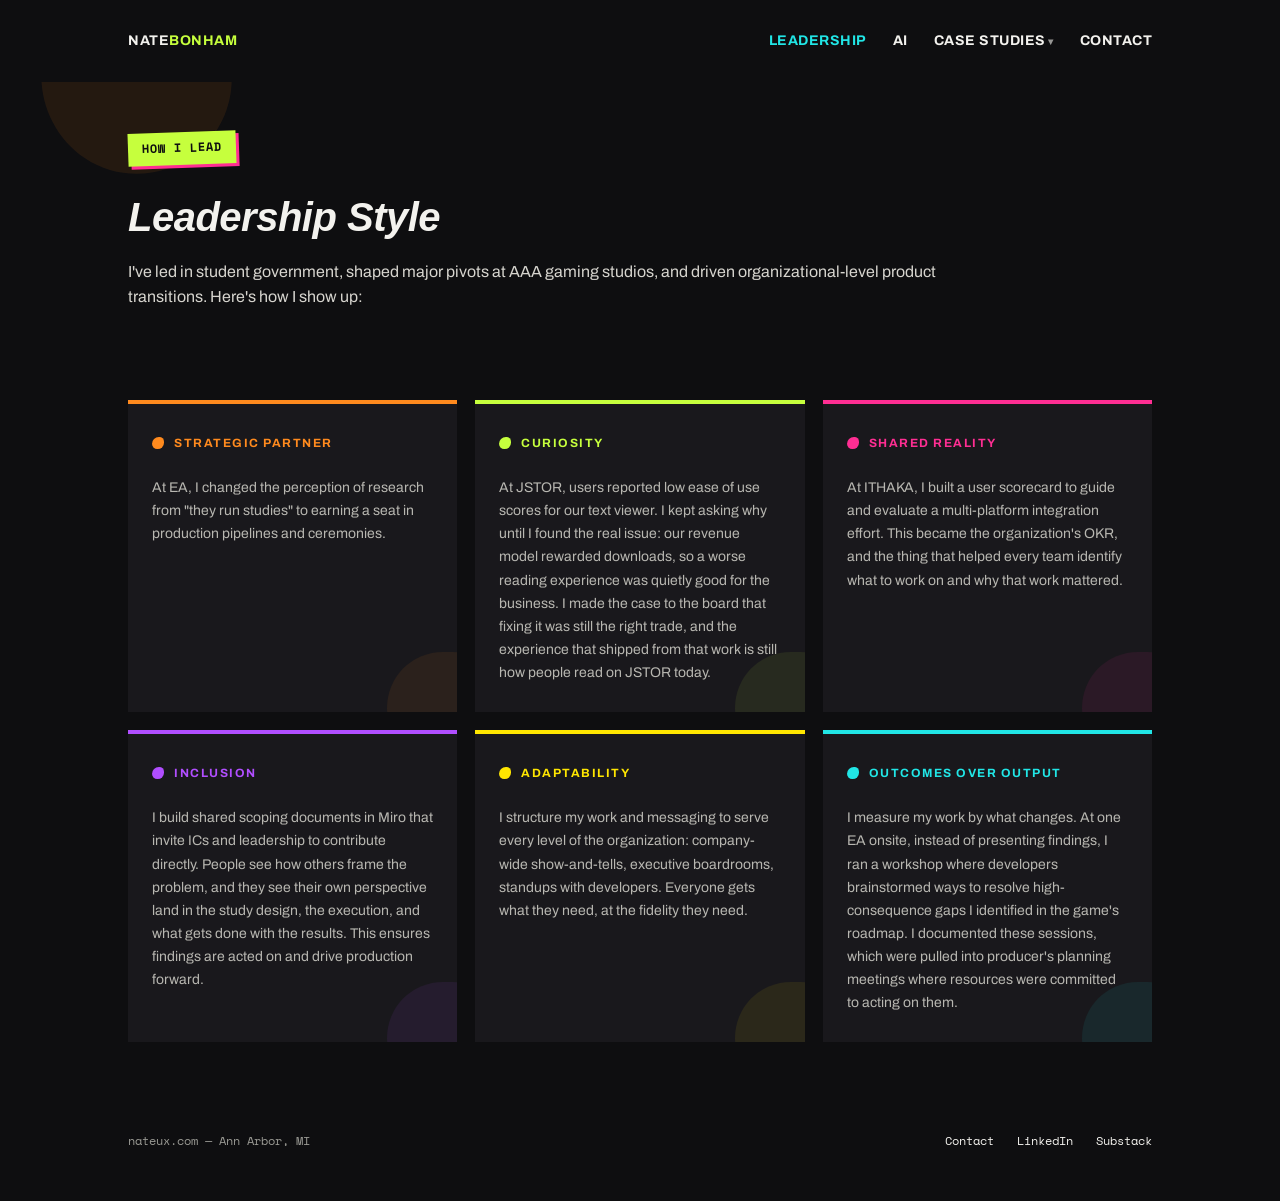
<file: philosophy.html>
<!DOCTYPE html>
<html lang="en">
<head>
<meta charset="UTF-8">
<meta name="viewport" content="width=device-width, initial-scale=1.0">
<title>Leadership Style — Nate Bonham</title>
<link rel="stylesheet" id="theme-stylesheet" href="css/style.css">
</head>
<body>
<div class="wrap">

  <svg class="splat" style="top:-20px; left:-70px; width:220px; height:220px;" viewBox="0 0 200 200">
    <path d="M95 5 C130 0 165 25 178 60 C191 95 180 135 150 158 C120 181 80 182 50 162 C20 142 5 105 12 70 C19 35 60 10 95 5 Z" fill="#FF8A1E" opacity="0.10"/>
  </svg>

  <header class="nav">
    <a href="index.html" class="logo">Nate<span>Bonham</span></a>
    <button class="nav-toggle" aria-label="Open navigation"><span></span><span></span><span></span></button>
    <nav class="navlinks">
      <a href="philosophy.html" class="active">Leadership</a>
      <a href="ai-practice.html">AI</a>
      <div class="nav-dropdown">
        <a href="work.html">Case Studies</a>
        <div class="nav-dropdown-menu">
          <a href="work.html">All Case Studies</a>
          <a href="case-study-jstor.html">Artstor Integration</a>
          <a href="case-study-studio-reframe.html">Studio Reframe</a>
          <a href="case-study-sims.html">Embedded Partner</a>
        </div>
      </div>
      <a href="contact.html">Contact</a>
    </nav>
  </header>

  <section class="page-hero">
    <div class="hero-tag">HOW I LEAD</div>
    <h1>Leadership Style</h1>
    <p>I've led in student government, shaped major pivots at AAA gaming studios, and driven organizational-level product transitions. Here's how I show up:</p>
  </section>

  <section class="principle-grid" style="padding-top:40px;">

    <div class="principle-card">
      <div class="section-label">Strategic Partner</div>
      <p>At EA, I changed the perception of research from "they run studies" to earning a seat in production pipelines and ceremonies.</p>
    </div>

    <div class="principle-card">
      <div class="section-label section-label--cyan">Curiosity</div>
      <p>At JSTOR, users reported low ease of use scores for our text viewer. I kept asking why until I found the real issue: our revenue model rewarded downloads, so a worse reading experience was quietly good for the business. I made the case to the board that fixing it was still the right trade, and the experience that shipped from that work is still how people read on JSTOR today.</p>
    </div>

    <div class="principle-card">
      <div class="section-label section-label--magenta">Shared Reality</div>
      <p>At ITHAKA, I built a user scorecard to guide and evaluate a multi-platform integration effort. This became the organization's OKR, and the thing that helped every team identify what to work on and why that work mattered.</p>
    </div>

    <div class="principle-card">
      <div class="section-label section-label--violet">Inclusion</div>
      <p>I build shared scoping documents in Miro that invite ICs and leadership to contribute directly. People see how others frame the problem, and they see their own perspective land in the study design, the execution, and what gets done with the results. This ensures findings are acted on and drive production forward.</p>
    </div>

    <div class="principle-card">
      <div class="section-label">Adaptability</div>
      <p>I structure my work and messaging to serve every level of the organization: company-wide show-and-tells, executive boardrooms, standups with developers. Everyone gets what they need, at the fidelity they need.</p>
    </div>

    <div class="principle-card">
      <div class="section-label section-label--cyan">Outcomes Over Output</div>
      <p>I measure my work by what changes. At one EA onsite, instead of presenting findings, I ran a workshop where developers brainstormed ways to resolve high-consequence gaps I identified in the game's roadmap. I documented these sessions, which were pulled into producer's planning meetings where resources were committed to acting on them.</p>
    </div>

  </section>

  <footer>
    <span>nateux.com — Ann Arbor, MI</span>
    <span>
      <a href="contact.html">Contact</a>
      <a href="https://www.linkedin.com/in/nathanielbonham">LinkedIn</a>
      <a href="https://natebonham.substack.com/">Substack</a>
    </span>
  </footer>

</div>
<script src="js/theme-toggle.js"></script>
</body>
</html>
</file>
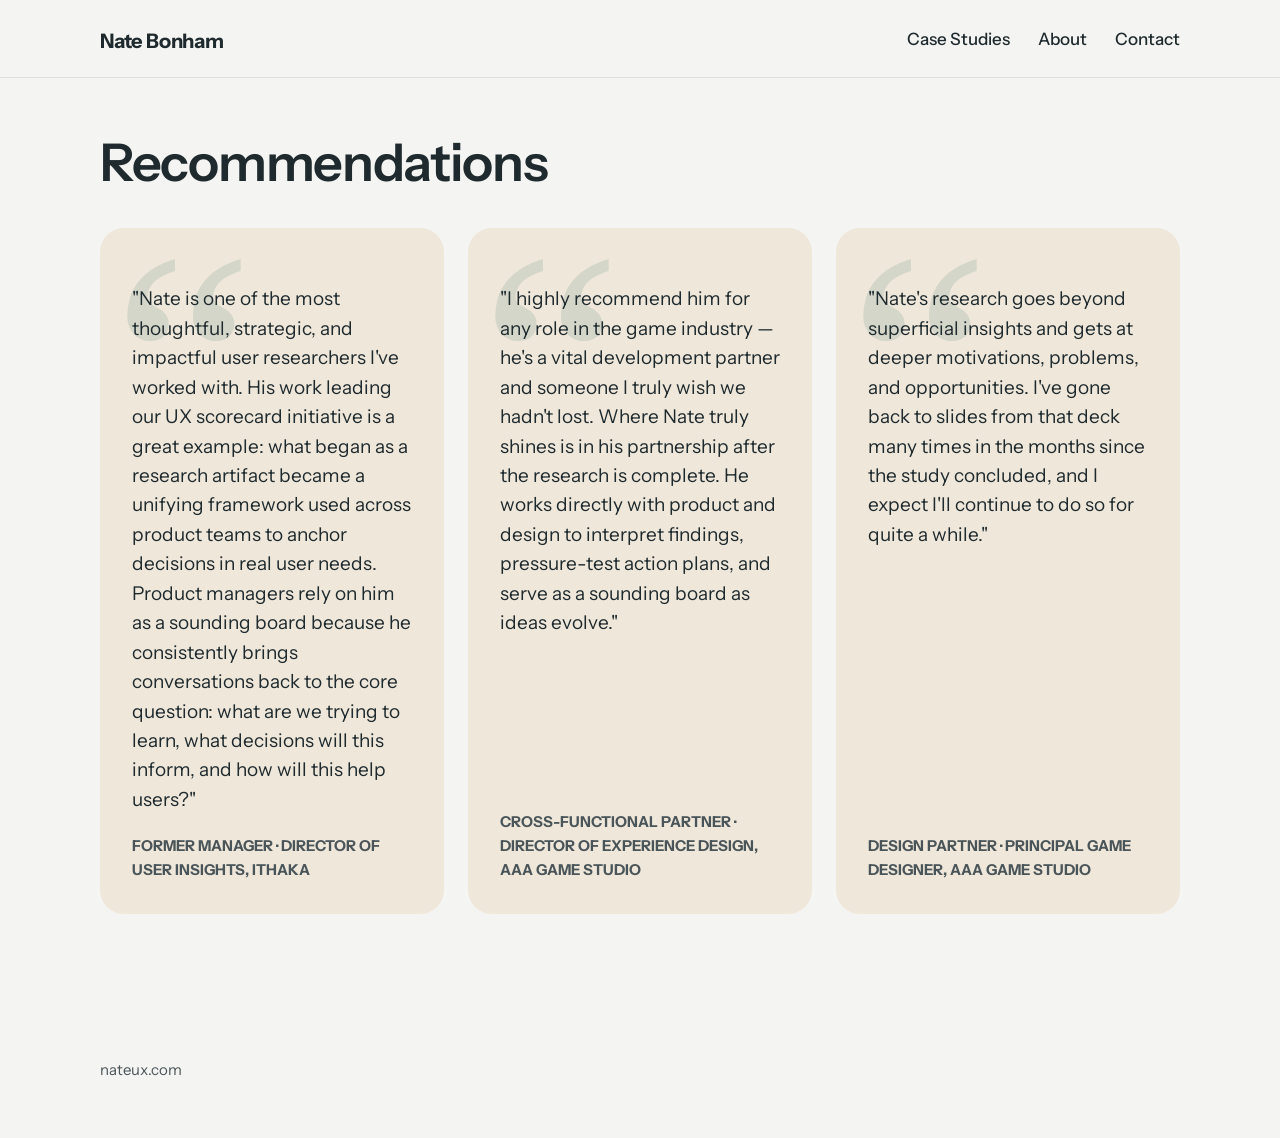
<file: recommendations.html>
<!DOCTYPE html>
<html lang="en">
<head>
<!-- Google tag (gtag.js) -->
<script async src="https://www.googletagmanager.com/gtag/js?id=G-2LMC2ZFPCK"></script>
<script>
  window.dataLayer = window.dataLayer || [];
  function gtag(){dataLayer.push(arguments);}
  gtag('js', new Date());
  gtag('config', 'G-2LMC2ZFPCK');
</script>
<meta charset="utf-8">
<meta name="viewport" content="width=device-width, initial-scale=1">
<title>Recommendations · Nate Bonham</title>
<meta name="description" content="What colleagues say about working with Nate Bonham.">
<meta property="og:type" content="website">
<meta property="og:title" content="Recommendations · Nate Bonham">
<meta property="og:description" content="What colleagues say about working with Nate Bonham.">
<meta property="og:image" content="https://www.nateux.com/images/og-default.png">
<meta property="og:url" content="https://www.nateux.com/recommendations.html">
<link rel="preconnect" href="https://fonts.googleapis.com">
<link rel="preconnect" href="https://fonts.gstatic.com" crossorigin>
<link href="https://fonts.googleapis.com/css2?family=Instrument+Sans:wght@400;500;600;700&display=swap" rel="stylesheet">
<link rel="stylesheet" href="css/site.css?v=7be546d5">
</head>
<body>
<header class="site-header">
<div class="container">
<a class="logo" href="index.html">Nate Bonham</a>
<nav class="site-nav" aria-label="Main"><a href="work.html">Case Studies</a><a href="about.html">About</a><a href="contact.html">Contact</a></nav>
</div>
</header>
<main>
<div class="container">
<section class="page-head">
<h1 class="h1">Recommendations</h1>
</section>
<div class="quote-grid" style="padding-bottom: 96px">
<figure class="quote"><blockquote>"Nate is one of the most thoughtful, strategic, and impactful user researchers I've worked with. His work leading our UX scorecard initiative is a great example: what began as a research artifact became a unifying framework used across product teams to anchor decisions in real user needs. Product managers rely on him as a sounding board because he consistently brings conversations back to the core question: what are we trying to learn, what decisions will this inform, and how will this help users?"</blockquote><figcaption>FORMER MANAGER · DIRECTOR OF USER INSIGHTS, ITHAKA</figcaption></figure>
<figure class="quote"><blockquote>"I highly recommend him for any role in the game industry — he's a vital development partner and someone I truly wish we hadn't lost. Where Nate truly shines is in his partnership after the research is complete. He works directly with product and design to interpret findings, pressure-test action plans, and serve as a sounding board as ideas evolve."</blockquote><figcaption>CROSS-FUNCTIONAL PARTNER · DIRECTOR OF EXPERIENCE DESIGN, AAA GAME STUDIO</figcaption></figure>
<figure class="quote"><blockquote>"Nate's research goes beyond superficial insights and gets at deeper motivations, problems, and opportunities. I've gone back to slides from that deck many times in the months since the study concluded, and I expect I'll continue to do so for quite a while."</blockquote><figcaption>DESIGN PARTNER · PRINCIPAL GAME DESIGNER, AAA GAME STUDIO</figcaption></figure>
</div>
</div>
</main>
<footer class="site-footer"><div class="container">nateux.com</div></footer>
<script src="js/site.js?v=d96bf8d9"></script>
</body>
</html>
</file>
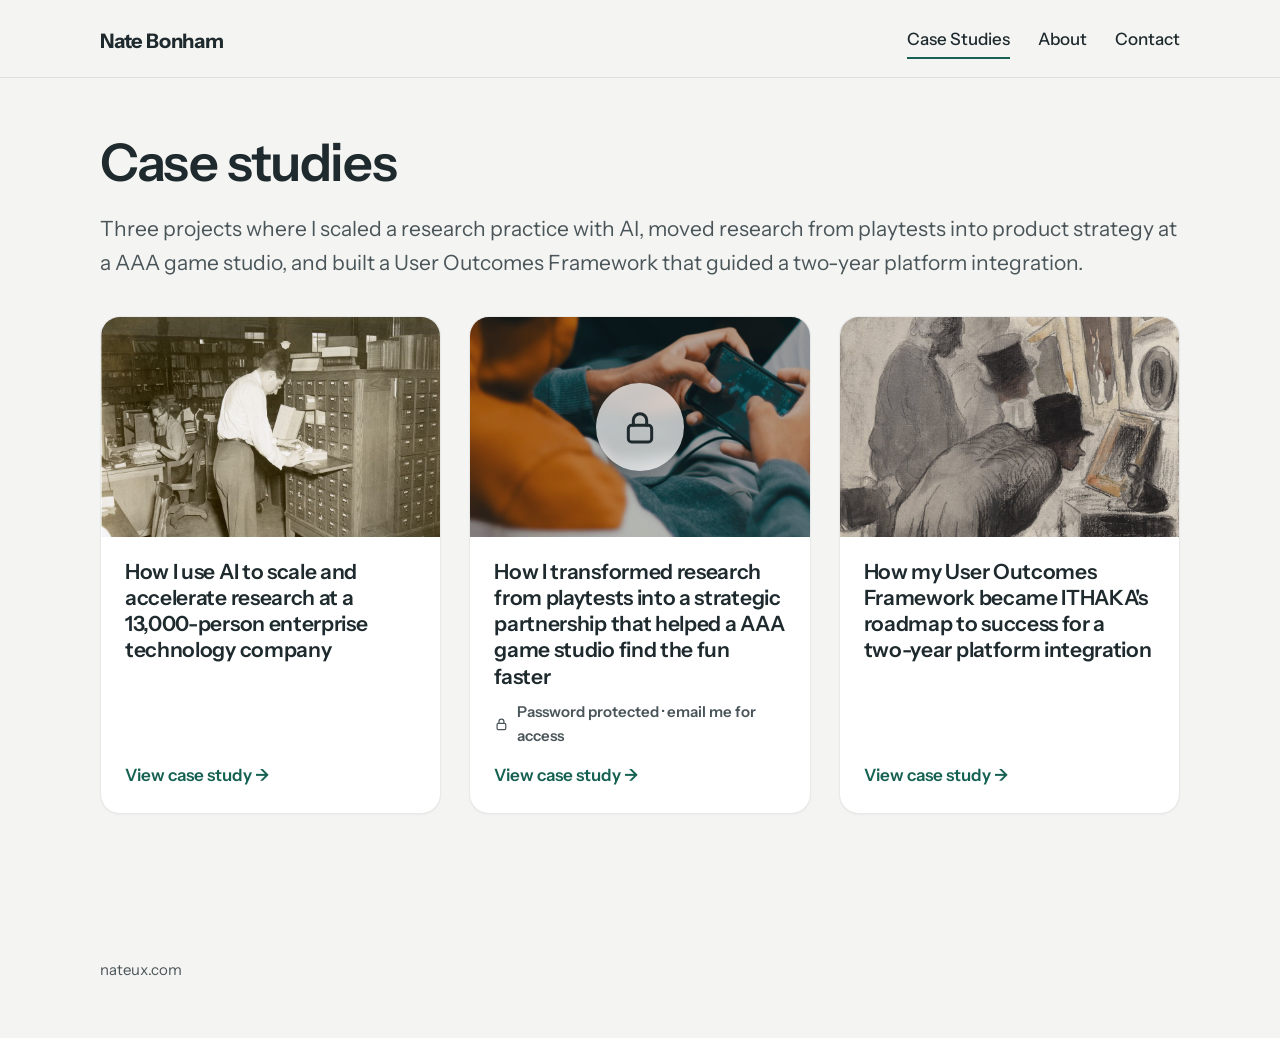
<file: work.html>
<!DOCTYPE html>
<html lang="en">
<head>
<!-- Google tag (gtag.js) -->
<script async src="https://www.googletagmanager.com/gtag/js?id=G-2LMC2ZFPCK"></script>
<script>
  window.dataLayer = window.dataLayer || [];
  function gtag(){dataLayer.push(arguments);}
  gtag('js', new Date());
  gtag('config', 'G-2LMC2ZFPCK');
</script>
<meta charset="utf-8">
<meta name="viewport" content="width=device-width, initial-scale=1">
<title>Case Studies · Nate Bonham</title>
<meta name="description" content="Case studies from Nate Bonham's research leadership work.">
<meta property="og:type" content="website">
<meta property="og:title" content="Case Studies · Nate Bonham">
<meta property="og:description" content="Case studies from Nate Bonham's research leadership work.">
<meta property="og:image" content="https://www.nateux.com/images/og-default.png">
<meta property="og:url" content="https://www.nateux.com/work.html">
<link rel="preconnect" href="https://fonts.googleapis.com">
<link rel="preconnect" href="https://fonts.gstatic.com" crossorigin>
<link href="https://fonts.googleapis.com/css2?family=Instrument+Sans:wght@400;500;600;700&display=swap" rel="stylesheet">
<link rel="stylesheet" href="css/site.css?v=7be546d5">
</head>
<body>
<header class="site-header">
<div class="container">
<a class="logo" href="index.html">Nate Bonham</a>
<nav class="site-nav" aria-label="Main"><a href="work.html" aria-current="page">Case Studies</a><a href="about.html">About</a><a href="contact.html">Contact</a></nav>
</div>
</header>
<main>
<div class="container">
<section class="page-head">
<h1 class="h1">Case studies</h1>
<p class="lede">Three projects where I scaled a research practice with AI, moved research from playtests into product strategy at a AAA game studio, and built a User Outcomes Framework that guided a two-year platform integration.</p>
</section>
<section style="padding-bottom: 96px">
<div class="card-grid">
<a class="case-card" href="case-study-ai-research-hub.html">
<img src="images/nlm-card-catalog.jpg" alt="A librarian pulls a card from an open drawer of a large wooden card catalog" style="object-position: 50% 12%">
<h3>How I use AI to scale and accelerate research at a 13,000-person enterprise technology company</h3>
<span class="more">View case study →</span>
</a>
<a class="case-card" href="case-study-generative-research.html">
<div class="card-media locked-media"><img src="images/game-phone.jpg" alt="A player in headphones and an orange hoodie holding a phone sideways to play a game" style="object-position: 50% 62%"><div class="lock-overlay" aria-hidden="true"><svg viewBox="0 0 24 24" width="40" height="40" fill="none" stroke="currentColor" stroke-width="1.8" stroke-linecap="round" stroke-linejoin="round"><rect x="5" y="11" width="14" height="10" rx="2"/><path d="M8 11V8a4 4 0 0 1 8 0v3"/></svg></div></div>
<h3>How I transformed research from playtests into a strategic partnership that helped a AAA game studio find the fun faster</h3>
<span class="locked"><svg viewBox="0 0 24 24" width="16" height="16" fill="none" stroke="currentColor" stroke-width="2" stroke-linecap="round" stroke-linejoin="round" aria-hidden="true"><rect x="5" y="11" width="14" height="10" rx="2"/><path d="M8 11V8a4 4 0 0 1 8 0v3"/></svg>Password protected · email me for access</span>
<span class="more">View case study →</span>
</a>
<a class="case-card" href="case-study-jstor.html">
<img src="images/daumier-art-lovers.jpg" alt="Sketch of three men in top hats leaning in to study framed pictures" style="object-position: 50% 30%">
<h3>How my User Outcomes Framework became ITHAKA's roadmap to success for a two-year platform integration</h3>
<span class="more">View case study →</span>
</a>
</div>
</section>
</div>
</main>
<footer class="site-footer"><div class="container">nateux.com</div></footer>
<script src="js/site.js?v=d96bf8d9"></script>
</body>
</html>
</file>
<file: css/site.css>
/* nateux.com — site styles
   Color system (each color has one job):
   green  = interactive + brand, and "yes" in comparisons
   red    = "no" in comparisons only
   project tint = which case study you're in (JSTOR sky, game studio mint)
   yellow = the key finding, once per case study
   white  = boxes behind detail items
   tan    = quotes                                                        */

:root{
  --bg:#F4F4F2;
  --ink:#1E2A2E;
  --muted:#4A5559;
  --green:#156152;
  --green-dark:#0E4439;
  --red:#A23B2C;
  --white:#FFFFFF;
  --tan:#EFE7DA;
  --yellow:#E5B800;
  --rule-neutral:#1E2A2E;
  --line:#DCDFDC;
  --perf:#C9CEC9;
  /* project tints */
  --sky-band:#E6F0FA; --sky-pill:#C3DBF2; --sky-rule:#7FA9D6;
  --clay-band:#FBEAE1; --clay-pill:#F4C9B4; --clay-rule:#D97757;
  --mint-band:#E4F3E6; --mint-pill:#BFE3C8; --mint-rule:#5FAE84;
  --band:var(--sky-band); --pill:var(--sky-pill); --rule:var(--sky-rule);
  --font:'Instrument Sans', system-ui, -apple-system, 'Segoe UI', sans-serif;
  --max:1160px;
}
.theme-sky{ --band:var(--sky-band); --pill:var(--sky-pill); --rule:var(--sky-rule); }
.theme-clay{ --band:var(--clay-band); --pill:var(--clay-pill); --rule:var(--clay-rule); }
.theme-mint{ --band:var(--mint-band); --pill:var(--mint-pill); --rule:var(--mint-rule); }
.theme-neutral{ --band:#E9E9E5; --pill:#D9D9D3; --rule:var(--rule-neutral); }

*{ box-sizing:border-box; }
html{ scroll-padding-top:96px; }
body{ margin:0; background:var(--bg); color:var(--ink); font-family:var(--font); font-size:20px; line-height:1.6; -webkit-font-smoothing:antialiased; }
img{ max-width:100%; }
a{ color:var(--green); text-underline-offset:3px; }
a:hover{ color:var(--green-dark); }
:focus-visible{ outline:3px solid var(--green); outline-offset:3px; border-radius:4px; }

.container{ max-width:var(--max); margin:0 auto; padding:0 40px; }
@media (max-width:640px){ .container{ padding:0 20px; } }

/* ---------- header ---------- */
.site-header{ position:sticky; top:0; z-index:50; background:var(--bg); border-bottom:1px solid var(--line); }
.site-header .container{ display:flex; justify-content:space-between; align-items:center; flex-wrap:wrap; gap:12px 24px; padding-top:22px; padding-bottom:18px; }
.logo{ font-size:20px; font-weight:700; letter-spacing:-0.01em; color:var(--ink); text-decoration:none; }
.logo:hover{ color:var(--ink); }
.site-nav{ display:flex; gap:28px; flex-wrap:wrap; }
.site-nav a{ font-size:17px; font-weight:500; color:var(--ink); text-decoration:none; padding:4px 0; border-bottom:2px solid transparent; }
.site-nav a:hover{ color:var(--green); }
.site-nav a[aria-current="page"]{ border-bottom-color:var(--green); }
@media (max-width:640px){ .site-nav{ gap:20px; } .site-nav a{ font-size:16px; } }

/* ---------- type ---------- */
h1,h2,h3,h4{ color:var(--ink); }
.eyebrow{ font-size:22px; font-weight:600; color:var(--green); margin:0; }
.label{ font-size:15px; font-weight:700; letter-spacing:0.1em; text-transform:uppercase; color:var(--green); line-height:1.4; }
.h1{ margin:0; font-size:52px; line-height:1.12; font-weight:600; letter-spacing:-0.025em; }
.h2{ margin:0; font-size:36px; line-height:1.2; font-weight:600; letter-spacing:-0.02em; max-width:780px; }
.lede{ margin:0; font-size:21px; line-height:1.6; color:var(--muted); }
.body p, p.body{ margin:0; font-size:20px; line-height:1.65; color:var(--muted); max-width:720px; }
.body ul{ margin:0; padding-left:24px; color:var(--muted); font-size:20px; line-height:1.65; max-width:720px; }
.body strong{ color:var(--ink); }
@media (max-width:760px){ .h1{ font-size:38px; } .h2{ font-size:28px; } body{ font-size:18px; } .body p, .body ul{ font-size:18px; } }

/* ---------- dividers ---------- */
.perf{ border:0; border-top:2px dashed var(--perf); margin:0; }

/* ---------- home hero ---------- */
.hero{ display:flex; flex-wrap:wrap; gap:56px; align-items:center; padding:44px 0 44px; }
.hero-text{ flex:1 1 520px; display:flex; flex-direction:column; gap:24px; }
.hero-photo{ flex:0 1 380px; }
.hero-photo img{ display:block; width:100%; height:440px; object-fit:cover; object-position:50% 15%; border-radius:28px; }
@media (max-width:760px){ .hero{ padding:36px 0 40px; gap:32px; } .hero-photo img{ height:380px; } }

.section{ padding:40px 0 48px; display:flex; flex-direction:column; gap:32px; }

/* ---------- case study cards ---------- */
.card-grid{ display:grid; grid-template-columns:repeat(auto-fit, minmax(320px, 1fr)); gap:48px 32px; }
.case-card{ display:flex; flex-direction:column; text-decoration:none; color:var(--ink); background:var(--white); border:1px solid rgba(30,42,46,0.10); border-radius:20px; overflow:hidden; box-shadow:0 1px 2px rgba(30,42,46,0.04); transition:transform .2s ease, box-shadow .2s ease, border-color .2s ease; }
.case-card img{ display:block; width:100%; height:300px; object-fit:cover; background:var(--white); }
.case-card h3{ margin:0; font-size:26px; line-height:1.25; font-weight:600; letter-spacing:-0.015em; padding:24px 28px 0; }
.case-card .more{ font-size:17px; font-weight:600; color:var(--green); padding:16px 28px 28px; margin-top:auto; }
.case-card:hover, .case-card:focus-visible{ transform:translateY(-4px); box-shadow:0 14px 32px rgba(30,42,46,0.14); border-color:rgba(30,42,46,0.06); }
.case-card:hover h3{ color:var(--green-dark); }
@media (prefers-reduced-motion: reduce){ .case-card{ transition:box-shadow .2s ease; } .case-card:hover, .case-card:focus-visible{ transform:none; } }

/* ---------- quotes ---------- */
.quote-grid{ display:grid; grid-template-columns:repeat(auto-fit, minmax(300px, 1fr)); gap:24px; }
.quote{ margin:0; position:relative; overflow:hidden; background:var(--tan); border-radius:24px; padding:56px 32px 32px; display:flex; flex-direction:column; gap:20px; }
.quote::before{ content:"\201C"; position:absolute; left:12px; top:8px; font-family:Georgia, 'Times New Roman', serif; font-size:320px; line-height:0.8; color:var(--green); opacity:0.12; pointer-events:none; }
.quote blockquote{ position:relative; margin:0; font-size:19px; line-height:1.55; }
.quote figcaption{ position:relative; margin-top:auto; font-size:15px; font-weight:700; color:var(--muted); }

/* ---------- CTA ---------- */
.cta{ background:var(--green); color:#FFFFFF; border-radius:28px; padding:56px; display:flex; flex-wrap:wrap; gap:32px; align-items:center; justify-content:space-between; }
.cta h2{ margin:0; font-size:36px; font-weight:600; letter-spacing:-0.02em; color:#FFFFFF; }
.cta p{ margin:8px 0 0; font-size:19px; line-height:1.55; color:#E4F1EC; }
.btn-light{ background:#FFFFFF; color:var(--ink); border-radius:999px; padding:16px 28px; font-size:17px; font-weight:600; text-decoration:none; white-space:nowrap; }
.btn-light:hover{ color:var(--green-dark); }
@media (max-width:640px){ .cta{ padding:36px 28px; } }

/* ---------- footer ---------- */
.site-footer{ padding:48px 0 56px; font-size:15px; color:var(--muted); }

/* ---------- page / case study intro band ---------- */
.band{ background:var(--band); }
.band .container{ padding-top:28px; padding-bottom:56px; display:flex; flex-direction:column; gap:24px; }
.back{ font-size:16px; font-weight:600; align-self:flex-start; }
.intro{ display:flex; flex-wrap:wrap; gap:48px; align-items:center; margin-top:24px; }
.intro-text{ flex:1 1 520px; display:flex; flex-direction:column; gap:24px; }
.pill{ align-self:flex-start; background:var(--pill); border-radius:999px; padding:8px 18px; font-size:14px; font-weight:700; letter-spacing:0.08em; text-transform:uppercase; color:var(--ink); }
.intro-art{ flex:0 1 440px; margin:0; display:flex; flex-direction:column; gap:10px; }
.intro-art img{ display:block; width:100%; height:500px; object-fit:cover; border-radius:20px; }
.intro-art figcaption{ font-size:13px; line-height:1.4; color:var(--muted); }
@media (max-width:760px){ .intro-art img{ height:340px; } .band .container{ padding-bottom:56px; } }

/* ---------- case study rows ---------- */
.row{ display:flex; flex-wrap:wrap; gap:24px 56px; padding:44px 0; border-top:2px dashed var(--perf); }
.row:first-child{ border-top:0; }
.row-label{ flex:1 1 200px; max-width:240px; padding-top:8px; }
.row-body{ flex:999 1 560px; min-width:0; display:flex; flex-direction:column; gap:22px; }
@media (max-width:760px){ .row{ padding:36px 0; } .row-label{ max-width:none; } }

/* ---------- boxes: white with a colored top rule ---------- */
.box{ background:var(--white); border-top:4px solid var(--rule); border-radius:0 0 16px 16px; padding:24px 28px 28px; }
.box.yes{ border-top-color:var(--green); }
.box.no{ border-top-color:var(--red); }
.box.key{ border-top-color:var(--yellow); }
.box h4{ margin:0 0 8px; font-size:22px; line-height:1.3; font-weight:600; }
.box p{ margin:0; font-size:18px; line-height:1.55; color:var(--muted); }
.box .box-tag{ font-size:14px; font-weight:700; letter-spacing:0.08em; text-transform:uppercase; color:var(--muted); margin-bottom:10px; }
.box.yes .box-title{ color:var(--green); }
.box.no .box-title{ color:var(--red); }
.box-title{ font-size:20px; font-weight:700; margin-bottom:12px; }
.box ul{ margin:0; padding-left:20px; display:flex; flex-direction:column; gap:10px; font-size:19px; line-height:1.5; }
.box.no ul{ color:var(--muted); }
.grid-2{ display:grid; grid-template-columns:repeat(auto-fit, minmax(280px, 1fr)); gap:24px; }
.grid-3{ display:grid; grid-template-columns:repeat(auto-fit, minmax(220px, 1fr)); gap:20px; }
.stat-num{ font-size:52px; font-weight:700; letter-spacing:-0.02em; line-height:1; color:var(--ink); }
.stat-label{ font-size:18px; color:var(--muted); margin-top:10px; }
.key-row{ display:flex; flex-wrap:wrap; gap:12px 28px; align-items:baseline; }
.key-num{ font-size:80px; font-weight:700; letter-spacing:-0.03em; line-height:1; }
.key-text{ flex:1 1 280px; font-size:22px; line-height:1.4; font-weight:500; color:var(--ink); }
.shipped{ display:inline-block; margin-top:14px; font-size:14px; font-weight:700; letter-spacing:0.08em; text-transform:uppercase; color:var(--green); }

/* ---------- figures, artifacts ---------- */
.figure{ margin:8px 0 0; background:var(--white); border-radius:20px; padding:28px; }
.figure svg{ width:100%; height:auto; display:block; }
.figure figcaption, .artifact figcaption{ font-size:15px; color:var(--muted); margin-top:14px; }
.artifact{ margin:0; }
.artifact img{ display:block; width:100%; border-radius:16px; background:var(--white); cursor:zoom-in; }
.artifact-grid{ display:grid; grid-template-columns:repeat(auto-fit, minmax(260px, 1fr)); gap:24px; }
.artifact-grid .box img{ display:block; width:100%; height:200px; object-fit:cover; object-position:top; border-radius:10px; margin-bottom:18px; cursor:zoom-in; border:1px solid var(--line); }
@media (max-width:640px){ .figure{ padding:14px; } }

/* ---------- timeline ---------- */
.timeline{ display:flex; flex-direction:column; gap:14px; }
.timeline .box{ display:grid; grid-template-columns:170px 1fr; gap:4px 24px; padding:20px 24px 22px; }
.timeline .when{ font-size:14px; font-weight:700; letter-spacing:0.08em; text-transform:uppercase; color:var(--green); padding-top:4px; }
.timeline h4{ font-size:20px; margin:0 0 4px; }
.timeline p{ font-size:17px; }
@media (max-width:640px){ .timeline .box{ grid-template-columns:1fr; } }

/* ---------- pull quote inside case study ---------- */
.pull{ margin:12px 0 0; }

/* ---------- next case ---------- */
.next{ display:flex; justify-content:space-between; flex-wrap:wrap; gap:16px; align-items:center; padding:32px 0 0; border-top:2px dashed var(--perf); font-size:18px; }
.next a{ font-weight:600; }

/* ---------- gallery ---------- */
.gallery{ background:var(--white); border-radius:20px; padding:20px; }
.gallery-wrap{ position:relative; }
.gallery-stage{ overflow-x:auto; scroll-snap-type:x mandatory; scrollbar-width:none; border-radius:12px; }
.gallery-stage::-webkit-scrollbar{ display:none; }
.gallery-slides{ display:flex; }
.gallery-slide{ flex:0 0 100%; scroll-snap-align:start; background:#EEF0EE; display:flex; align-items:center; justify-content:center; aspect-ratio:16/10; }
.gallery-slide img{ display:block; max-width:100%; max-height:100%; object-fit:contain; cursor:zoom-in; }
.gallery-btn{ position:absolute; top:50%; transform:translateY(-50%); width:48px; height:48px; border-radius:50%; border:0; background:var(--ink); color:#FFFFFF; font-size:20px; cursor:pointer; opacity:0.85; }
.gallery-btn:hover{ opacity:1; }
.gallery-prev{ left:12px; } .gallery-next{ right:12px; }
.gallery-footer{ display:flex; justify-content:space-between; align-items:center; flex-wrap:wrap; gap:12px; padding-top:16px; }
.gallery-caption{ font-size:16px; color:var(--muted); }
.gallery-dots{ display:flex; gap:8px; }
.gallery-dot{ width:12px; height:12px; border-radius:50%; border:0; background:#C9CEC9; padding:0; cursor:pointer; }
.gallery-dot.active{ background:var(--green); }

/* ---------- lightbox ---------- */
#lb-overlay{ position:fixed; inset:0; background:rgba(20,28,30,0.88); display:none; align-items:center; justify-content:center; z-index:100; padding:40px; }
#lb-overlay.open{ display:flex; }
#lb-overlay img{ max-width:100%; max-height:100%; border-radius:8px; background:#FFFFFF; }
.lb-close{ position:absolute; top:16px; right:20px; width:48px; height:48px; border:0; border-radius:50%; background:#FFFFFF; color:var(--ink); font-size:28px; cursor:pointer; }

/* ---------- simple pages ---------- */
.page-head{ padding:56px 0 36px; display:flex; flex-direction:column; gap:20px; }
.info-grid{ display:grid; grid-template-columns:repeat(auto-fit, minmax(260px, 1fr)); gap:20px; padding-bottom:96px; }
.info-grid .box a{ font-size:19px; font-weight:600; word-break:break-word; }
.tools{ display:grid; grid-template-columns:repeat(auto-fit, minmax(240px, 1fr)); gap:16px; }
.tools .box{ padding:20px 22px 22px; }
.tools .box h4{ font-size:19px; margin-bottom:4px; }
.tools .box p{ font-size:16px; }

/* ---------- three-up artifact cards ---------- */
.artifact-grid--3{ grid-template-columns:repeat(auto-fit, minmax(220px, 1fr)); gap:20px; }
.artifact-grid--3 .box{ padding:18px 20px 22px; }
.artifact-grid--3 .box img{ height:140px; margin-bottom:14px; }
.artifact-grid--3 .box h4{ font-size:18px; }
.artifact-grid--3 .box p{ font-size:16px; }

/* ---------- contact ---------- */
.contact-box{ display:flex; flex-direction:column; gap:6px; }
.contact-icon{ color:var(--ink); line-height:0; margin-bottom:10px; }
.case-card .locked{ display:flex; align-items:center; gap:8px; font-size:15px; font-weight:600; color:var(--muted); padding:12px 28px 0; }
.card-media{ position:relative; }
.locked-media::after{ content:""; position:absolute; inset:0; background:rgba(30,42,46,0.28); }
.lock-overlay{ position:absolute; top:50%; left:50%; transform:translate(-50%,-50%); z-index:1; width:88px; height:88px; border-radius:50%; background:rgba(255,255,255,0.72); -webkit-backdrop-filter:blur(6px); backdrop-filter:blur(6px); color:var(--ink); display:flex; align-items:center; justify-content:center; box-shadow:0 4px 16px rgba(30,42,46,0.18); }

/* ---------- mobile avatar ---------- */
.greeting{ display:flex; align-items:center; gap:14px; }
.avatar{ display:none; width:60px; height:60px; border-radius:50%; object-fit:cover; flex:0 0 auto; }
@media (max-width:760px){ .avatar{ display:block; } .hero-photo{ display:none; } }

/* ---------- icon list ---------- */
.icon-list{ list-style:none; margin:4px 0 0; padding:0; display:flex; flex-direction:column; gap:14px; max-width:720px; }
.icon-list li{ display:flex; align-items:flex-start; gap:14px; font-size:19px; line-height:1.45; color:var(--ink); }
.icon-list-icon{ color:var(--ink); line-height:0; flex:0 0 auto; margin-top:1px; }
.icon-list strong{ font-weight:600; }
.icon-list-note{ display:block; font-size:16px; color:var(--muted); margin-top:4px; }
.contact-head{ display:flex; align-items:center; gap:12px; margin-bottom:10px; }
.contact-head .contact-icon{ margin:0; }
.contact-head .box-tag{ margin:0; }
.lb-nav{ position:absolute; top:50%; transform:translateY(-50%); width:48px; height:48px; border:0; border-radius:50%; background:#FFFFFF; color:var(--ink); font-size:22px; cursor:pointer; }
.lb-prev{ left:16px; } .lb-next{ right:16px; }
.lb-count{ position:absolute; bottom:20px; left:50%; transform:translateX(-50%); color:#FFFFFF; font-size:15px; font-weight:600; }
#lb-overlay{ touch-action:pan-y; }

/* ---------- about me (home) ---------- */
.about-intro{ display:flex; flex-direction:column; gap:24px; }
.about-text{ margin:0; font-size:20px; line-height:1.65; color:var(--muted); }
.about-player{ display:block; border:0; border-radius:12px; }
.about-grid{ display:grid; grid-template-columns:repeat(auto-fit, minmax(260px, 1fr)); gap:24px; }
.about-photo{ margin:0; display:flex; flex-direction:column; gap:10px; }
.about-photo img{ display:block; width:100%; height:300px; object-fit:cover; border-radius:20px; cursor:zoom-in; }
.about-photo figcaption{ font-size:15px; line-height:1.45; color:var(--muted); }
@media (max-width:760px){ .about-text{ font-size:18px; } .about-photo img{ height:260px; } }
.about-grid--2{ grid-template-columns:repeat(auto-fit, minmax(300px, 1fr)); }
.about-grid--2 .about-photo img{ height:380px; }
@media (max-width:760px){ .about-grid--2 .about-photo img{ height:300px; } }
.h2--full{ max-width:none; }
.box--umich{ border-top-color:#00274C; } /* Michigan blue, University of Michigan box on About page only */
/* three case study cards in a row on desktop */
@media (min-width:1000px){
  .card-grid{ grid-template-columns:repeat(3, 1fr); gap:28px; }
  .card-grid .case-card img{ height:220px; }
  .card-grid .case-card h3{ font-size:21px; padding:22px 24px 0; }
  .card-grid .case-card .more{ padding:14px 24px 24px; }
  .card-grid .case-card .locked{ padding:10px 24px 0; }
}
.case-card img.card-art{ object-fit:contain; background:var(--clay-band); padding:20px; }
</file>
<file: css/style.css>
/* ==========================================================================
   NATEUX.COM — "Splatoon" design system (Carbon & Bold + dayglow ink)
   Extracted from the approved design-reference mockup. This is the source
   of truth for color, type, and spacing across the whole site — every page
   should import this file and reuse these classes/variables rather than
   redefining new ones.
   ========================================================================== */

@import url('https://fonts.googleapis.com/css2?family=Archivo:wght@400;600;700;900&family=Archivo+Expanded:wght@700;900&family=Space+Mono:wght@400;700&display=swap');

/* --------------------------------------------------------------------------
   TOKENS — COLOR
   -------------------------------------------------------------------------- */
:root{
  --carbon:      #0E0E10;
  --carbon-2:    #19181C;
  --carbon-3:    #1F2024;
  --paper:       #F3F2EE;
  --paper-dim:   #D6D4CE;
  --paper-faint: #9A9A94;
  --paper-card:  #B8B7B1;
  --paper-prose: #E6E5E0;
  --ink-magenta: #FF2E93;
  --ink-cyan:    #21E6E6;
  --ink-lime:    #C6FF3D;
  --ink-orange:  #FF8A1E;
  --ink-violet:  #B14EFF;
  --max-width:   1080px;
  --gutter:      28px;
}

/* --------------------------------------------------------------------------
   BASE
   -------------------------------------------------------------------------- */
*{ box-sizing: border-box; }

body{
  margin: 0;
  background: var(--carbon);
  color: var(--paper);
  font-family: 'Archivo', sans-serif;
  line-height: 1.55;
  overflow-x: hidden;
}

.wrap{
  max-width: var(--max-width);
  margin: 0 auto;
  padding: 0 var(--gutter);
  position: relative;
}

/* --------------------------------------------------------------------------
   SPLAT BLOBS
   -------------------------------------------------------------------------- */
.splat{
  position: absolute;
  pointer-events: none;
  z-index: 0;
  opacity: 0.9;
}

/* --------------------------------------------------------------------------
   HEADER / NAV
   -------------------------------------------------------------------------- */
header.nav{
  display: flex;
  justify-content: space-between;
  align-items: center;
  padding: 30px 0;
  position: sticky;
  top: 0;
  z-index: 200;
  background: transparent;
}
header.nav::before{
  content: '';
  position: absolute;
  top: 0;
  bottom: 0;
  left: 50%;
  transform: translateX(-50%);
  width: 100vw;
  background: var(--carbon);
  z-index: -1;
}
.logo{
  color: var(--paper);
  text-decoration: none;
  font-size: 14px;
  font-weight: 700;
  text-transform: uppercase;
  letter-spacing: 0.5px;
}
.logo:hover{ color: var(--ink-magenta); }
.logo span{ color: var(--ink-lime); }
.logo:hover span{ color: var(--ink-cyan); }
.navlinks{ display: flex; gap: 26px; }
.navlinks a{
  color: var(--paper);
  text-decoration: none;
  font-size: 14px;
  font-weight: 700;
  text-transform: uppercase;
  letter-spacing: 0.5px;
}
.navlinks a:hover{ color: var(--ink-magenta); }
.navlinks a.active{ color: var(--ink-cyan); }
.navlinks a:focus-visible{ outline: 2px solid var(--ink-cyan); outline-offset: 4px; }

.nav-dropdown{ position: relative; display: flex; align-items: center; }
.nav-dropdown > a::after{ content: ' ▾'; font-size: 10px; opacity: 0.6; }
.nav-dropdown-menu{
  display: none;
  position: absolute;
  top: 100%;
  left: 50%;
  transform: translateX(-50%);
  background: var(--carbon-2);
  border: 1px solid var(--ink-cyan);
  min-width: 180px;
  z-index: 300;
  padding: 12px 0 6px;
}
.nav-dropdown-menu a{
  display: block;
  padding: 10px 16px;
  color: var(--paper);
  text-decoration: none;
  font-size: 12px;
  font-weight: 700;
  text-transform: uppercase;
  letter-spacing: 0.5px;
  white-space: nowrap;
}
.nav-dropdown-menu a:hover{ color: var(--ink-cyan); background: rgba(255,255,255,0.04); }
.nav-dropdown:hover .nav-dropdown-menu,
.nav-dropdown:focus-within .nav-dropdown-menu{ display: block; }

.nav-toggle{
  display: none;
  background: none;
  border: none;
  cursor: pointer;
  padding: 4px;
  flex-direction: column;
  gap: 5px;
}
.nav-toggle span{
  display: block;
  width: 24px;
  height: 2px;
  background: var(--paper);
}

/* --------------------------------------------------------------------------
   HERO (homepage)
   -------------------------------------------------------------------------- */
.hero{ padding: 50px 0 60px; position: relative; z-index: 1; }

.hero-tag{
  display: inline-block;
  font-family: 'Space Mono', monospace;
  font-size: 12px;
  font-weight: 700;
  letter-spacing: 1px;
  background: var(--ink-lime);
  color: var(--carbon);
  padding: 7px 14px;
  margin-bottom: 30px;
  transform: rotate(-2deg);
  box-shadow: 3px 3px 0 var(--ink-magenta);
}
.hero .hero-tag{
  font-size: 24px;
  letter-spacing: 0.5px;
  padding: 10px 20px;
}

.hero h1{
  font-family: 'Archivo Expanded', sans-serif;
  font-weight: 900;
  font-style: italic;
  font-size: 64px;
  line-height: 1.04;
  margin: 0 0 30px;
  letter-spacing: -1px;
  max-width: 880px;
  position: relative;
  z-index: 2;
}
/* Split-ink highlight — cyan text + magenta offset shadow, the defining visual detail */
.hero h1 .accent{
  color: var(--ink-cyan);
  text-shadow: 3px 0 0 var(--ink-magenta);
}
.hero h1 .accent-2{
  color: var(--ink-magenta);
  text-shadow: 3px 0 0 var(--ink-cyan);
}
.hero h1 .accent-3{
  color: var(--ink-lime);
  text-shadow: 3px 0 0 var(--ink-magenta);
}

.hero p.lead{
  font-size: 16px;
  color: var(--paper-dim);
  max-width: 600px;
  margin: 0 0 40px;
  position: relative;
  z-index: 2;
}

/* --------------------------------------------------------------------------
   STAT INLINE
   -------------------------------------------------------------------------- */
.stat-inline{
  display: flex;
  align-items: flex-start;
  gap: 0;
  margin-top: 20px;
  flex-wrap: wrap;
  position: relative;
  z-index: 2;
}
.stat-inline-item{
  padding: 0 32px 0 0;
}
.stat-inline-item:first-child{ padding-left: 0; }
.stat-inline-divider{
  width: 1px;
  height: 48px;
  background: rgba(255,255,255,0.12);
  margin: 4px 32px 0 0;
  flex-shrink: 0;
}
.stat-inline-label{
  font-family: 'Space Mono', monospace;
  font-size: 12px;
  text-transform: uppercase;
  letter-spacing: 1px;
  margin-bottom: 6px;
}
.stat-inline-label--magenta{ color: var(--ink-magenta); }
.stat-inline-label--cyan{ color: var(--ink-cyan); }
.stat-inline-label--lime{ color: var(--ink-lime); }
.stat-inline-value{
  font-family: 'Archivo', sans-serif;
  font-weight: 700;
  font-size: 14px;
  color: var(--paper);
  line-height: 1.5;
}

/* --------------------------------------------------------------------------
   SQUIGGLE DIVIDER
   -------------------------------------------------------------------------- */
.squiggle-divider{
  padding-top: 10px;
  position: relative;
  z-index: 1;
}
.squiggle-divider svg{ width: 100%; height: 20px; display: block; }

/* --------------------------------------------------------------------------
   SECTION LABEL
   -------------------------------------------------------------------------- */
.section-label{
  display: inline-flex;
  align-items: center;
  gap: 10px;
  font-family: 'Archivo', sans-serif;
  font-size: 12px;
  font-weight: 700;
  text-transform: uppercase;
  letter-spacing: 1.5px;
  color: var(--ink-orange);
  margin-bottom: 24px;
}
.section-label::before{
  content: '';
  width: 12px; height: 12px;
  background: currentColor;
  border-radius: 60% 40% 55% 45%;
}
.section-label--cyan{ color: var(--ink-cyan); }
.section-label--magenta{ color: var(--ink-magenta); }
.section-label--violet{ color: var(--ink-violet); }
.section-label--lime{ color: var(--ink-lime); }
.section-label--orange{ color: var(--ink-orange); }

/* --------------------------------------------------------------------------
   WHO BLOCK / PROSE BLOCK
   -------------------------------------------------------------------------- */
.who-block{ padding: 80px 0; position: relative; z-index: 1; }
.who-block + .who-block{
  padding-top: 40px;
  border-top: 1px solid rgba(255,255,255,0.06);
}
.who-block p{
  font-size: 20px;
  line-height: 1.6;
  max-width: 880px;
  color: var(--paper-prose);
  margin: 0;
  position: relative;
  z-index: 2;
}
.who-block strong{ color: var(--ink-cyan); font-weight: 700; }

/* --------------------------------------------------------------------------
   THESIS / SECTION HEADLINE BLOCK
   -------------------------------------------------------------------------- */
.thesis-block{ padding: 50px 0 90px; position: relative; z-index: 1; }
.thesis-block h2{
  font-family: 'Archivo Expanded', sans-serif;
  font-weight: 900;
  font-style: italic;
  font-size: 40px;
  line-height: 1.2;
  margin: 0;
  max-width: 760px;
  position: relative;
  z-index: 2;
}
.thesis-block h2 em{ font-style: italic; color: var(--ink-violet); }

/* --------------------------------------------------------------------------
   CASE STUDY CARDS
   -------------------------------------------------------------------------- */
.case-grid{
  display: grid;
  grid-template-columns: repeat(3, 1fr);
  gap: 18px;
  padding-bottom: 60px;
  position: relative;
  z-index: 1;
}
.case-card{
  background: var(--carbon-2);
  padding: 28px 24px;
  border-top: 6px solid var(--ink-cyan);
  text-decoration: none;
  color: var(--paper);
  display: flex;
  flex-direction: column;
  min-height: 280px;
  position: relative;
  overflow: hidden;
}
.case-card::after{
  content: '';
  position: absolute;
  width: 90px; height: 90px;
  border-radius: 62% 38% 51% 49%;
  bottom: -40px; right: -30px;
  opacity: 0.12;
}
.case-card:nth-child(1){ border-top-color: var(--ink-magenta); }
.case-card:nth-child(1)::after{ background: var(--ink-magenta); }
.case-card:nth-child(2){ border-top-color: var(--ink-cyan); }
.case-card:nth-child(2)::after{ background: var(--ink-cyan); }
.case-card:nth-child(3){ border-top-color: var(--ink-lime); }
.case-card:nth-child(3)::after{ background: var(--ink-lime); }

.case-org{
  font-family: 'Space Mono', monospace;
  font-size: 11px;
  text-transform: uppercase;
  letter-spacing: 1px;
  color: var(--paper-faint);
  margin-bottom: 16px;
}
.case-title{
  font-family: 'Archivo', sans-serif;
  font-weight: 700;
  font-size: 20px;
  line-height: 1.4;
  margin: 0 0 14px;
}
.case-desc{
  font-size: 14px;
  color: var(--paper-card);
  flex-grow: 1;
  margin-bottom: 18px;
}
.case-cta{
  font-family: 'Archivo', sans-serif;
  font-size: 14px;
  font-weight: 700;
}
.case-card:nth-child(1) .case-cta{ color: var(--ink-magenta); }
.case-card:nth-child(2) .case-cta{ color: var(--ink-cyan); }
.case-card:nth-child(3) .case-cta{ color: var(--ink-lime); }
.case-card:focus-visible{ outline: 2px solid var(--ink-cyan); outline-offset: 4px; }

/* Image slot for work.html listing cards */
.case-card--img{ padding-top: 0; }
.case-card--img .card-img{
  width: calc(100% + 48px);
  margin: 0 -24px 24px;
  height: 180px;
  overflow: hidden;
}
.case-card--img .card-img img{
  width: 100%; height: 100%;
  object-fit: cover;
  display: block;
  opacity: 0.85;
}

/* --------------------------------------------------------------------------
   EDUCATION
   -------------------------------------------------------------------------- */
.education-block{
  padding: 0 0 60px;
  position: relative;
  z-index: 1;
}
.education-grid{
  display: grid;
  grid-template-columns: 1fr 1fr;
  gap: 14px;
}
.education-tile{
  position: relative;
  overflow: hidden;
  border-top: 4px solid transparent;
}
.education-tile--1{ border-top-color: var(--ink-cyan); }
.education-tile--2{ border-top-color: var(--ink-lime); }
.education-tile img{
  width: 100%;
  height: 160px;
  object-fit: contain;
  display: block;
}
.education-tile--1 img{ background: #032A4B; }
.education-tile--2 img{ background: #022741; }
.education-tile-label{
  font-family: 'Space Mono', monospace;
  font-size: 11px;
  text-transform: uppercase;
  letter-spacing: 1px;
  color: var(--paper-faint);
  padding: 10px 0 0;
}

/* --------------------------------------------------------------------------
   IN THEIR WORDS
   -------------------------------------------------------------------------- */
.in-their-words{
  padding: 0 0 60px;
  position: relative;
  z-index: 1;
}
.itw-stack{
  display: flex;
  flex-direction: column;
  gap: 14px;
}
.itw-card{
  background: var(--carbon-2);
  border-left: 5px solid var(--ink-violet);
  padding: 24px 32px;
}
.itw-card p{
  font-size: 16px;
  font-style: italic;
  line-height: 1.65;
  color: var(--paper-prose);
  margin: 0 0 14px;
}
.itw-card cite{
  font-family: 'Space Mono', monospace;
  font-size: 11px;
  color: var(--paper-faint);
  font-style: normal;
  letter-spacing: 0.5px;
}

/* --------------------------------------------------------------------------
   RESUME / CALLOUT BLOCK
   -------------------------------------------------------------------------- */
.resume-block{
  background: var(--ink-lime);
  color: var(--carbon);
  padding: 60px 40px;
  margin-bottom: 90px;
  position: relative;
  overflow: hidden;
  z-index: 1;
}
.resume-block .splat-deco{
  position: absolute;
  width: 160px; height: 160px;
  border-radius: 58% 42% 46% 54%;
  background: var(--ink-magenta);
  opacity: 0.25;
  top: -60px; right: 8%;
}
.resume-inner{
  display: flex;
  justify-content: space-between;
  align-items: center;
  flex-wrap: wrap;
  gap: 24px;
  position: relative;
  z-index: 2;
}
.resume-block h2{
  font-family: 'Archivo Expanded', sans-serif;
  font-weight: 900;
  font-style: italic;
  font-size: 40px;
  margin: 0 0 8px;
}
.resume-block p{ margin: 0; font-size: 16px; max-width: 440px; }

.btn-dark{
  background: var(--carbon);
  color: var(--ink-lime);
  font-family: 'Archivo Expanded', sans-serif;
  font-weight: 700;
  text-decoration: none;
  padding: 16px 40px;
  font-size: 14px;
  text-transform: uppercase;
  letter-spacing: 0.5px;
  white-space: nowrap;
  border: 2px solid var(--carbon);
  display: inline-block;
}
.btn-dark:hover{ background: transparent; color: var(--carbon); }
.btn-dark:focus-visible{ outline: 2px solid var(--carbon); outline-offset: 4px; }

/* --------------------------------------------------------------------------
   FOOTER
   -------------------------------------------------------------------------- */
footer{
  padding: 30px 0 50px;
  display: flex;
  justify-content: space-between;
  flex-wrap: wrap;
  gap: 14px;
  font-family: 'Space Mono', monospace;
  font-size: 12px;
  color: var(--paper-faint);
  position: relative;
  z-index: 1;
}
footer a{ color: var(--paper); text-decoration: none; margin-left: 16px; }
footer a:hover{ color: var(--ink-magenta); }

/* --------------------------------------------------------------------------
   INNER PAGE HERO
   -------------------------------------------------------------------------- */
.page-hero{
  padding: 50px 0 20px;
  position: relative;
  z-index: 1;
}
.page-hero h1{
  font-family: 'Archivo Expanded', sans-serif;
  font-weight: 900;
  font-style: italic;
  font-size: 40px;
  line-height: 1.15;
  margin: 0 0 20px;
  letter-spacing: -0.5px;
  position: relative;
  z-index: 2;
}
.page-hero h1 .accent{
  color: var(--ink-cyan);
  text-shadow: 3px 0 0 var(--ink-magenta);
}
.page-hero p{
  font-size: 16px;
  color: var(--paper-dim);
  max-width: 880px;
  margin: 0 0 30px;
  position: relative;
  z-index: 2;
}
.page-nav{
  display: flex;
  flex-wrap: wrap;
  gap: 6px 20px;
  font-family: 'Space Mono', monospace;
  font-size: 11px;
  text-transform: uppercase;
  letter-spacing: 0.5px;
  position: relative;
  z-index: 2;
  margin-top: 10px;
}
.page-nav a{
  color: var(--paper-faint);
  text-decoration: none;
}
.page-nav a:hover{ color: var(--ink-magenta); }
.page-nav a.active{ color: var(--ink-cyan); }

/* --------------------------------------------------------------------------
   PROSE SECTION (numbered labeled content sections)
   -------------------------------------------------------------------------- */
.prose-section{
  padding: 50px 0;
  border-top: 1px solid rgba(255,255,255,0.06);
  position: relative;
  z-index: 1;
}
.prose-section:first-of-type{ border-top: none; }
.prose-section h2{
  font-family: 'Archivo Expanded', sans-serif;
  font-weight: 900;
  font-style: italic;
  font-size: 24px;
  margin: 0 0 18px;
  line-height: 1.2;
  position: relative;
  z-index: 2;
}
.prose-section p{
  font-size: 16px;
  line-height: 1.75;
  color: var(--paper-dim);
  max-width: 880px;
  margin: 0 0 16px;
  position: relative;
  z-index: 2;
}
.prose-section p:last-child{ margin-bottom: 0; }
.prose-section ul{
  max-width: 880px;
  margin: 0 0 16px;
  padding-left: 20px;
  color: var(--paper-dim);
  font-size: 16px;
  line-height: 1.75;
  position: relative;
  z-index: 2;
}
.prose-section li{ margin-bottom: 10px; }
.prose-section li:last-child{ margin-bottom: 0; }
.prose-section strong{ color: var(--paper); }
.prose-section em{ color: var(--ink-cyan); font-style: normal; }

/* --------------------------------------------------------------------------
   PULL QUOTE
   -------------------------------------------------------------------------- */
.pull-quote{
  border-left: 4px solid var(--ink-cyan);
  padding: 20px 24px;
  margin: 40px 0 0;
  background: var(--carbon-2);
  max-width: 880px;
  position: relative;
  z-index: 2;
}
.pull-quote p{
  font-size: 18px;
  line-height: 1.6;
  color: var(--paper);
  margin: 0 0 12px;
  font-style: italic;
}
.pull-quote cite{
  font-family: 'Space Mono', monospace;
  font-size: 12px;
  color: var(--paper-faint);
  font-style: normal;
  letter-spacing: 0.5px;
}

/* --------------------------------------------------------------------------
   CS-NEXT
   -------------------------------------------------------------------------- */
.cs-next{
  display: flex;
  justify-content: space-between;
  align-items: center;
  padding: 30px 0;
  border-top: 2px solid rgba(255,255,255,0.08);
  text-decoration: none;
  color: var(--paper);
  margin-top: 60px;
  position: relative;
  z-index: 1;
}
.cs-next-label{
  font-family: 'Space Mono', monospace;
  font-size: 12px;
  text-transform: uppercase;
  letter-spacing: 1px;
  color: var(--ink-cyan);
  margin-bottom: 8px;
}
.cs-next-title{
  font-size: 18px;
  font-weight: 700;
}
.cs-next:hover .cs-next-title{ color: var(--ink-magenta); }
.cs-next-arrow{ color: var(--ink-cyan); font-size: 24px; }

/* --------------------------------------------------------------------------
   INFO GRID (contact + case study stats)
   -------------------------------------------------------------------------- */
.info-grid{
  display: grid;
  grid-template-columns: repeat(3, 1fr);
  gap: 14px;
  margin-top: 30px;
  position: relative;
  z-index: 2;
}
.info-cell{
  background: var(--carbon-2);
  padding: 22px 20px;
}
.info-cell .label{
  font-family: 'Space Mono', monospace;
  font-size: 12px;
  text-transform: uppercase;
  letter-spacing: 1px;
  margin-bottom: 8px;
}
.info-cell:nth-child(1) .label{ color: var(--ink-magenta); }
.info-cell:nth-child(2) .label{ color: var(--ink-cyan); }
.info-cell:nth-child(3) .label{ color: var(--ink-lime); }
.info-cell:nth-child(4) .label{ color: var(--ink-orange); }
.info-cell .value{
  font-size: 14px;
  font-weight: 700;
  color: var(--paper);
}
.info-cell .value a{
  color: var(--paper);
  text-decoration: none;
}
.info-cell .value a:hover{ color: var(--ink-cyan); }

/* --------------------------------------------------------------------------
   PRINCIPLE GRID (philosophy page — 2×3 icon cards)
   -------------------------------------------------------------------------- */
.principle-grid{
  display: grid;
  grid-template-columns: repeat(3, 1fr);
  gap: 18px;
  padding-bottom: 60px;
  position: relative;
  z-index: 1;
}
.principle-card{
  background: var(--carbon-2);
  padding: 28px 24px;
  position: relative;
  overflow: hidden;
  border-top: 4px solid transparent;
}
.principle-card::after{
  content: '';
  position: absolute;
  width: 100px; height: 100px;
  border-radius: 62% 38% 51% 49%;
  bottom: -40px; right: -30px;
  opacity: 0.08;
}
/* Nurturing — orange */
.principle-card:nth-child(1){ border-top-color: var(--ink-orange); }
.principle-card:nth-child(1)::after{ background: var(--ink-orange); }
/* Curiosity — neon green */
.principle-card:nth-child(2){ border-top-color: var(--ink-lime); }
.principle-card:nth-child(2)::after{ background: var(--ink-lime); }
.principle-card:nth-child(2) .section-label{ color: var(--ink-lime); }
/* Shared Reality — magenta */
.principle-card:nth-child(3){ border-top-color: var(--ink-magenta); }
.principle-card:nth-child(3)::after{ background: var(--ink-magenta); }
/* Transparency — violet */
.principle-card:nth-child(4){ border-top-color: var(--ink-violet); }
.principle-card:nth-child(4)::after{ background: var(--ink-violet); }
/* Coaching — dayglow yellow */
.principle-card:nth-child(5){ border-top-color: #FFE600; }
.principle-card:nth-child(5)::after{ background: #FFE600; }
.principle-card:nth-child(5) .section-label{ color: #FFE600; }
/* Authoritative — cyan */
.principle-card:nth-child(6){ border-top-color: var(--ink-cyan); }
.principle-card:nth-child(6)::after{ background: var(--ink-cyan); }
.principle-card h3{
  font-family: 'Archivo', sans-serif;
  font-weight: 700;
  font-size: 16px;
  margin: 14px 0 12px;
  line-height: 1.3;
  color: var(--paper);
}
.principle-card p{
  font-size: 14px;
  line-height: 1.65;
  color: var(--paper-card);
  margin: 0;
}

/* --------------------------------------------------------------------------
   HORIZONTAL CASE CARD (work.html listing)
   -------------------------------------------------------------------------- */
.case-card--horiz{
  flex-direction: row;
  align-items: stretch;
  min-height: 200px;
  padding: 0;
}
.case-card--horiz .card-img{
  width: 280px;
  flex-shrink: 0;
  height: auto;
  min-height: 200px;
  margin: 0;
  background: var(--carbon-3);
}
.case-card--horiz .card-img img{
  width: 100%;
  height: 100%;
  object-fit: contain;
}
.case-card--horiz .card-content{
  padding: 28px;
  display: flex;
  flex-direction: column;
  flex: 1;
}

/* --------------------------------------------------------------------------
   WHAT I'VE WORKED ON STRIP
   -------------------------------------------------------------------------- */
.worked-on-block{
  padding: 0 0 60px;
  position: relative;
  z-index: 1;
}
.worked-on-strip{
  display: grid;
  grid-template-columns: repeat(3, 1fr);
  gap: 14px;
  margin-top: 4px;
}
.worked-on-tile{
  position: relative;
  aspect-ratio: 16 / 10;
  overflow: hidden;
  background: var(--carbon-2);
  text-decoration: none;
  display: block;
}
.worked-on-tile:nth-child(1){ border-top: 4px solid var(--ink-magenta); }
.worked-on-tile:nth-child(2){ border-top: 4px solid var(--ink-cyan); }
.worked-on-tile:nth-child(3){ border-top: 4px solid var(--ink-lime); }
.worked-on-tile img{
  width: 100%;
  height: 100%;
  object-fit: cover;
  display: block;
  opacity: 0.75;
  transition: opacity 0.2s ease;
}
.worked-on-tile:hover img{ opacity: 0.95; }
.worked-on-tile{ cursor: zoom-in; }
.worked-on-overlay{
  position: absolute;
  bottom: 0;
  left: 0;
  right: 0;
  padding: 14px 16px;
  background: linear-gradient(transparent, rgba(14,14,16,0.88));
}
.worked-on-org{
  font-family: 'Space Mono', monospace;
  font-size: 10px;
  text-transform: uppercase;
  letter-spacing: 1px;
  margin-bottom: 4px;
  color: rgba(255,255,255,0.65);
}
.worked-on-name{
  font-size: 13px;
  font-weight: 700;
  color: var(--paper);
  line-height: 1.3;
}

@media (max-width: 760px){
  .worked-on-strip{ grid-template-columns: 1fr; }
}

/* --------------------------------------------------------------------------
   INK DIVIDER
   -------------------------------------------------------------------------- */
.ink-divider{
  padding: 30px 0;
  display: flex;
  align-items: center;
  gap: 16px;
  position: relative;
  z-index: 1;
}
.ink-divider::before, .ink-divider::after{
  content: '';
  flex: 1;
  height: 1px;
  background: rgba(255,255,255,0.08);
}
.ink-divider span{
  font-family: 'Space Mono', monospace;
  font-size: 11px;
  text-transform: uppercase;
  letter-spacing: 2px;
  color: var(--paper-faint);
}

/* --------------------------------------------------------------------------
   REDUCED MOTION
   -------------------------------------------------------------------------- */
@media (prefers-reduced-motion: reduce){
  *{ transition: none !important; animation: none !important; }
}

/* ---------- SHARED GALLERY ---------- */
.gallery{ margin-top:32px; border:1px solid rgba(255,255,255,0.1); background:var(--carbon-2); }
.gallery-wrap{ position:relative; }
.gallery-stage{
  overflow-x:scroll;
  scroll-snap-type:x mandatory;
  -webkit-overflow-scrolling:touch;
  scrollbar-width:none;
  background:var(--carbon-3);
  line-height:0;
  display:flex;
}
.gallery-stage::-webkit-scrollbar{ display:none; }
.gallery-slides{ display:contents; }
.gallery-slide{ flex:0 0 100%; max-width:100%; scroll-snap-align:start; }
.gallery-slide img{ width:100%; display:block; max-height:540px; object-fit:contain; object-position:top center; cursor:zoom-in; }
.gallery-btn{
  position:absolute;
  top:50%;
  transform:translateY(-50%);
  background:rgba(0,0,0,0.55);
  border:1px solid rgba(255,255,255,0.15);
  color:var(--paper);
  font-size:16px;
  width:38px;
  height:38px;
  cursor:pointer;
  display:flex;
  align-items:center;
  justify-content:center;
  z-index:10;
  transition:background 0.15s;
  line-height:1;
}
.gallery-btn:hover{ background:rgba(0,0,0,0.85); border-color:rgba(255,255,255,0.35); }
.gallery-prev{ left:12px; }
.gallery-next{ right:12px; }
.gallery-footer{ display:flex; align-items:center; justify-content:space-between; padding:12px 16px; gap:16px; }
.gallery-caption{ font-family:'Space Mono', monospace; font-size:11px; text-transform:uppercase; letter-spacing:0.5px; color:#9A9A94; line-height:1.5; flex:1; }
.gallery-dots{ display:flex; gap:6px; flex-shrink:0; }
.gallery-dot{ width:8px; height:8px; border-radius:50%; background:rgba(255,255,255,0.18); border:none; cursor:pointer; padding:0; transition:background 0.2s; }
.gallery--red .gallery-dot.active{ background:#FF4D5E; }
.gallery--blue .gallery-dot.active{ background:#3D7CFF; }
.gallery--acid .gallery-dot.active{ background:#D7FF3D; }
.gallery--magenta .gallery-dot.active{ background:#DC2B81; }
.gallery--violet .gallery-dot.active{ background:#9B6BFF; }
.gallery--cyan .gallery-dot.active{ background:#21E6E6; }

/* ---------- LIGHTBOX ---------- */
#lb-overlay{
  display:none;
  position:fixed;
  inset:0;
  background:rgba(0,0,0,0.92);
  z-index:9999;
  align-items:center;
  justify-content:center;
  cursor:zoom-out;
}
#lb-overlay.open{ display:flex; }
#lb-overlay img{ max-width:92vw; max-height:90vh; object-fit:contain; cursor:default; }
.lb-close{ position:absolute; top:16px; right:20px; background:none; border:none; color:#F5F5F0; font-size:28px; cursor:pointer; line-height:1; padding:8px; }
.lb-close:hover{ opacity:0.7; }

/* --------------------------------------------------------------------------
   RESPONSIVE
   -------------------------------------------------------------------------- */
@media (max-width: 760px){
  .hero h1{ font-size: 42px; }
  .page-hero h1{ font-size: 32px; }
  .hero p.lead{ font-size: 18px; }
  .stat-strip{ grid-template-columns: 1fr; }
  .case-grid{ grid-template-columns: 1fr; }
  .info-grid{ grid-template-columns: 1fr; }
  .education-grid{ grid-template-columns: 1fr; }
  .who-block p{ font-size: 18px; }
  .thesis-block h2{ font-size: 28px; }
  .resume-block h2{ font-size: 28px; }
  .resume-inner{ flex-direction: column; align-items: flex-start; }
  .worked-on-name{ font-size: 16px; }
  .worked-on-org{ font-size: 12px; }
  .section-label{ font-size: 13px; }
  .nav-toggle{ display: flex; }
  .navlinks{
    display: none;
    position: absolute;
    top: 100%;
    left: 0; right: 0;
    background: var(--carbon-2);
    flex-direction: column;
    padding: 20px 24px;
    gap: 20px;
    z-index: 100;
    border-top: 2px solid var(--ink-cyan);
  }
  header.nav{ flex-wrap: wrap; }
  header.nav.nav-open .navlinks{ display: flex; }
  .nav-dropdown{
    flex-direction: column;
    align-items: flex-start;
  }
  .nav-dropdown-menu{
    display: none;
    position: static;
    transform: none;
    border: none;
    background: transparent;
    padding: 0 0 0 12px;
    min-width: unset;
  }
  .nav-dropdown:hover .nav-dropdown-menu,
  .nav-dropdown:focus-within .nav-dropdown-menu,
  .nav-dropdown.open .nav-dropdown-menu{ display: block; }
  .nav-dropdown-menu a{ padding: 6px 0; font-size: 12px; }
  .splat{ display: none; }
  .case-card--img .card-img{ height: 140px; }
  .principle-grid{ grid-template-columns: 1fr; }
  .case-card--horiz{ flex-direction: column; }
  .case-card--horiz .card-img{ width: 100%; min-height: 0; aspect-ratio: 16 / 9; }
  /* gallery mobile */
  .gallery-slide img{ max-height:56vw; height:56vw; object-fit:contain; }
  /* body text mobile */
  .case-body p, .case-body li{ font-size:17px; color:#D8D8D2; }
}

/* Hide gallery arrows only on true touch devices (swipe navigation);
   keep them for mouse/pointer users at any window size. */
@media (hover: none) and (pointer: coarse){
  .gallery-btn{ display:none; }
}
</file>
